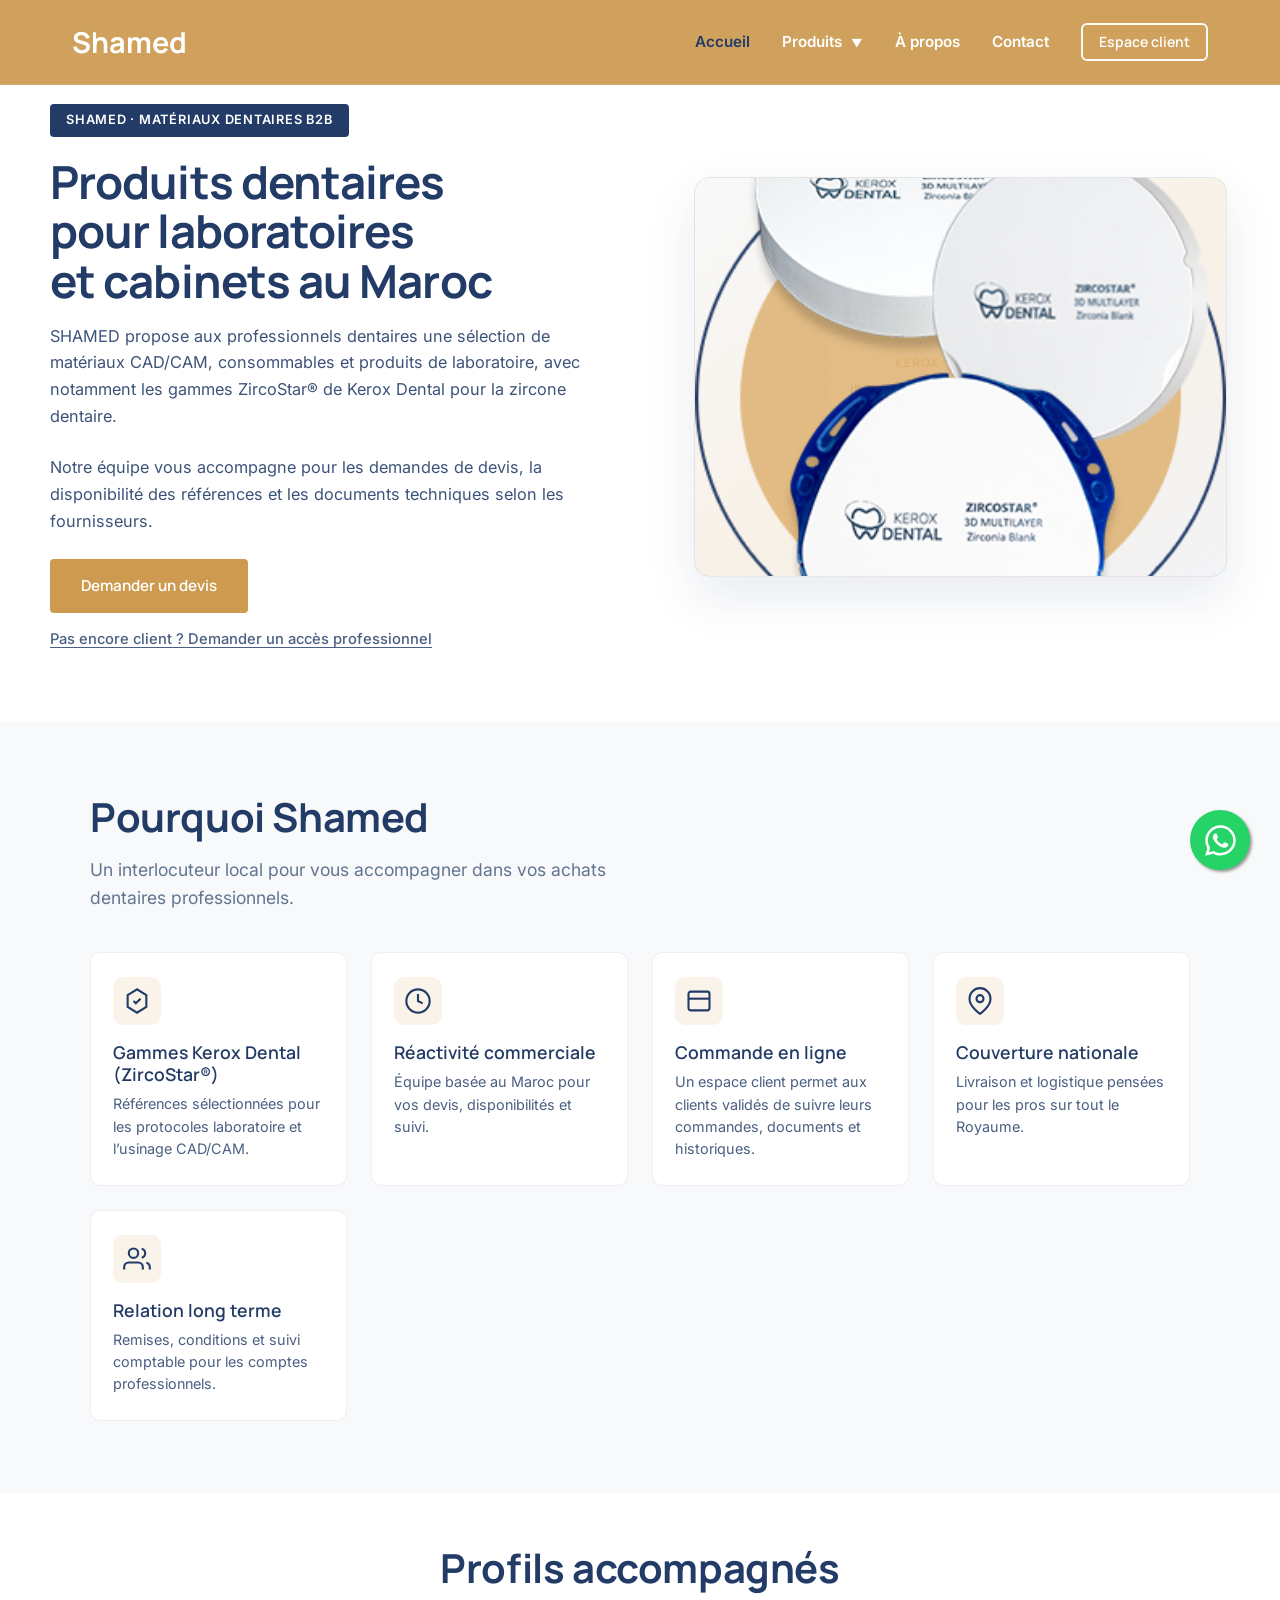
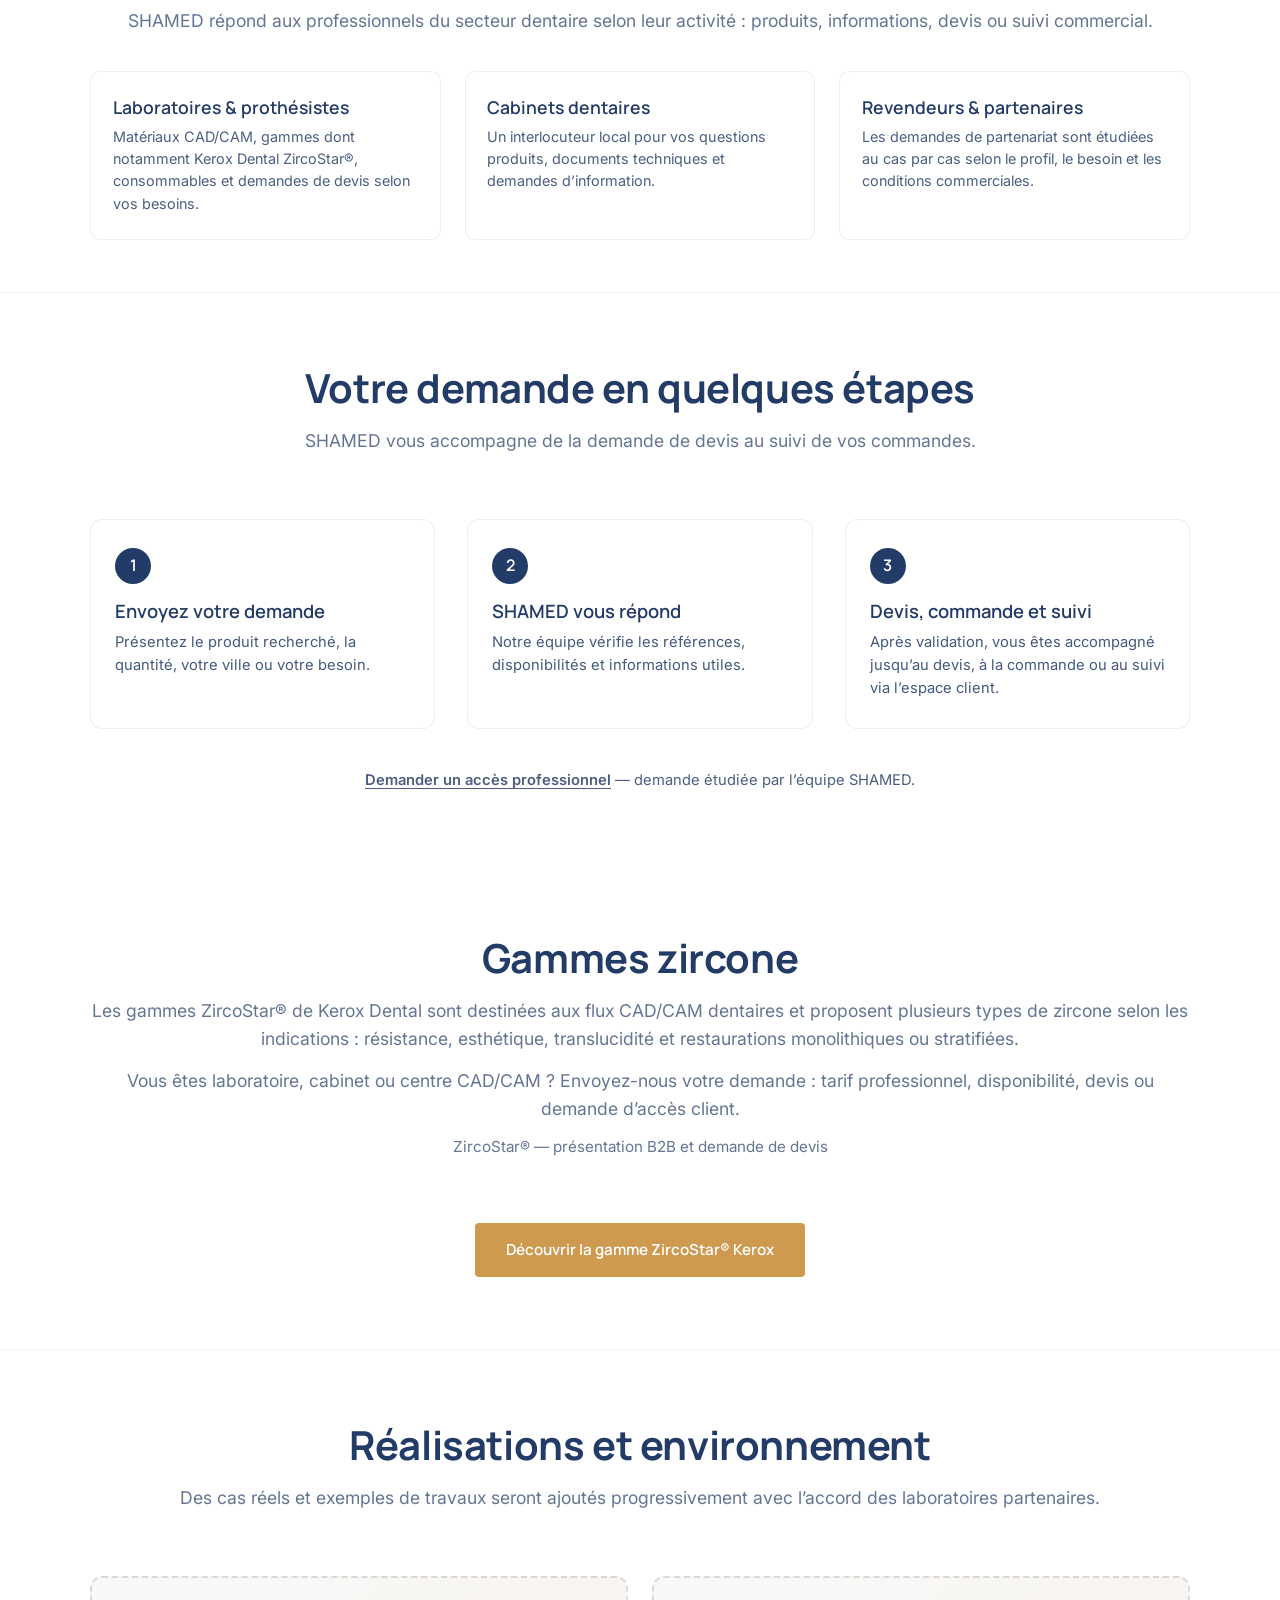
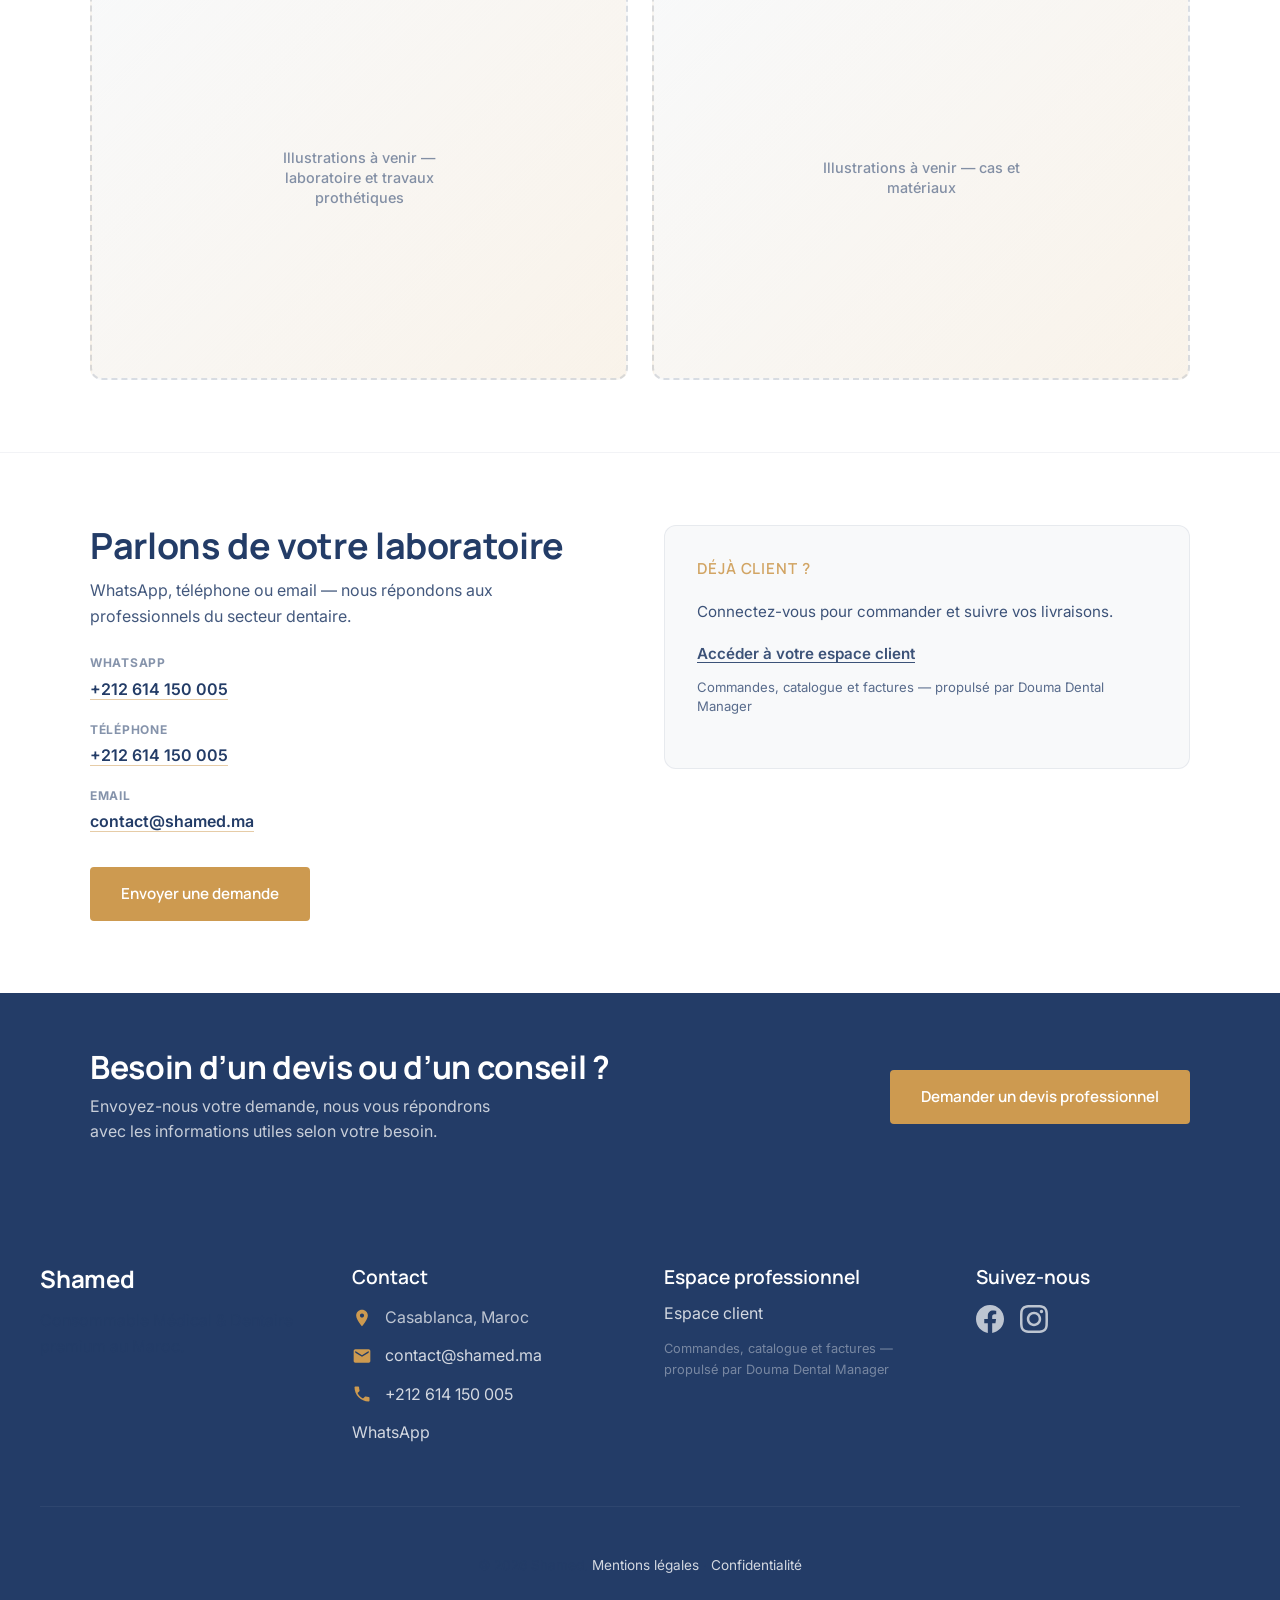
<file: index.html>
<!DOCTYPE html>
<html lang="fr">
<head>
    <meta charset="UTF-8">
    <meta name="viewport" content="width=device-width, initial-scale=1.0">
    <title>SHAMED — Consommables et matériaux dentaires professionnels au Maroc</title>
    <link rel="preconnect" href="https://fonts.googleapis.com">
    <link rel="preconnect" href="https://fonts.gstatic.com" crossorigin>
    <link href="https://fonts.googleapis.com/css2?family=Inter:wght@300;400;500;600&family=Manrope:wght@500;600;700&display=swap" rel="stylesheet">
    <link rel="stylesheet" href="styles.css">
    <meta name="description" content="SHAMED accompagne les laboratoires dentaires et professionnels au Maroc avec des matériaux CAD/CAM, consommables dentaires, devis professionnels et espace client en ligne.">
    <meta property="og:title" content="SHAMED — Matériaux dentaires professionnels au Maroc">
    <meta property="og:description" content="Matériaux CAD/CAM, consommables dentaires et gammes Kerox Dental ZircoStar® : devis, disponibilité et espace client professionnel.">
    <meta property="og:type" content="website">
    <meta property="og:url" content="https://www.shamed.ma/">
    <meta property="og:image" content="https://www.shamed.ma/images/our-products-zirconia.png">
    <meta property="og:locale" content="fr_MA">
</head>
<body>
    <a href="#main" class="skip-link">Aller au contenu</a>

    <nav id="navbar" class="glass-nav">
        <div class="nav-container">
            <div class="logo">
                <a href="index.html"><span class="logo-accent">S</span>hamed</a>
            </div>
            <ul class="nav-links">
                <li><a href="index.html" class="active">Accueil</a></li>
                <li class="nav-item">
                    <a href="#produits">Produits <span class="dropdown-arrow">▼</span></a>
                    <div class="dropdown">
                        <a href="zircone.html">Comparatif zircone</a>
                        <a href="zircostar.html">Présentation ZircoStar</a>
                        <a href="pmma.html">PMMA</a>
                        <a href="resine-3d.html">Résines 3D</a>
                        <a href="consommables.html">Consommables Divers</a>
                    </div>
                </li>
                <li><a href="a-propos.html">À propos</a></li>
                <li><a href="contact.html">Contact</a></li>
                <li><a href="https://erp.shamed.ma/login?utm_source=shamed.ma&utm_medium=cta" class="nav-erp-link" target="_blank" rel="noopener noreferrer">Espace client</a></li>
            </ul>
            <button class="nav-toggle" type="button" aria-label="Ouvrir le menu" aria-expanded="false">
                <span></span><span></span><span></span>
            </button>
        </div>
    </nav>
    <div class="mobile-menu" id="mobileMenu">
        <ul>
            <li><a href="index.html">Accueil</a></li>
            <li><a href="zircone.html">Comparatif zircone</a></li>
            <li><a href="zircostar.html">Présentation ZircoStar</a></li>
            <li><a href="pmma.html">PMMA</a></li>
            <li><a href="resine-3d.html">Résines 3D</a></li>
            <li><a href="consommables.html">Consommables Divers</a></li>
            <li><a href="a-propos.html">À propos</a></li>
            <li><a href="contact.html">Contact</a></li>
            <li><a href="https://erp.shamed.ma/login?utm_source=shamed.ma&utm_medium=cta" target="_blank" rel="noopener noreferrer">Espace client</a></li>
        </ul>
    </div>

    <!-- ========== 1. HERO (conversion B2B) ========== -->
    <header id="main" class="hero-section hero-b2b hero-b2b--split">
        <div class="hero-b2b-inner fade-in">
            <div class="hero-b2b-text">
                <p class="hero-eyebrow">SHAMED · Matériaux dentaires B2B</p>
                <h1>Produits dentaires pour laboratoires<br>et cabinets au Maroc</h1>
                <p class="hero-subtitle">SHAMED propose aux professionnels dentaires une sélection de matériaux CAD/CAM, consommables et produits de laboratoire, avec notamment les gammes ZircoStar® de Kerox Dental pour la zircone dentaire.</p>
                <p class="hero-subtitle" style="margin-top: 0.75rem;">Notre équipe vous accompagne pour les demandes de devis, la disponibilité des références et les documents techniques selon les fournisseurs.</p>
                <div class="hero-actions">
                    <a href="contact.html" class="btn-primary">Demander un devis</a>
                </div>
                <p class="hero-secondary-cta">
                    <a href="contact.html#formulaire-contact">Pas encore client ? Demander un accès professionnel</a>
                </p>
            </div>
            <div class="hero-visual-wrap">
                <figure class="hero-visual" role="presentation">
                    <img
                        src="images/our-products-zirconia.png"
                        alt="Gamme zircone Kerox — blocs pour laboratoire dentaire"
                        class="hero-visual-img"
                        width="640"
                        height="480"
                        loading="eager"
                        fetchpriority="high"
                        onerror="this.remove();"
                    >
                    <div class="hero-visual-fallback" aria-hidden="true">
                        <span class="hero-visual-fallback-inner">
                            <span class="hero-visual-fallback-kicker">Kerox · Zircostar</span>
                            <span class="hero-visual-fallback-text">Illustration produit ou laboratoire</span>
                        </span>
                    </div>
                </figure>
            </div>
        </div>
    </header>

    <!-- ========== 2. POURQUOI SHAMED ========== -->
    <section id="pourquoi" class="home-section home-why fade-in">
        <div class="home-inner">
            <div class="section-header section-header--left">
                <h2>Pourquoi Shamed</h2>
                <p>Un interlocuteur local pour vous accompagner dans vos achats dentaires professionnels.</p>
            </div>
            <ul class="why-grid">
                <li class="why-item">
                    <span class="why-icon" aria-hidden="true">
                        <svg viewBox="0 0 24 24" width="28" height="28" fill="none" stroke="currentColor" stroke-width="1.8"><path d="M12 2L4 7v10l8 5 8-5V7l-8-5z"/><path d="M9 12l2 2 4-4"/></svg>
                    </span>
                    <h3>Gammes Kerox Dental (ZircoStar®)</h3>
                    <p>Références sélectionnées pour les protocoles laboratoire et l’usinage CAD/CAM.</p>
                </li>
                <li class="why-item">
                    <span class="why-icon" aria-hidden="true">
                        <svg viewBox="0 0 24 24" width="28" height="28" fill="none" stroke="currentColor" stroke-width="1.8"><circle cx="12" cy="12" r="10"/><path d="M12 6v6l4 2"/></svg>
                    </span>
                    <h3>Réactivité commerciale</h3>
                    <p>Équipe basée au Maroc pour vos devis, disponibilités et suivi.</p>
                </li>
                <li class="why-item">
                    <span class="why-icon" aria-hidden="true">
                        <svg viewBox="0 0 24 24" width="28" height="28" fill="none" stroke="currentColor" stroke-width="1.8"><rect x="3" y="4" width="18" height="16" rx="2"/><path d="M3 10h18"/></svg>
                    </span>
                    <h3>Commande en ligne</h3>
                    <p>Un espace client permet aux clients validés de suivre leurs commandes, documents et historiques.</p>
                </li>
                <li class="why-item">
                    <span class="why-icon" aria-hidden="true">
                        <svg viewBox="0 0 24 24" width="28" height="28" fill="none" stroke="currentColor" stroke-width="1.8"><path d="M21 10c0 7-9 13-9 13S3 17 3 10a9 9 0 1118 0z"/><circle cx="12" cy="10" r="3"/></svg>
                    </span>
                    <h3>Couverture nationale</h3>
                    <p>Livraison et logistique pensées pour les pros sur tout le Royaume.</p>
                </li>
                <li class="why-item">
                    <span class="why-icon" aria-hidden="true">
                        <svg viewBox="0 0 24 24" width="28" height="28" fill="none" stroke="currentColor" stroke-width="1.8"><path d="M17 21v-2a4 4 0 00-4-4H5a4 4 0 00-4 4v2"/><circle cx="9" cy="7" r="4"/><path d="M23 21v-2a4 4 0 00-3-3.87M16 3.13a4 4 0 010 7.75"/></svg>
                    </span>
                    <h3>Relation long terme</h3>
                    <p>Remises, conditions et suivi comptable pour les comptes professionnels.</p>
                </li>
            </ul>
        </div>
    </section>

    <!-- ========== 2a. PROFILS ACCOMPAGNÉS ========== -->
    <section id="profils-accompagnes" class="home-section home-profils fade-in" aria-labelledby="profils-accompagnes-title">
        <div class="home-inner">
            <div class="section-header" style="margin-bottom: 2.25rem;">
                <h2 id="profils-accompagnes-title">Profils accompagnés</h2>
                <p>SHAMED répond aux professionnels du secteur dentaire selon leur activité : produits, informations, devis ou suivi commercial.</p>
            </div>
            <ul class="why-grid" role="list">
                <li class="why-item">
                    <h3>Laboratoires &amp; prothésistes</h3>
                    <p>Matériaux CAD/CAM, gammes dont notamment Kerox Dental ZircoStar®, consommables et demandes de devis selon vos besoins.</p>
                </li>
                <li class="why-item">
                    <h3>Cabinets dentaires</h3>
                    <p>Un interlocuteur local pour vos questions produits, documents techniques et demandes d’information.</p>
                </li>
                <li class="why-item">
                    <h3>Revendeurs &amp; partenaires</h3>
                    <p>Les demandes de partenariat sont étudiées au cas par cas selon le profil, le besoin et les conditions commerciales.</p>
                </li>
            </ul>
        </div>
    </section>

    <!-- ========== 2b. DEVENIR CLIENT ========== -->
    <section id="devenir-client" class="home-section home-devenir fade-in">
        <div class="home-inner">
            <div class="section-header">
                <h2>Votre demande en quelques étapes</h2>
                <p>SHAMED vous accompagne de la demande de devis au suivi de vos commandes.</p>
            </div>
            <ol class="steps-3 steps-3--devenir">
                <li class="steps-3-item">
                    <span class="steps-3-num">1</span>
                    <h3>Envoyez votre demande</h3>
                    <p>Présentez le produit recherché, la quantité, votre ville ou votre besoin.</p>
                </li>
                <li class="steps-3-item">
                    <span class="steps-3-num">2</span>
                    <h3>SHAMED vous répond</h3>
                    <p>Notre équipe vérifie les références, disponibilités et informations utiles.</p>
                </li>
                <li class="steps-3-item">
                    <span class="steps-3-num">3</span>
                    <h3>Devis, commande et suivi</h3>
                    <p>Après validation, vous êtes accompagné jusqu’au devis, à la commande ou au suivi via l’espace client.</p>
                </li>
            </ol>
            <div class="steps-3-cta" style="margin-top: 1.25rem;">
                <p style="margin: 0; font-size: 0.92rem; opacity: 0.82; line-height: 1.5;"><a href="contact.html#formulaire-contact" style="color: var(--clr-navy); font-weight: 600; text-decoration: underline; text-underline-offset: 3px;">Demander un accès professionnel</a> — demande étudiée par l’équipe SHAMED.</p>
            </div>
        </div>
    </section>

    <!-- ========== 3. Gammes zircone (renvoi zircone.html) ========== -->
    <section id="produits" class="home-section home-products-b2b fade-in">
        <div class="home-inner">
            <div class="section-header">
                <h2>Gammes zircone</h2>
                <p>Les gammes ZircoStar® de Kerox Dental sont destinées aux flux CAD/CAM dentaires et proposent plusieurs types de zircone selon les indications : résistance, esthétique, translucidité et restaurations monolithiques ou stratifiées.</p>
                <p style="margin-top: 0.85rem;">Vous êtes laboratoire, cabinet ou centre CAD/CAM ? Envoyez-nous votre demande : tarif professionnel, disponibilité, devis ou demande d’accès client.</p>
                <p style="margin-top: 0.75rem; font-size: 0.95rem;"><a href="zircostar.html">ZircoStar® — présentation B2B et demande de devis</a></p>
            </div>
            <div class="steps-3-cta" style="margin-top: 0.25rem;">
                <a href="zircone.html" class="btn-primary">Découvrir la gamme ZircoStar® Kerox</a>
            </div>
        </div>
    </section>

    <!-- ========== 4. RÉSULTATS (placeholders) ========== -->
    <section id="resultats" class="home-section home-results fade-in">
        <div class="home-inner">
            <div class="section-header">
                <h2>Réalisations et environnement</h2>
                <p>Des cas réels et exemples de travaux seront ajoutés progressivement avec l’accord des laboratoires partenaires.</p>
            </div>
            <div class="results-grid">
                <div class="result-placeholder">
                    <span class="result-placeholder-label">Illustrations à venir — laboratoire et travaux prothétiques</span>
                </div>
                <div class="result-placeholder">
                    <span class="result-placeholder-label">Illustrations à venir — cas et matériaux</span>
                </div>
            </div>
        </div>
    </section>

    <!-- ========== 5. CONTACT ========== -->
    <section id="contact-pro" class="home-section home-contact-block fade-in">
        <div class="home-inner home-contact-inner">
            <div class="home-contact-text">
                <h2>Parlons de votre laboratoire</h2>
                <p>WhatsApp, téléphone ou email — nous répondons aux professionnels du secteur dentaire.</p>
                <ul class="home-contact-list">
                    <li>
                        <strong>WhatsApp</strong>
                        <a href="https://wa.me/212614150005" target="_blank" rel="noopener">+212 614 150 005</a>
                    </li>
                    <li>
                        <strong>Téléphone</strong>
                        <a href="tel:+212614150005">+212 614 150 005</a>
                    </li>
                    <li>
                        <strong>Email</strong>
                        <a href="mailto:contact@shamed.ma">contact@shamed.ma</a>
                    </li>
                </ul>
                <a href="contact.html" class="btn-primary home-contact-main-cta">Envoyer une demande</a>
            </div>
            <div class="home-contact-aside">
                <p class="home-contact-aside-title">Déjà client ?</p>
                <p>Connectez-vous pour commander et suivre vos livraisons.</p>
                <p style="margin: 0 0 0.5rem 0;"><a href="https://erp.shamed.ma/login?utm_source=shamed.ma&utm_medium=cta" target="_blank" rel="noopener noreferrer" style="color: var(--clr-navy); font-weight: 600; text-decoration: underline; text-underline-offset: 3px;">Accéder à votre espace client</a></p>
                <p style="margin-top: 0.75rem; font-size: 0.82rem; opacity: 0.75; line-height: 1.45;">Commandes, catalogue et factures — propulsé par Douma Dental Manager</p>
            </div>
        </div>
    </section>

    <!-- ========== BONUS : CTA final ========== -->
    <section class="home-final-cta fade-in" aria-label="Appel à l'action">
        <div class="home-inner home-final-cta-inner">
            <div>
                <h2 class="home-final-cta-title">Besoin d’un devis ou d’un conseil ?</h2>
                <p class="home-final-cta-sub">Envoyez-nous votre demande, nous vous répondrons avec les informations utiles selon votre besoin.</p>
            </div>
            <div class="home-final-cta-btns">
                <a href="contact.html" class="btn-primary">Demander un devis professionnel</a>
            </div>
        </div>
    </section>

    <a href="https://wa.me/212614150005" class="whatsapp-float" target="_blank" aria-label="Contact WhatsApp">
        <svg class="whatsapp-icon" viewBox="0 0 448 512"><path d="M380.9 97.1C339 55.1 283.2 32 223.9 32c-122.4 0-222 99.6-222 222 0 39.1 10.2 77.3 29.6 111L0 480l117.7-30.9c32.4 17.7 68.9 27 106.1 27h.1c122.3 0 224.1-99.6 224.1-222 0-59.3-25.2-115-67.1-157zm-157 341.6c-33.2 0-65.7-8.9-94-25.7l-6.7-4-69.8 18.3L72 359.2l-4.4-7c-18.5-29.4-28.2-63.3-28.2-98.2 0-101.7 82.8-184.5 184.6-184.5 49.3 0 95.6 19.2 130.4 54.1 34.8 34.9 56.2 81.2 56.1 130.5 0 101.8-84.9 184.6-186.6 184.6zm101.2-138.2c-5.5-2.8-32.8-16.2-37.9-18-5.1-1.9-8.8-2.8-12.5 2.8-3.7 5.6-14.3 18-17.6 21.8-3.2 3.7-6.5 4.2-12 1.4-5.5-2.8-23.2-8.5-44.2-27.1-16.4-14.6-27.4-32.6-30.6-38.1-3.2-5.5-.3-8.5 2.5-11.2 2.5-2.5 5.5-6.5 8.3-9.7 2.8-3.2 3.7-5.5 5.5-9.2 1.9-3.7.9-6.9-.5-9.7-1.4-2.8-12.5-30.1-17.1-41.2-4.5-10.8-9.1-9.3-12.5-9.5-3.2-.2-6.9-.2-10.6-.2-3.7 0-9.7 1.4-14.8 6.9-5.1 5.6-19.4 19-19.4 46.3 0 27.3 19.9 53.7 22.6 57.4 2.8 3.7 39.1 59.7 94.8 83.8 13.2 5.8 23.5 9.2 31.5 11.8 13.3 4.2 25.4 3.6 35 2.2 10.7-1.6 32.8-13.4 37.4-26.4 4.6-13 4.6-24.1 3.2-26.4-1.3-2.5-5-3.9-10.5-6.6z"/></svg>
    </a>

    <footer id="contact" class="footer">
        <div class="footer-container">
            <div class="footer-brand">
                <h2>Shamed</h2>
                <p>Consommable Médical &amp; Dentaire premium au Maroc.</p>
            </div>
            <div class="footer-links">
                <h3>Contact</h3>
                <p><svg class="footer-icon" viewBox="0 0 24 24"><path d="M12 2C8.13 2 5 5.13 5 9c0 5.25 7 13 7 13s7-7.75 7-13c0-3.87-3.13-7-7-7zm0 9.5c-1.38 0-2.5-1.12-2.5-2.5s1.12-2.5 2.5-2.5 2.5 1.12 2.5 2.5-1.12 2.5-2.5 2.5z"/></svg> Casablanca, Maroc</p>
                <p><svg class="footer-icon" viewBox="0 0 24 24"><path d="M20 4H4c-1.1 0-1.99.9-1.99 2L2 18c0 1.1.9 2 2 2h16c1.1 0 2-.9 2-2V6c0-1.1-.9-2-2-2zm0 4l-8 5-8-5V6l8 5 8-5v2z"/></svg> <a href="mailto:contact@shamed.ma">contact@shamed.ma</a></p>
                <p><svg class="footer-icon" viewBox="0 0 24 24"><path d="M6.62 10.79c1.44 2.83 3.76 5.14 6.59 6.59l2.2-2.2c.27-.27.67-.36 1.02-.24 1.12.37 2.33.57 3.57.57.55 0 1 .45 1 1V20c0 .55-.45 1-1 1-9.39 0-17-7.61-17-17 0-.55.45-1 1-1h3.5c.55 0 1 .45 1 1 0 1.25.2 2.45.57 3.57.11.35.03.74-.25 1.02l-2.2 2.2z"/></svg> <a href="tel:+212614150005">+212 614 150 005</a></p>
                <p><a href="https://wa.me/212614150005" target="_blank" rel="noopener">WhatsApp</a></p>
            </div>
            <div class="footer-links footer-erp">
                <h3>Espace professionnel</h3>
                <p><a href="https://erp.shamed.ma/login?utm_source=shamed.ma&utm_medium=cta" target="_blank" rel="noopener noreferrer">Espace client</a></p>
                <p class="footer-erp-hint">Commandes, catalogue et factures — propulsé par Douma Dental Manager</p>
            </div>
            <div class="footer-social">
                <h3>Suivez-nous</h3>
                <div class="social-links">
                    <a href="https://www.facebook.com/shamed.ma" target="_blank" rel="noopener noreferrer" aria-label="Facebook Shamed">
                        <svg class="social-icon" viewBox="0 0 24 24"><path d="M24 12.073c0-6.627-5.373-12-12-12s-12 5.373-12 12c0 5.99 4.388 10.954 10.125 11.854v-8.385H7.078v-3.47h3.047V9.43c0-3.007 1.792-4.669 4.533-4.669 1.312 0 2.686.235 2.686.235v2.953H15.83c-1.491 0-1.956.925-1.956 1.874v2.25h3.328l-.532 3.47h-2.796v8.385C19.612 23.027 24 18.062 24 12.073z"/></svg>
                    </a>
                    <a href="https://www.instagram.com/shamed.ma" target="_blank" rel="noopener noreferrer" aria-label="Instagram Shamed">
                        <svg class="social-icon" viewBox="0 0 24 24"><path d="M12 2.163c3.204 0 3.584.012 4.85.07 3.252.148 4.771 1.691 4.919 4.919.058 1.265.069 1.645.069 4.849 0 3.205-.012 3.584-.069 4.849-.149 3.225-1.664 4.771-4.919 4.919-1.266.058-1.644.07-4.85.07-3.204 0-3.584-.012-4.849-.07-3.26-.149-4.771-1.699-4.919-4.92-.058-1.265-.07-1.644-.07-4.849 0-3.204.013-3.583.07-4.849.149-3.227 1.664-4.771 4.919-4.919 1.266-.057 1.645-.069 4.849-.069zm0-2.163c-3.259 0-3.667.014-4.947.072-4.358.2-6.78 2.618-6.98 6.98-.059 1.281-.073 1.689-.073 4.948 0 3.259.014 3.668.072 4.948.2 4.358 2.618 6.78 6.98 6.98 1.281.058 1.689.072 4.948.072 3.259 0 3.668-.014 4.948-.072 4.354-.2 6.782-2.618 6.979-6.98.059-1.28.073-1.689.073-4.948 0-3.259-.014-3.667-.072-4.947-.196-4.354-2.617-6.78-6.979-6.98-1.281-.059-1.69-.073-4.949-.073zm0 5.838c-3.403 0-6.162 2.759-6.162 6.162s2.759 6.163 6.162 6.163 6.162-2.759 6.162-6.163c0-3.403-2.759-6.162-6.162-6.162zm0 10.162c-2.209 0-4-1.79-4-4 0-2.209 1.791-4 4-4s4 1.791 4 4c0 2.21-1.791 4-4 4zm6.406-11.845c-.796 0-1.441.645-1.441 1.44s.645 1.44 1.441 1.44c.795 0 1.439-.645 1.439-1.44s-.644-1.44-1.439-1.44z"/></svg>
                    </a>
                </div>
            </div>
        </div>
        <div class="footer-bottom">
            <p>&copy; 2026 Shamed. <a href="mentions-legales.html">Mentions légales</a> · <a href="politique-confidentialite.html" title="Politique de confidentialité — SHAMED">Confidentialité</a></p>
        </div>
    </footer>

    <script src="script.js"></script>
</body>
</html>
</file>
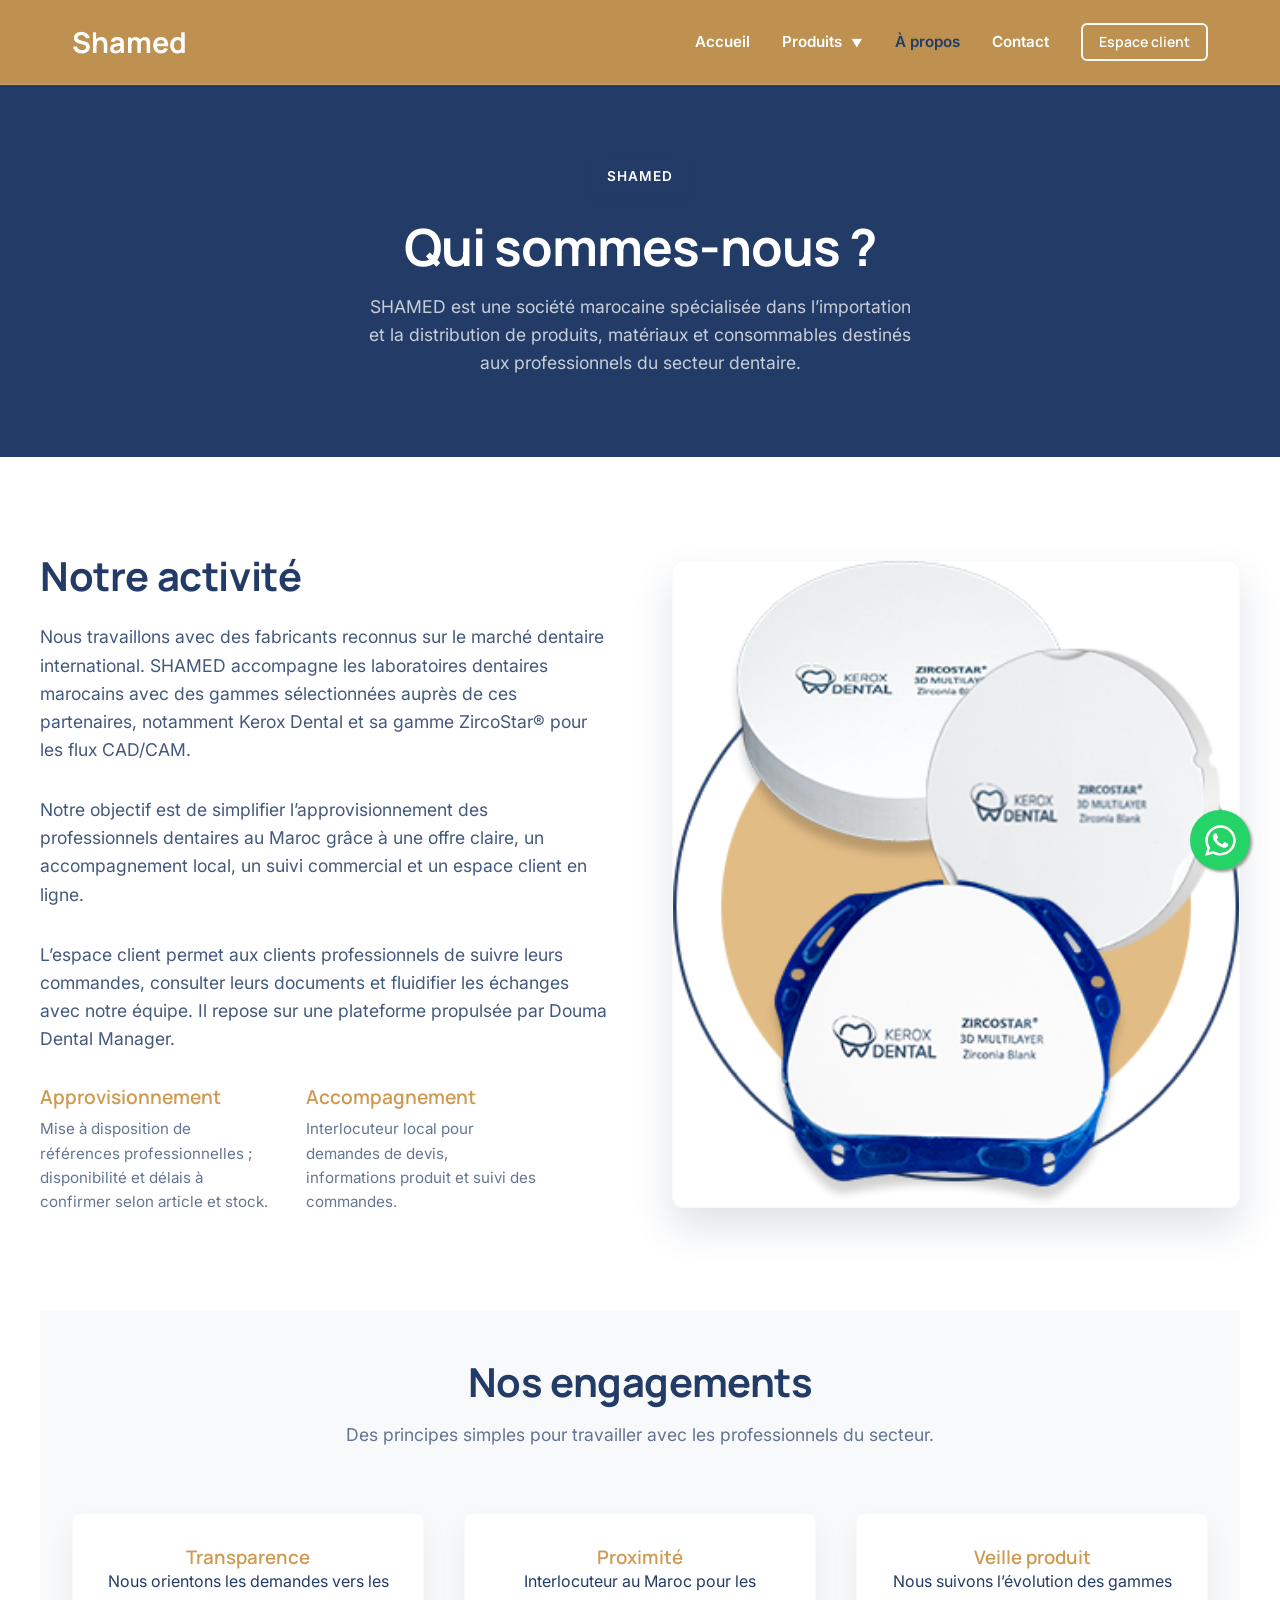
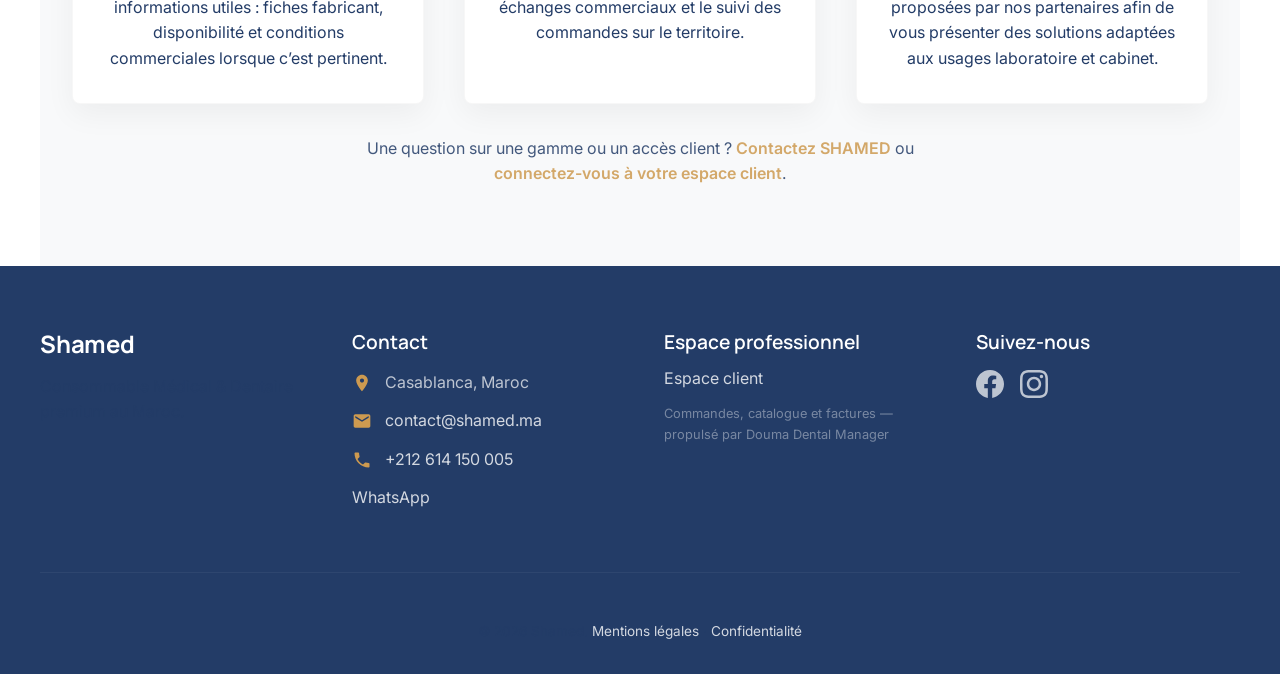
<file: a-propos.html>
<!DOCTYPE html>
<html lang="fr">
<head>
    <meta charset="UTF-8">
    <meta name="viewport" content="width=device-width, initial-scale=1.0">
    <title>À propos | SHAMED — Fournisseur dentaire B2B au Maroc</title>
    <meta name="description" content="SHAMED est une société marocaine spécialisée dans la distribution de produits dentaires pour les professionnels : matériaux CAD/CAM, consommables et espace client SHAMED.">
    <meta property="og:title" content="À propos | SHAMED — Professionnels dentaires Maroc">
    <meta property="og:description" content="Importation et distribution pour laboratoires et cabinets. Gammes sélectionnées, accompagnement local et commande en ligne.">
    <meta property="og:type" content="website">
    <meta property="og:url" content="https://www.shamed.ma/a-propos.html">
    <meta property="og:locale" content="fr_MA">
    <link rel="preconnect" href="https://fonts.googleapis.com">
    <link rel="preconnect" href="https://fonts.gstatic.com" crossorigin>
    <link rel="stylesheet" href="styles.css">
    <link href="https://fonts.googleapis.com/css2?family=Inter:wght@300;400;500;600&family=Manrope:wght@500;600;700&display=swap" rel="stylesheet">
</head>
<body>
    <a href="#main" class="skip-link">Aller au contenu</a>
    <!-- Navigation (Glasseffect) -->
    <nav id="navbar" class="glass-nav">
        <div class="nav-container">
            <div class="logo">
                <a href="index.html"><span class="logo-accent">S</span>hamed</a>
            </div>
            <ul class="nav-links">
                <li><a href="index.html">Accueil</a></li>
                <li class="nav-item">
                    <a href="index.html#produits">Produits <span class="dropdown-arrow">▼</span></a>
                    <div class="dropdown">
                        <a href="zircone.html">Comparatif zircone</a>
                        <a href="zircostar.html">Présentation ZircoStar</a>
                        <a href="pmma.html">PMMA</a>
                        <a href="resine-3d.html">Résines 3D</a>
                        <a href="consommables.html">Consommables Divers</a>
                    </div>
                </li>
                <li><a href="a-propos.html" class="active">À propos</a></li>
                <li><a href="contact.html">Contact</a></li>
                <li><a href="https://erp.shamed.ma/login?utm_source=shamed.ma&utm_medium=cta" class="nav-erp-link" target="_blank" rel="noopener noreferrer">Espace client</a></li>
            </ul>
            <button class="nav-toggle" type="button" aria-label="Ouvrir le menu" aria-expanded="false">
                <span></span><span></span><span></span>
            </button>
        </div>
    </nav>
    <div class="mobile-menu" id="mobileMenu">
        <ul>
            <li><a href="index.html">Accueil</a></li>
            <li><a href="zircone.html">Comparatif zircone</a></li>
            <li><a href="zircostar.html">Présentation ZircoStar</a></li>
            <li><a href="pmma.html">PMMA</a></li>
            <li><a href="resine-3d.html">Résines 3D</a></li>
            <li><a href="consommables.html">Consommables Divers</a></li>
            <li><a href="a-propos.html">À propos</a></li>
            <li><a href="contact.html">Contact</a></li>
            <li><a href="https://erp.shamed.ma/login?utm_source=shamed.ma&utm_medium=cta" target="_blank" rel="noopener noreferrer">Espace client</a></li>
        </ul>
    </div>

    <!-- Page Hero -->
    <header id="main" class="page-hero">
        <div class="page-hero-content fade-in">
            <div class="subtitle-slogan">SHAMED</div>
            <h1>Qui sommes-nous ?</h1>
            <p>SHAMED est une société marocaine spécialisée dans l’importation et la distribution de produits, matériaux et consommables destinés aux professionnels du secteur dentaire.</p>
        </div>
    </header>

    <!-- Main About Content -->
    <section class="about-section" style="background-color: var(--clr-white); color: var(--clr-navy);">
        <div class="about-container fade-in">
            <div class="about-text">
                <h2 style="color: var(--clr-navy);">Notre activité</h2>
                <p style="color: var(--clr-navy); opacity: 0.85;">Nous travaillons avec des fabricants reconnus sur le marché dentaire international. SHAMED accompagne les laboratoires dentaires marocains avec des gammes sélectionnées auprès de ces partenaires, notamment Kerox Dental et sa gamme ZircoStar® pour les flux CAD/CAM.</p>
                <p style="color: var(--clr-navy); opacity: 0.85; margin-top: 1rem;">Notre objectif est de simplifier l’approvisionnement des professionnels dentaires au Maroc grâce à une offre claire, un accompagnement local, un suivi commercial et un espace client en ligne.</p>
                <p style="color: var(--clr-navy); opacity: 0.85; margin-top: 1rem;">L’espace client permet aux clients professionnels de suivre leurs commandes, consulter leurs documents et fluidifier les échanges avec notre équipe. Il repose sur une plateforme propulsée par Douma Dental Manager.</p>
                <div class="stats-grid">
                    <div class="stat-item">
                        <h4 style="color: var(--clr-copper);">Approvisionnement</h4>
                        <p style="color: var(--clr-navy); opacity: 0.7;">Mise à disposition de références professionnelles ; disponibilité et délais à confirmer selon article et stock.</p>
                    </div>

                    <div class="stat-item">
                        <h4 style="color: var(--clr-copper);">Accompagnement</h4>
                        <p style="color: var(--clr-navy); opacity: 0.7;">Interlocuteur local pour demandes de devis, informations produit et suivi des commandes.</p>
                    </div>
                </div>
            </div>
            <img src="images/our-products-zirconia.png" alt="Illustration de gammes produits dentaires professionnels" class="about-image" loading="lazy">
        </div>
    </section>

    <!-- Company Values -->
    <section class="products-section" style="background-color: var(--clr-gray-light);">
        <div class="section-header fade-in">
            <h2>Nos engagements</h2>
            <p>Des principes simples pour travailler avec les professionnels du secteur.</p>
        </div>
        <div class="product-grid" style="grid-template-columns: repeat(auto-fit, minmax(280px, 1fr));">
            <div class="product-card fade-in" style="padding: 2rem; background: white; text-align: center;">
                <h3 style="color: var(--clr-copper);">Transparence</h3>
                <p>Nous orientons les demandes vers les informations utiles : fiches fabricant, disponibilité et conditions commerciales lorsque c’est pertinent.</p>
            </div>
            <div class="product-card fade-in delay-1" style="padding: 2rem; background: white; text-align: center;">
                <h3 style="color: var(--clr-copper);">Proximité</h3>
                <p>Interlocuteur au Maroc pour les échanges commerciaux et le suivi des commandes sur le territoire.</p>
            </div>
            <div class="product-card fade-in delay-2" style="padding: 2rem; background: white; text-align: center;">
                <h3 style="color: var(--clr-copper);">Veille produit</h3>
                <p>Nous suivons l’évolution des gammes proposées par nos partenaires afin de vous présenter des solutions adaptées aux usages laboratoire et cabinet.</p>
            </div>
        </div>
        <p style="text-align: center; max-width: 640px; margin: 2rem auto 0; padding: 0 1.5rem; color: var(--clr-navy); opacity: 0.85; line-height: 1.55;">Une question sur une gamme ou un accès client ? <a href="contact.html" style="color: var(--clr-copper); font-weight: 600;">Contactez SHAMED</a> ou <a href="https://erp.shamed.ma/login?utm_source=shamed.ma&utm_medium=cta" target="_blank" rel="noopener noreferrer" style="color: var(--clr-copper); font-weight: 600;">connectez-vous à votre espace client</a>.</p>
    </section>

    <!-- Floating WhatsApp -->
    <a href="https://wa.me/212614150005" class="whatsapp-float" target="_blank" aria-label="Contact WhatsApp">
        <svg class="whatsapp-icon" viewBox="0 0 448 512"><path d="M380.9 97.1C339 55.1 283.2 32 223.9 32c-122.4 0-222 99.6-222 222 0 39.1 10.2 77.3 29.6 111L0 480l117.7-30.9c32.4 17.7 68.9 27 106.1 27h.1c122.3 0 224.1-99.6 224.1-222 0-59.3-25.2-115-67.1-157zm-157 341.6c-33.2 0-65.7-8.9-94-25.7l-6.7-4-69.8 18.3L72 359.2l-4.4-7c-18.5-29.4-28.2-63.3-28.2-98.2 0-101.7 82.8-184.5 184.6-184.5 49.3 0 95.6 19.2 130.4 54.1 34.8 34.9 56.2 81.2 56.1 130.5 0 101.8-84.9 184.6-186.6 184.6zm101.2-138.2c-5.5-2.8-32.8-16.2-37.9-18-5.1-1.9-8.8-2.8-12.5 2.8-3.7 5.6-14.3 18-17.6 21.8-3.2 3.7-6.5 4.2-12 1.4-5.5-2.8-23.2-8.5-44.2-27.1-16.4-14.6-27.4-32.6-30.6-38.1-3.2-5.5-.3-8.5 2.5-11.2 2.5-2.5 5.5-6.5 8.3-9.7 2.8-3.2 3.7-5.5 5.5-9.2 1.9-3.7.9-6.9-.5-9.7-1.4-2.8-12.5-30.1-17.1-41.2-4.5-10.8-9.1-9.3-12.5-9.5-3.2-.2-6.9-.2-10.6-.2-3.7 0-9.7 1.4-14.8 6.9-5.1 5.6-19.4 19-19.4 46.3 0 27.3 19.9 53.7 22.6 57.4 2.8 3.7 39.1 59.7 94.8 83.8 13.2 5.8 23.5 9.2 31.5 11.8 13.3 4.2 25.4 3.6 35 2.2 10.7-1.6 32.8-13.4 37.4-26.4 4.6-13 4.6-24.1 3.2-26.4-1.3-2.5-5-3.9-10.5-6.6z"/></svg>
    </a>

    <!-- Footer -->
    <footer id="contact" class="footer">
        <div class="footer-container">
            <div class="footer-brand">
                <h2>Shamed</h2>
                <p>Consommable Médical &amp; Dentaire premium au Maroc.</p>
            </div>
            <div class="footer-links">
                <h3>Contact</h3>
                <p><svg class="footer-icon" viewBox="0 0 24 24"><path d="M12 2C8.13 2 5 5.13 5 9c0 5.25 7 13 7 13s7-7.75 7-13c0-3.87-3.13-7-7-7zm0 9.5c-1.38 0-2.5-1.12-2.5-2.5s1.12-2.5 2.5-2.5 2.5 1.12 2.5 2.5-1.12 2.5-2.5 2.5z"/></svg> Casablanca, Maroc</p>
                <p><svg class="footer-icon" viewBox="0 0 24 24"><path d="M20 4H4c-1.1 0-1.99.9-1.99 2L2 18c0 1.1.9 2 2 2h16c1.1 0 2-.9 2-2V6c0-1.1-.9-2-2-2zm0 4l-8 5-8-5V6l8 5 8-5v2z"/></svg> <a href="mailto:contact@shamed.ma">contact@shamed.ma</a></p>
                <p><svg class="footer-icon" viewBox="0 0 24 24"><path d="M6.62 10.79c1.44 2.83 3.76 5.14 6.59 6.59l2.2-2.2c.27-.27.67-.36 1.02-.24 1.12.37 2.33.57 3.57.57.55 0 1 .45 1 1V20c0 .55-.45 1-1 1-9.39 0-17-7.61-17-17 0-.55.45-1 1-1h3.5c.55 0 1 .45 1 1 0 1.25.2 2.45.57 3.57.11.35.03.74-.25 1.02l-2.2 2.2z"/></svg> <a href="tel:+212614150005">+212 614 150 005</a></p>
                <p><a href="https://wa.me/212614150005" target="_blank" rel="noopener">WhatsApp</a></p>
            </div>
            <div class="footer-links footer-erp">
                <h3>Espace professionnel</h3>
                <p><a href="https://erp.shamed.ma/login?utm_source=shamed.ma&utm_medium=cta" target="_blank" rel="noopener noreferrer">Espace client</a></p>
                <p class="footer-erp-hint">Commandes, catalogue et factures — propulsé par Douma Dental Manager</p>
            </div>
            <div class="footer-social">
                <h3>Suivez-nous</h3>
                <div class="social-links">
                    <a href="https://www.facebook.com/shamed.ma" target="_blank" rel="noopener noreferrer" aria-label="Facebook Shamed">
                        <svg class="social-icon" viewBox="0 0 24 24"><path d="M24 12.073c0-6.627-5.373-12-12-12s-12 5.373-12 12c0 5.99 4.388 10.954 10.125 11.854v-8.385H7.078v-3.47h3.047V9.43c0-3.007 1.792-4.669 4.533-4.669 1.312 0 2.686.235 2.686.235v2.953H15.83c-1.491 0-1.956.925-1.956 1.874v2.25h3.328l-.532 3.47h-2.796v8.385C19.612 23.027 24 18.062 24 12.073z"/></svg>
                    </a>
                    <a href="https://www.instagram.com/shamed.ma" target="_blank" rel="noopener noreferrer" aria-label="Instagram Shamed">
                        <svg class="social-icon" viewBox="0 0 24 24"><path d="M12 2.163c3.204 0 3.584.012 4.85.07 3.252.148 4.771 1.691 4.919 4.919.058 1.265.069 1.645.069 4.849 0 3.205-.012 3.584-.069 4.849-.149 3.225-1.664 4.771-4.919 4.919-1.266.058-1.644.07-4.85.07-3.204 0-3.584-.012-4.849-.07-3.26-.149-4.771-1.699-4.919-4.92-.058-1.265-.07-1.644-.07-4.849 0-3.204.013-3.583.07-4.849.149-3.227 1.664-4.771 4.919-4.919 1.266-.057 1.645-.069 4.849-.069zm0-2.163c-3.259 0-3.667.014-4.947.072-4.358.2-6.78 2.618-6.98 6.98-.059 1.281-.073 1.689-.073 4.948 0 3.259.014 3.668.072 4.948.2 4.358 2.618 6.78 6.98 6.98 1.281.058 1.689.072 4.948.072 3.259 0 3.668-.014 4.948-.072 4.354-.2 6.782-2.618 6.979-6.98.059-1.28.073-1.689.073-4.948 0-3.259-.014-3.667-.072-4.947-.196-4.354-2.617-6.78-6.979-6.98-1.281-.059-1.69-.073-4.949-.073zm0 5.838c-3.403 0-6.162 2.759-6.162 6.162s2.759 6.163 6.162 6.163 6.162-2.759 6.162-6.163c0-3.403-2.759-6.162-6.162-6.162zm0 10.162c-2.209 0-4-1.79-4-4 0-2.209 1.791-4 4-4s4 1.791 4 4c0 2.21-1.791 4-4 4zm6.406-11.845c-.796 0-1.441.645-1.441 1.44s.645 1.44 1.441 1.44c.795 0 1.439-.645 1.439-1.44s-.644-1.44-1.439-1.44z"/></svg>
                    </a>
                </div>
            </div>
        </div>
        <div class="footer-bottom">
            <p>&copy; 2026 Shamed. <a href="mentions-legales.html">Mentions légales</a> · <a href="politique-confidentialite.html" title="Politique de confidentialité — SHAMED">Confidentialité</a></p>
        </div>
    </footer>

    <script src="script.js"></script>
</body>
</html>
</file>
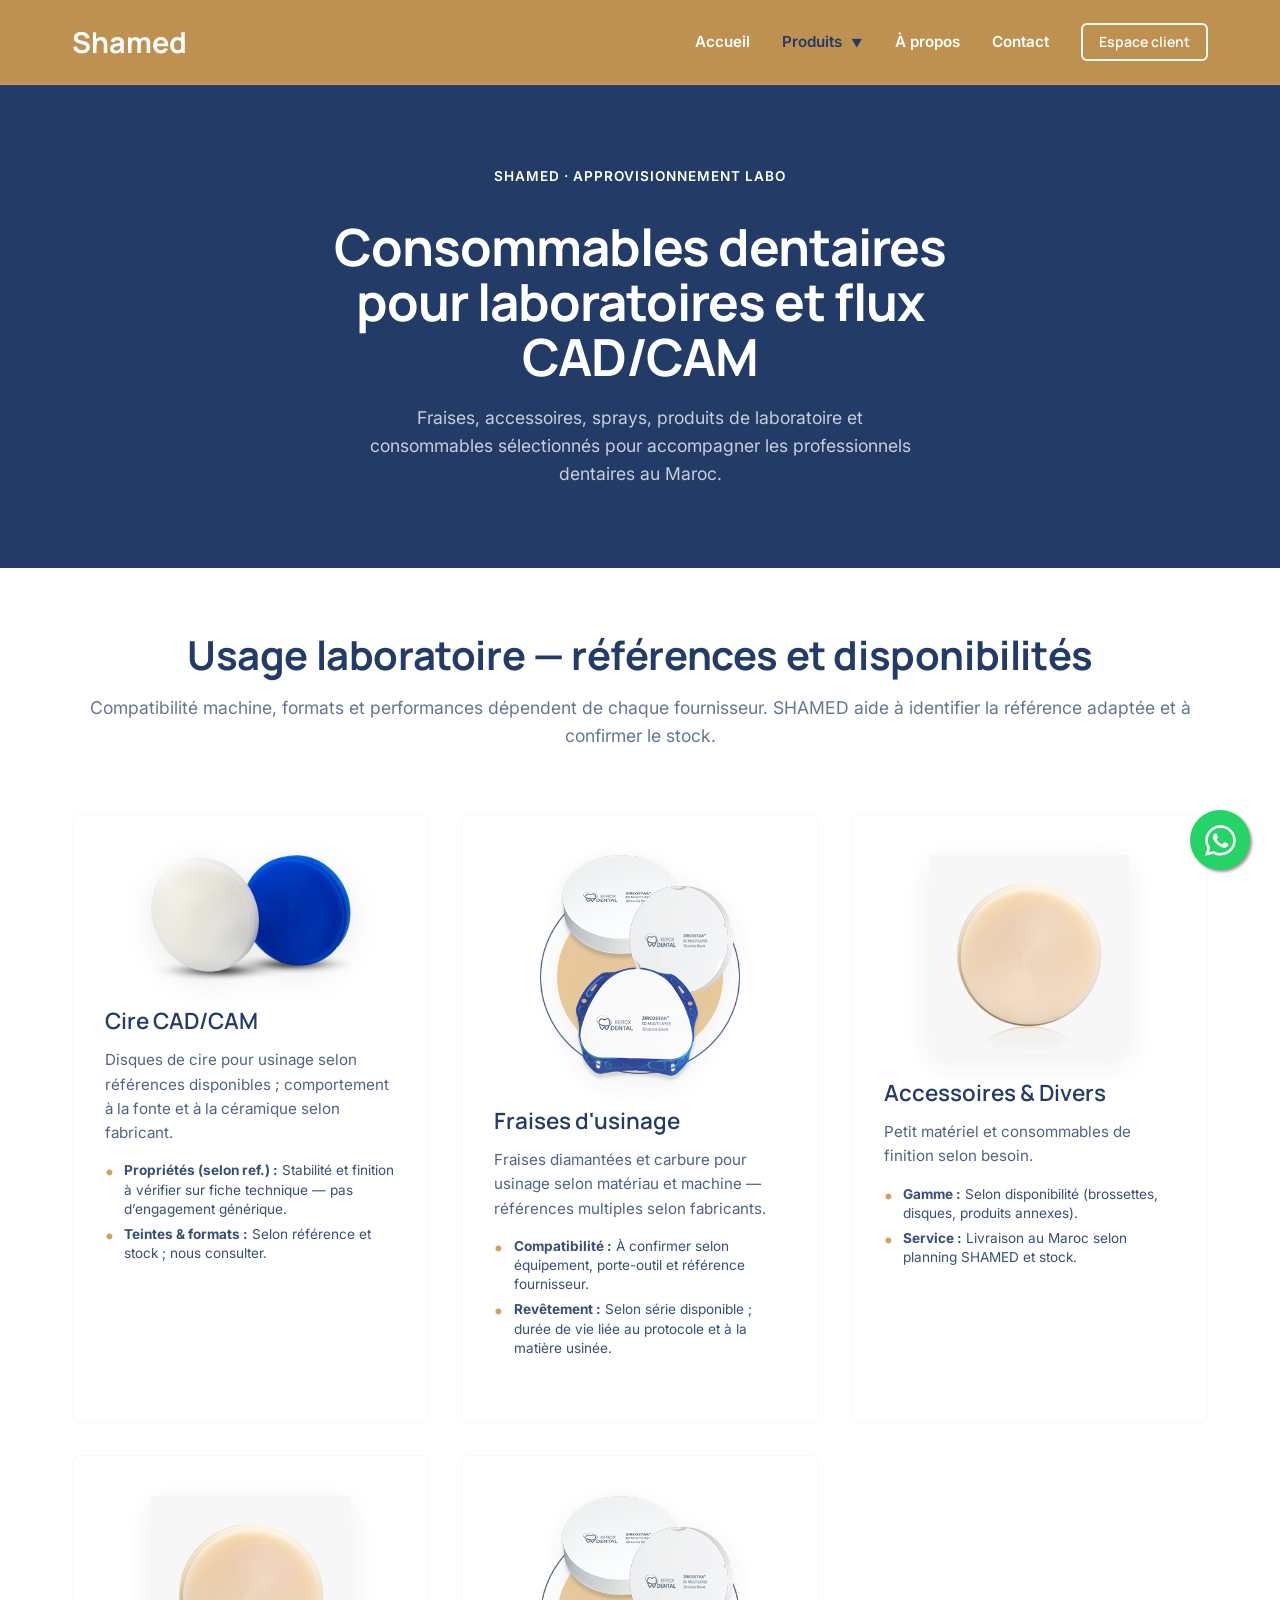
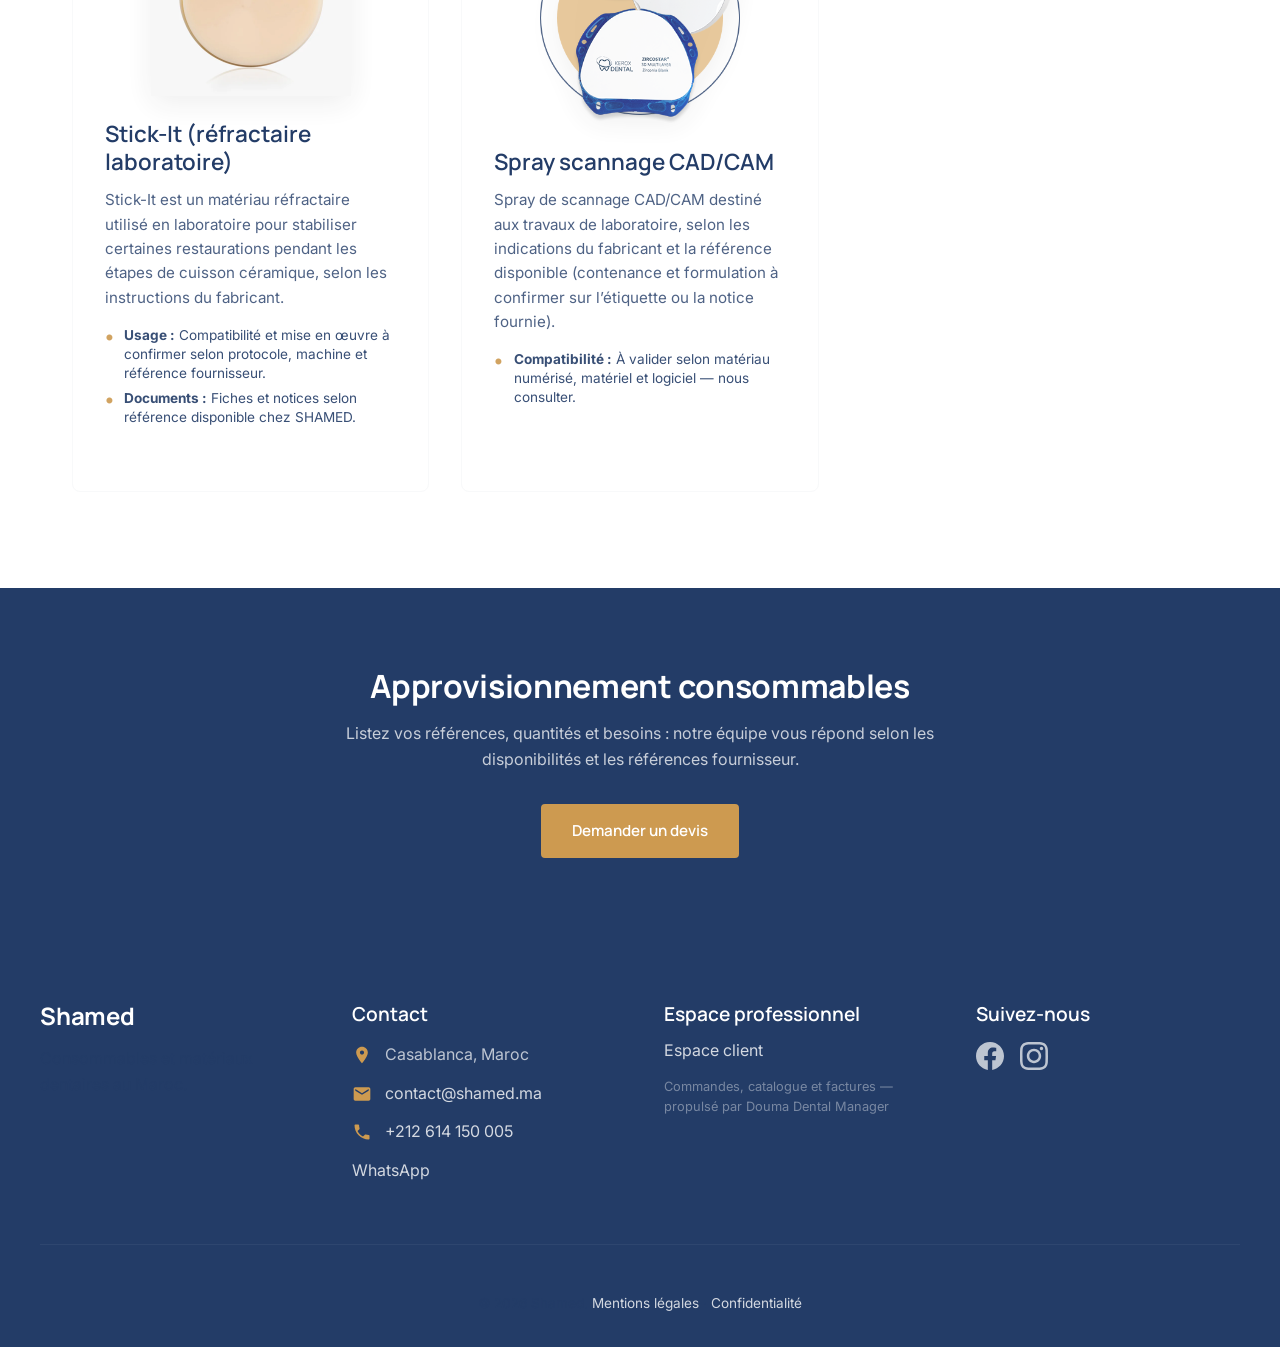
<file: consommables.html>
<!DOCTYPE html>
<html lang="fr">
<head>
    <meta charset="UTF-8">
    <meta name="viewport" content="width=device-width, initial-scale=1.0">
    <title>Consommables dentaires laboratoire Maroc | SHAMED</title>
    <link rel="preconnect" href="https://fonts.googleapis.com">
    <link rel="preconnect" href="https://fonts.gstatic.com" crossorigin>
    <link href="https://fonts.googleapis.com/css2?family=Inter:wght@300;400;500;600&family=Manrope:wght@500;600;700&display=swap" rel="stylesheet">
    <link rel="stylesheet" href="styles.css">
    <meta name="description" content="Consommables dentaires, accessoires CAD/CAM, sprays et produits de laboratoire pour professionnels au Maroc. Devis, disponibilité et accompagnement avec SHAMED.">
    <meta property="og:title" content="Consommables laboratoire &amp; CAD/CAM | SHAMED Maroc">
    <meta property="og:description" content="Fraises, accessoires et consommables pour laboratoires. Compatibilité et usage à confirmer selon référence fournisseur.">
    <meta property="og:type" content="website">
    <meta property="og:url" content="https://www.shamed.ma/consommables.html">
    <meta property="og:image" content="https://www.shamed.ma/images/wax.png">
    <meta property="og:locale" content="fr_MA">
</head>
<body>
    <a href="#main" class="skip-link">Aller au contenu</a>
    <!-- Navigation -->
    <nav id="navbar" class="glass-nav">
        <div class="nav-container">
            <div class="logo">
                <a href="index.html"><span class="logo-accent">S</span>hamed</a>
            </div>
            <ul class="nav-links">
                <li><a href="index.html">Accueil</a></li>
                <li class="nav-item">
                    <a href="index.html#produits" class="active">Produits <span class="dropdown-arrow">▼</span></a>
                    <div class="dropdown">
                        <a href="zircone.html">Comparatif zircone</a>
                        <a href="zircostar.html">Présentation ZircoStar</a>
                        <a href="pmma.html">PMMA</a>
                        <a href="resine-3d.html">Résines 3D</a>
                        <a href="consommables.html">Consommables Divers</a>
                    </div>
                </li>
                <li><a href="a-propos.html">À propos</a></li>
                <li><a href="contact.html">Contact</a></li>
                <li><a href="https://erp.shamed.ma/login?utm_source=shamed.ma&utm_medium=cta" class="nav-erp-link" target="_blank" rel="noopener noreferrer">Espace client</a></li>
            </ul>
            <button class="nav-toggle" type="button" aria-label="Ouvrir le menu" aria-expanded="false">
                <span></span><span></span><span></span>
            </button>
        </div>
    </nav>
    <div class="mobile-menu" id="mobileMenu">
        <ul>
            <li><a href="index.html">Accueil</a></li>
            <li><a href="zircone.html">Comparatif zircone</a></li>
            <li><a href="zircostar.html">Présentation ZircoStar</a></li>
            <li><a href="pmma.html">PMMA</a></li>
            <li><a href="resine-3d.html">Résines 3D</a></li>
            <li><a href="consommables.html">Consommables Divers</a></li>
            <li><a href="a-propos.html">À propos</a></li>
            <li><a href="contact.html">Contact</a></li>
            <li><a href="https://erp.shamed.ma/login?utm_source=shamed.ma&utm_medium=cta" target="_blank" rel="noopener noreferrer">Espace client</a></li>
        </ul>
    </div>

    <!-- Page Hero -->
    <header id="main" class="page-hero">
        <div class="page-hero-content fade-in">
            <div class="subtitle-slogan">SHAMED · Approvisionnement labo</div>
            <h1>Consommables dentaires pour laboratoires et flux CAD/CAM</h1>
            <p>Fraises, accessoires, sprays, produits de laboratoire et consommables sélectionnés pour accompagner les professionnels dentaires au Maroc.</p>
        </div>
    </header>

    <!-- Gamme Consommables -->
    <section class="zirconia-detail-section">
        <div class="section-header fade-in">
            <h2>Usage laboratoire — références et disponibilités</h2>
            <p>Compatibilité machine, formats et performances dépendent de chaque fournisseur. SHAMED aide à identifier la référence adaptée et à confirmer le stock.</p>
        </div>

        <div class="zirconia-grid">
            <!-- 1. Cire (Wax) -->
            <div class="zirc-card fade-in">
                <img src="images/wax.png" alt="Cire CAD/CAM" class="zirc-img" loading="lazy" style="max-width:200px;">
                <h3>Cire CAD/CAM</h3>
                <div class="zirc-specs">
                    <p>Disques de cire pour usinage selon références disponibles ; comportement à la fonte et à la céramique selon fabricant.</p>
                    <ul>
                        <li><strong>Propriétés (selon ref.) :</strong> Stabilité et finition à vérifier sur fiche technique — pas d’engagement générique.</li>
                        <li><strong>Teintes &amp; formats :</strong> Selon référence et stock ; nous consulter.</li>
                    </ul>
                </div>
            </div>

            <!-- 2. Fraises d'usinage -->
            <div class="zirc-card fade-in delay-1">
                <img src="images/our-products-zirconia.png" alt="Fraises d'usinage" class="zirc-img" loading="lazy" style="max-width:200px; opacity:0.8;">
                <h3>Fraises d'usinage</h3>
                <div class="zirc-specs">
                    <p>Fraises diamantées et carbure pour usinage selon matériau et machine — références multiples selon fabricants.</p>
                    <ul>
                        <li><strong>Compatibilité :</strong> À confirmer selon équipement, porte-outil et référence fournisseur.</li>
                        <li><strong>Revêtement :</strong> Selon série disponible ; durée de vie liée au protocole et à la matière usinée.</li>
                    </ul>
                </div>
            </div>

            <!-- 3. Épingles & Accessoires -->
            <div class="zirc-card fade-in delay-2">
                <img src="images/pmma.webp" alt="Accessoires" class="zirc-img" loading="lazy" style="max-width:200px; opacity:0.8;">
                <h3>Accessoires & Divers</h3>
                <div class="zirc-specs">
                    <p>Petit matériel et consommables de finition selon besoin.</p>
                    <ul>
                        <li><strong>Gamme :</strong> Selon disponibilité (brossettes, disques, produits annexes).</li>
                        <li><strong>Service :</strong> Livraison au Maroc selon planning SHAMED et stock.</li>
                    </ul>
                </div>
            </div>

            <!-- 4. Stick-It -->
            <div class="zirc-card fade-in">
                <img src="images/pmma.webp" alt="Stick-It laboratoire" class="zirc-img" loading="lazy" style="max-width:200px; opacity:0.85;">
                <h3>Stick-It (réfractaire laboratoire)</h3>
                <div class="zirc-specs">
                    <p>Stick-It est un matériau réfractaire utilisé en laboratoire pour stabiliser certaines restaurations pendant les étapes de cuisson céramique, selon les instructions du fabricant.</p>
                    <ul>
                        <li><strong>Usage :</strong> Compatibilité et mise en œuvre à confirmer selon protocole, machine et référence fournisseur.</li>
                        <li><strong>Documents :</strong> Fiches et notices selon référence disponible chez SHAMED.</li>
                    </ul>
                </div>
            </div>

            <!-- 5. CAD/CAM Spray -->
            <div class="zirc-card fade-in delay-1">
                <img src="images/our-products-zirconia.png" alt="Spray scannage CAD/CAM" class="zirc-img" loading="lazy" style="max-width:200px; opacity:0.8;">
                <h3>Spray scannage CAD/CAM</h3>
                <div class="zirc-specs">
                    <p>Spray de scannage CAD/CAM destiné aux travaux de laboratoire, selon les indications du fabricant et la référence disponible (contenance et formulation à confirmer sur l’étiquette ou la notice fournie).</p>
                    <ul>
                        <li><strong>Compatibilité :</strong> À valider selon matériau numérisé, matériel et logiciel — nous consulter.</li>
                    </ul>
                </div>
            </div>
        </div>
    </section>

    <!-- CTA -->
    <section class="cta-section fade-in">
        <div class="cta-content">
            <h2>Approvisionnement consommables</h2>
            <p>Listez vos références, quantités et besoins : notre équipe vous répond selon les disponibilités et les références fournisseur.</p>
            <div class="steps-3-cta" style="margin-top: 0.5rem;">
                <a href="contact.html#formulaire-contact" class="btn-primary">Demander un devis</a>
            </div>
        </div>
    </section>

    <!-- Footer -->
    <a href="https://wa.me/212614150005" class="whatsapp-float" target="_blank" aria-label="Contact WhatsApp">
        <svg class="whatsapp-icon" viewBox="0 0 448 512"><path d="M380.9 97.1C339 55.1 283.2 32 223.9 32c-122.4 0-222 99.6-222 222 0 39.1 10.2 77.3 29.6 111L0 480l117.7-30.9c32.4 17.7 68.9 27 106.1 27h.1c122.3 0 224.1-99.6 224.1-222 0-59.3-25.2-115-67.1-157zm-157 341.6c-33.2 0-65.7-8.9-94-25.7l-6.7-4-69.8 18.3L72 359.2l-4.4-7c-18.5-29.4-28.2-63.3-28.2-98.2 0-101.7 82.8-184.5 184.6-184.5 49.3 0 95.6 19.2 130.4 54.1 34.8 34.9 56.2 81.2 56.1 130.5 0 101.8-84.9 184.6-186.6 184.6zm101.2-138.2c-5.5-2.8-32.8-16.2-37.9-18-5.1-1.9-8.8-2.8-12.5 2.8-3.7 5.6-14.3 18-17.6 21.8-3.2 3.7-6.5 4.2-12 1.4-5.5-2.8-23.2-8.5-44.2-27.1-16.4-14.6-27.4-32.6-30.6-38.1-3.2-5.5-.3-8.5 2.5-11.2 2.5-2.5 5.5-6.5 8.3-9.7 2.8-3.2 3.7-5.5 5.5-9.2 1.9-3.7.9-6.9-.5-9.7-1.4-2.8-12.5-30.1-17.1-41.2-4.5-10.8-9.1-9.3-12.5-9.5-3.2-.2-6.9-.2-10.6-.2-3.7 0-9.7 1.4-14.8 6.9-5.1 5.6-19.4 19-19.4 46.3 0 27.3 19.9 53.7 22.6 57.4 2.8 3.7 39.1 59.7 94.8 83.8 13.2 5.8 23.5 9.2 31.5 11.8 13.3 4.2 25.4 3.6 35 2.2 10.7-1.6 32.8-13.4 37.4-26.4 4.6-13 4.6-24.1 3.2-26.4-1.3-2.5-5-3.9-10.5-6.6z"/></svg>
    </a>

    <footer class="footer">
        <div class="footer-container">
            <div class="footer-brand">
                <h2>Shamed</h2>
                <p>Consommables et matériaux dentaires au Maroc.</p>
            </div>
            <div class="footer-links">
                <h3>Contact</h3>
                <p><svg class="footer-icon" viewBox="0 0 24 24"><path d="M12 2C8.13 2 5 5.13 5 9c0 5.25 7 13 7 13s7-7.75 7-13c0-3.87-3.13-7-7-7zm0 9.5c-1.38 0-2.5-1.12-2.5-2.5s1.12-2.5 2.5-2.5 2.5 1.12 2.5 2.5-1.12 2.5-2.5 2.5z"/></svg> Casablanca, Maroc</p>
                <p><svg class="footer-icon" viewBox="0 0 24 24"><path d="M20 4H4c-1.1 0-1.99.9-1.99 2L2 18c0 1.1.9 2 2 2h16c1.1 0 2-.9 2-2V6c0-1.1-.9-2-2-2zm0 4l-8 5-8-5V6l8 5 8-5v2z"/></svg> <a href="mailto:contact@shamed.ma">contact@shamed.ma</a></p>
                <p><svg class="footer-icon" viewBox="0 0 24 24"><path d="M6.62 10.79c1.44 2.83 3.76 5.14 6.59 6.59l2.2-2.2c.27-.27.67-.36 1.02-.24 1.12.37 2.33.57 3.57.57.55 0 1 .45 1 1V20c0 .55-.45 1-1 1-9.39 0-17-7.61-17-17 0-.55.45-1 1-1h3.5c.55 0 1 .45 1 1 0 1.25.2 2.45.57 3.57.11.35.03.74-.25 1.02l-2.2 2.2z"/></svg> <a href="tel:+212614150005">+212 614 150 005</a></p>
                <p><a href="https://wa.me/212614150005" target="_blank" rel="noopener">WhatsApp</a></p>
            </div>
            <div class="footer-links footer-erp">
                <h3>Espace professionnel</h3>
                <p><a href="https://erp.shamed.ma/login?utm_source=shamed.ma&utm_medium=cta" target="_blank" rel="noopener noreferrer">Espace client</a></p>
                <p class="footer-erp-hint">Commandes, catalogue et factures — propulsé par Douma Dental Manager</p>
            </div>
            <div class="footer-social">
                <h3>Suivez-nous</h3>
                <div class="social-links">
                    <a href="https://www.facebook.com/shamed.ma" target="_blank" rel="noopener noreferrer" aria-label="Facebook Shamed">
                        <svg class="social-icon" viewBox="0 0 24 24"><path d="M24 12.073c0-6.627-5.373-12-12-12s-12 5.373-12 12c0 5.99 4.388 10.954 10.125 11.854v-8.385H7.078v-3.47h3.047V9.43c0-3.007 1.792-4.669 4.533-4.669 1.312 0 2.686.235 2.686.235v2.953H15.83c-1.491 0-1.956.925-1.956 1.874v2.25h3.328l-.532 3.47h-2.796v8.385C19.612 23.027 24 18.062 24 12.073z"/></svg>
                    </a>
                    <a href="https://www.instagram.com/shamed.ma" target="_blank" rel="noopener noreferrer" aria-label="Instagram Shamed">
                        <svg class="social-icon" viewBox="0 0 24 24"><path d="M12 2.163c3.204 0 3.584.012 4.85.07 3.252.148 4.771 1.691 4.919 4.919.058 1.265.069 1.645.069 4.849 0 3.205-.012 3.584-.069 4.849-.149 3.225-1.664 4.771-4.919 4.919-1.266.058-1.644.07-4.85.07-3.204 0-3.584-.012-4.849-.07-3.26-.149-4.771-1.699-4.919-4.92-.058-1.265-.07-1.644-.07-4.849 0-3.204.013-3.583.07-4.849.149-3.227 1.664-4.771 4.919-4.919 1.266-.057 1.645-.069 4.849-.069zm0-2.163c-3.259 0-3.667.014-4.947.072-4.358.2-6.78 2.618-6.98 6.98-.059 1.281-.073 1.689-.073 4.948 0 3.259.014 3.668.072 4.948.2 4.358 2.618 6.78 6.98 6.98 1.281.058 1.689.072 4.948.072 3.259 0 3.668-.014 4.948-.072 4.354-.2 6.782-2.618 6.979-6.98.059-1.28.073-1.689.073-4.948 0-3.259-.014-3.667-.072-4.947-.196-4.354-2.617-6.78-6.979-6.98-1.281-.059-1.69-.073-4.949-.073zm0 5.838c-3.403 0-6.162 2.759-6.162 6.162s2.759 6.163 6.162 6.163 6.162-2.759 6.162-6.163c0-3.403-2.759-6.162-6.162-6.162zm0 10.162c-2.209 0-4-1.79-4-4 0-2.209 1.791-4 4-4s4 1.791 4 4c0 2.21-1.791 4-4 4zm6.406-11.845c-.796 0-1.441.645-1.441 1.44s.645 1.44 1.441 1.44c.795 0 1.439-.645 1.439-1.44s-.644-1.44-1.439-1.44z"/></svg>
                    </a>
                </div>
            </div>
        </div>
        <div class="footer-bottom">
            <p>&copy; 2026 Shamed. <a href="mentions-legales.html">Mentions légales</a> · <a href="politique-confidentialite.html" title="Politique de confidentialité — SHAMED">Confidentialité</a></p>
        </div>
    </footer>

    <script src="script.js"></script>
</body>
</html>
</file>
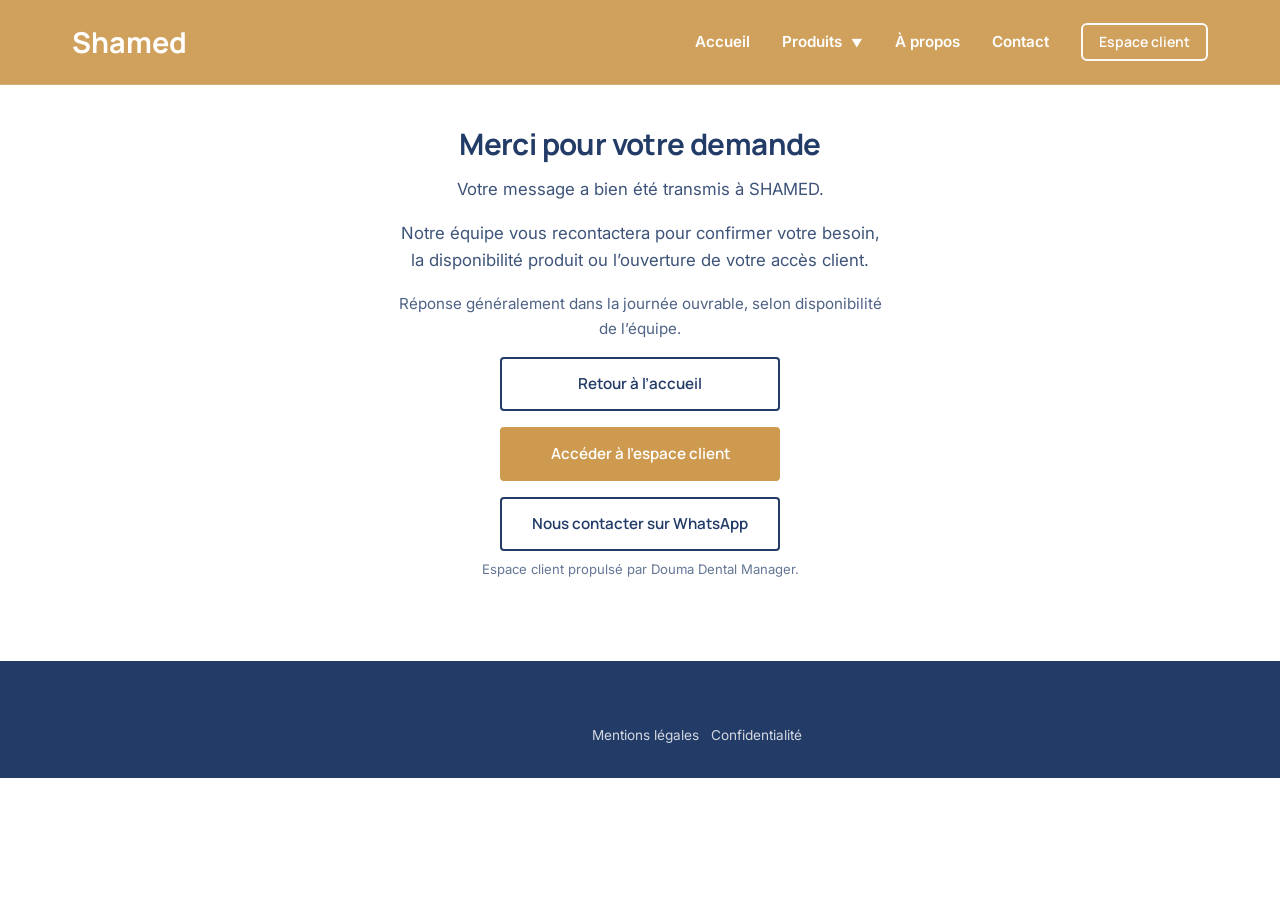
<file: contact-merci.html>
<!DOCTYPE html>
<html lang="fr">
<head>
    <meta charset="UTF-8">
    <meta name="viewport" content="width=device-width, initial-scale=1.0">
    <title>Message envoyé | SHAMED</title>
    <meta name="description" content="Votre demande a bien été transmise à SHAMED. Prochaines étapes et contact.">
    <meta name="robots" content="noindex, follow">
    <link rel="preconnect" href="https://fonts.googleapis.com">
    <link rel="preconnect" href="https://fonts.gstatic.com" crossorigin>
    <link href="https://fonts.googleapis.com/css2?family=Inter:wght@300;400;500;600&family=Manrope:wght@500;600;700&display=swap" rel="stylesheet">
    <link rel="stylesheet" href="styles.css">
    <style>
        .merci-wrap { max-width: 560px; margin: 8rem auto 5rem; padding: 0 2rem; text-align: center; }
        .merci-wrap h1 { font-size: 1.85rem; margin-bottom: 1rem; color: var(--clr-navy); }
        .merci-wrap p { color: var(--clr-navy); opacity: 0.88; line-height: 1.65; margin-bottom: 1rem; font-size: 1.05rem; }
        .merci-actions { display: flex; flex-direction: column; gap: 1rem; align-items: center; }
        .merci-actions .btn-primary,
        .merci-actions .btn-outline-navy { min-width: 280px; text-align: center; box-sizing: border-box; }
        .merci-back { font-size: 0.95rem; margin-top: 1.5rem; }
        .merci-back a { color: var(--clr-copper); font-weight: 600; text-decoration: underline; }
    </style>
</head>
<body>
    <a href="#main" class="skip-link">Aller au contenu</a>
    <nav id="navbar" class="glass-nav">
        <div class="nav-container">
            <div class="logo"><a href="index.html"><span class="logo-accent">S</span>hamed</a></div>
            <ul class="nav-links">
                <li><a href="index.html">Accueil</a></li>
                <li class="nav-item">
                    <a href="index.html#produits">Produits <span class="dropdown-arrow">▼</span></a>
                    <div class="dropdown">
                        <a href="zircone.html">Comparatif zircone</a>
                        <a href="zircostar.html">Présentation ZircoStar</a>
                        <a href="pmma.html">PMMA</a>
                        <a href="resine-3d.html">Résines 3D</a>
                        <a href="consommables.html">Consommables Divers</a>
                    </div>
                </li>
                <li><a href="a-propos.html">À propos</a></li>
                <li><a href="contact.html">Contact</a></li>
                <li><a href="https://erp.shamed.ma/login?utm_source=shamed.ma&utm_medium=cta" class="nav-erp-link" target="_blank" rel="noopener noreferrer">Espace client</a></li>
            </ul>
            <button class="nav-toggle" type="button" aria-label="Ouvrir le menu" aria-expanded="false"><span></span><span></span><span></span></button>
        </div>
    </nav>
    <div class="mobile-menu" id="mobileMenu">
        <ul>
            <li><a href="index.html">Accueil</a></li>
            <li><a href="zircone.html">Comparatif zircone</a></li>
            <li><a href="zircostar.html">Présentation ZircoStar</a></li>
            <li><a href="pmma.html">PMMA</a></li>
            <li><a href="resine-3d.html">Résines 3D</a></li>
            <li><a href="consommables.html">Consommables Divers</a></li>
            <li><a href="a-propos.html">À propos</a></li>
            <li><a href="contact.html">Contact</a></li>
            <li><a href="https://erp.shamed.ma/login?utm_source=shamed.ma&utm_medium=cta" target="_blank" rel="noopener noreferrer">Espace client</a></li>
        </ul>
    </div>

    <main id="main" class="merci-wrap fade-in">
        <h1>Merci pour votre demande</h1>
        <p>Votre message a bien été transmis à SHAMED.</p>
        <p>Notre équipe vous recontactera pour confirmer votre besoin, la disponibilité produit ou l’ouverture de votre accès client.</p>
        <p style="font-size: 0.95rem; opacity: 0.8;">Réponse généralement dans la journée ouvrable, selon disponibilité de l’équipe.</p>
        <div class="merci-actions">
            <a href="index.html" class="btn-outline-navy">Retour à l’accueil</a>
            <a href="https://erp.shamed.ma/login?utm_source=shamed.ma&utm_medium=cta" class="btn-primary" target="_blank" rel="noopener noreferrer">Accéder à l'espace client</a>
            <a href="https://wa.me/212614150005" class="btn-outline-navy" target="_blank" rel="noopener noreferrer">Nous contacter sur WhatsApp</a>
        </div>
        <p class="merci-back" style="margin-top: 0.5rem; font-size: 0.82rem; opacity: 0.7;">Espace client propulsé par Douma Dental Manager.</p>
    </main>

    <footer class="footer" style="margin-top: 4rem;">
        <div class="footer-bottom">
            <p>&copy; 2026 Shamed. <a href="mentions-legales.html">Mentions légales</a> · <a href="politique-confidentialite.html" title="Politique de confidentialité — SHAMED">Confidentialité</a></p>
        </div>
    </footer>
    <script src="script.js"></script>
</body>
</html>
</file>
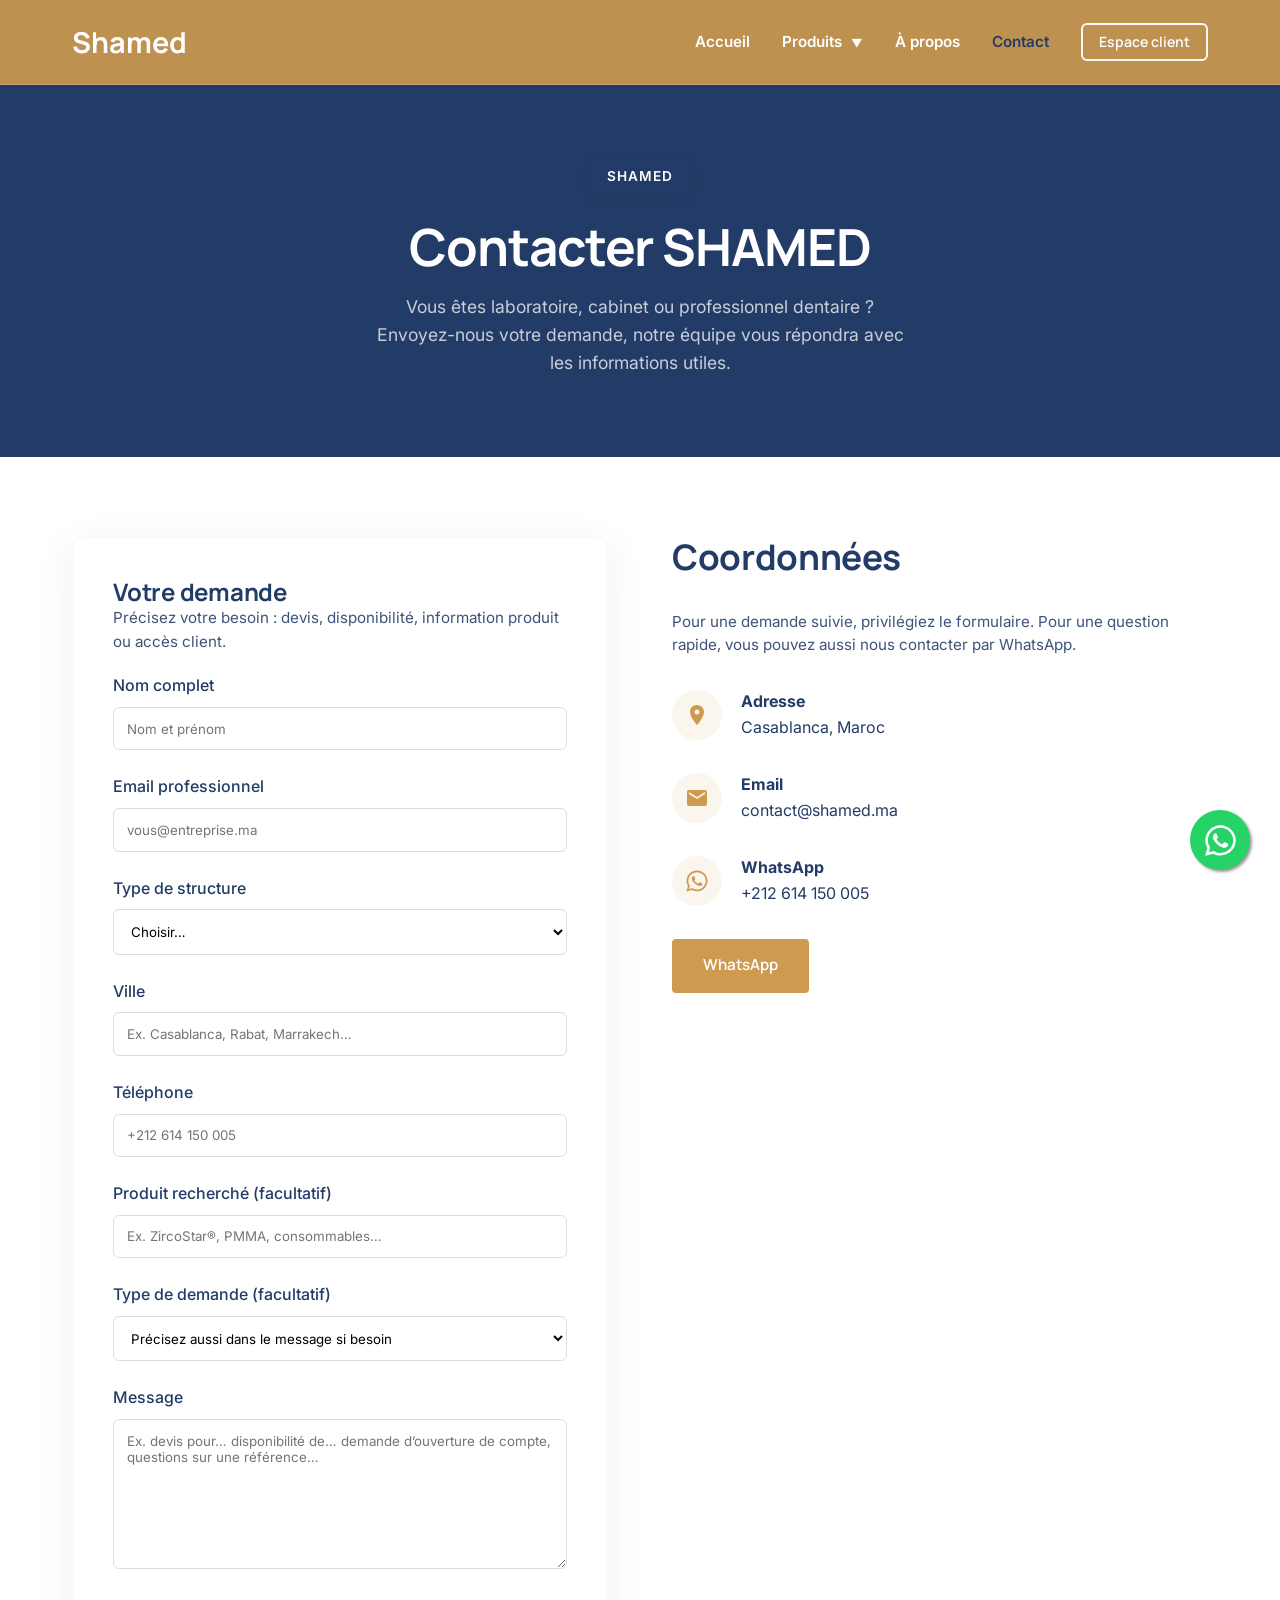
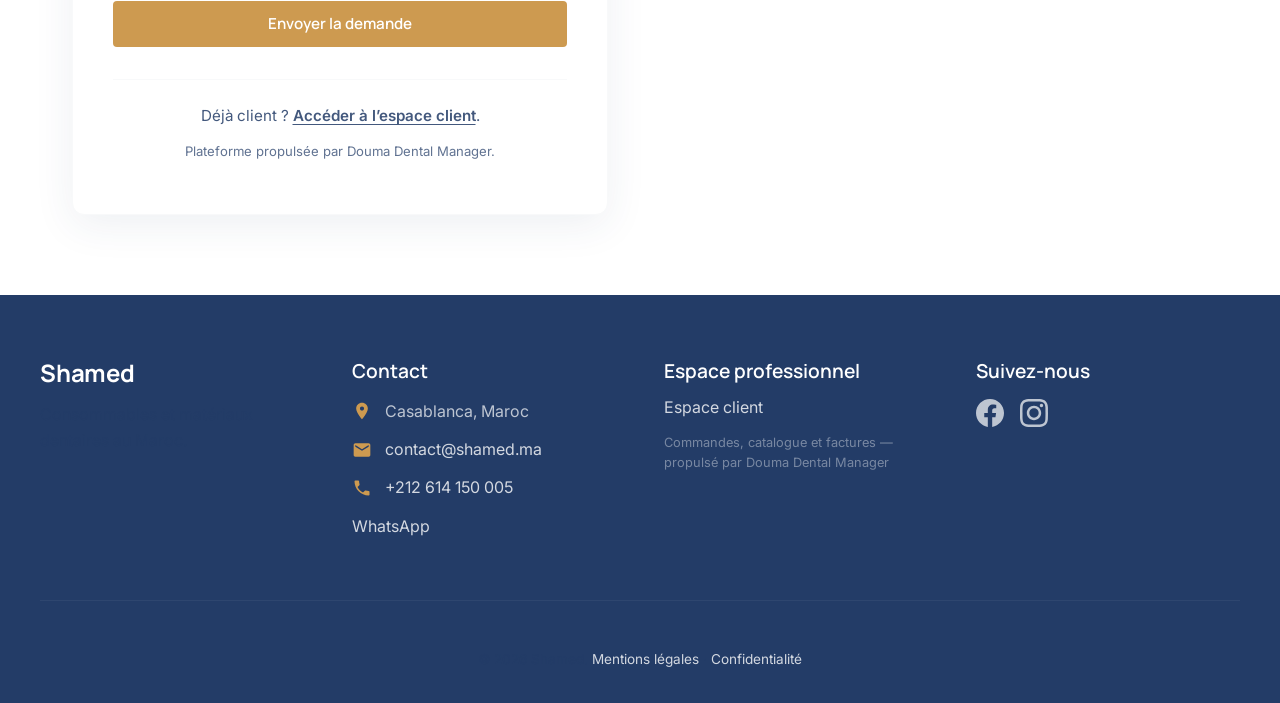
<file: contact.html>
<!DOCTYPE html>
<html lang="fr">
<head>
    <meta charset="UTF-8">
    <meta name="viewport" content="width=device-width, initial-scale=1.0">
    <title>Contact — Devis et accès client SHAMED | Maroc</title>
    <meta name="description" content="Contactez SHAMED : tarif professionnel, disponibilité produit, devis ou ouverture d’accès client. Laboratoires, cabinets, centres CAD/CAM et revendeurs.">
    <meta property="og:title" content="Contact | SHAMED — Professionnels dentaires Maroc">
    <meta property="og:description" content="Demande de devis, disponibilité ou accès client SHAMED. Réponse selon disponibilité de l’équipe.">
    <meta property="og:type" content="website">
    <meta property="og:url" content="https://www.shamed.ma/contact.html">
    <meta property="og:locale" content="fr_MA">
    <link rel="preconnect" href="https://fonts.googleapis.com">
    <link rel="preconnect" href="https://fonts.gstatic.com" crossorigin>
    <link rel="stylesheet" href="styles.css">
    <link href="https://fonts.googleapis.com/css2?family=Inter:wght@300;400;500;600&family=Manrope:wght@500;600;700&display=swap" rel="stylesheet">
    <style>
        .contact-page-container {
            max-width: 1200px;
            margin: 5rem auto;
            display: grid;
            grid-template-columns: 1fr 1fr;
            gap: 4rem;
            padding: 0 2rem;
        }

        .contact-form-container {
            background: white;
            padding: 2.5rem;
            border-radius: 12px;
            box-shadow: 0 10px 40px rgba(35, 60, 103, 0.08);
            border: 1px solid var(--clr-gray-light);
        }

        .form-group {
            margin-bottom: 1.5rem;
        }

        .form-group label {
            display: block;
            margin-bottom: 0.5rem;
            font-weight: 500;
            color: var(--clr-navy);
        }

        .form-group input, .form-group textarea, .form-group select {
            width: 100%;
            padding: 0.8rem;
            border: 1px solid #DDD;
            border-radius: 6px;
            font-family: inherit;
        }

        .form-group select {
            background-color: #fff;
            cursor: pointer;
        }

        .contact-erp-after {
            margin-top: 2rem;
            padding-top: 1.5rem;
            border-top: 1px solid var(--clr-gray-light);
            text-align: center;
        }

        .contact-erp-after p {
            font-size: 0.95rem;
            color: var(--clr-navy);
            opacity: 0.85;
            margin-bottom: 0.75rem;
        }

        .form-group textarea {
            height: 150px;
            resize: vertical;
        }

        .contact-info-side h2 {
            margin-bottom: 2rem;
            font-size: 2.2rem;
        }

        .contact-details-list {
            margin-top: 2rem;
        }

        .contact-detail-item {
            display: flex;
            align-items: center;
            gap: 1.2rem;
            margin-bottom: 2rem;
        }

        .detail-icon-circle {
            width: 50px;
            height: 50px;
            background: rgba(205, 154, 80, 0.1);
            border-radius: 50%;
            display: flex;
            align-items: center;
            justify-content: center;
        }

        .detail-icon-circle svg {
            width: 24px;
            height: 24px;
            fill: var(--clr-copper);
        }

        @media (max-width: 768px) {
            .contact-page-container { grid-template-columns: 1fr; }
        }
    </style>
</head>
<body>
    <a href="#main" class="skip-link">Aller au contenu</a>
    <!-- Navigation (Glasseffect) -->
    <nav id="navbar" class="glass-nav">
        <div class="nav-container">
            <div class="logo">
                <a href="index.html"><span class="logo-accent">S</span>hamed</a>
            </div>
            <ul class="nav-links">
                <li><a href="index.html">Accueil</a></li>
                <li class="nav-item">
                    <a href="index.html#produits">Produits <span class="dropdown-arrow">▼</span></a>
                    <div class="dropdown">
                        <a href="zircone.html">Comparatif zircone</a>
                        <a href="zircostar.html">Présentation ZircoStar</a>
                        <a href="pmma.html">PMMA</a>
                        <a href="resine-3d.html">Résines 3D</a>
                        <a href="consommables.html">Consommables Divers</a>
                    </div>
                </li>
                <li><a href="a-propos.html">À propos</a></li>
                <li><a href="contact.html" class="active">Contact</a></li>
                <li><a href="https://erp.shamed.ma/login?utm_source=shamed.ma&utm_medium=cta" class="nav-erp-link" target="_blank" rel="noopener noreferrer">Espace client</a></li>
            </ul>
            <button class="nav-toggle" type="button" aria-label="Ouvrir le menu" aria-expanded="false">
                <span></span><span></span><span></span>
            </button>
        </div>
    </nav>
    <div class="mobile-menu" id="mobileMenu">
        <ul>
            <li><a href="index.html">Accueil</a></li>
            <li><a href="zircone.html">Comparatif zircone</a></li>
            <li><a href="zircostar.html">Présentation ZircoStar</a></li>
            <li><a href="pmma.html">PMMA</a></li>
            <li><a href="resine-3d.html">Résines 3D</a></li>
            <li><a href="consommables.html">Consommables Divers</a></li>
            <li><a href="a-propos.html">À propos</a></li>
            <li><a href="contact.html">Contact</a></li>
            <li><a href="https://erp.shamed.ma/login?utm_source=shamed.ma&utm_medium=cta" target="_blank" rel="noopener noreferrer">Espace client</a></li>
        </ul>
    </div>

    <!-- Page Hero -->
    <header id="main" class="page-hero">
        <div class="page-hero-content fade-in">
            <div class="subtitle-slogan">SHAMED</div>
            <h1>Contacter SHAMED</h1>
            <p>Vous êtes laboratoire, cabinet ou professionnel dentaire ? Envoyez-nous votre demande, notre équipe vous répondra avec les informations utiles.</p>
        </div>
    </header>

    <div class="contact-page-container fade-in">
        <div class="contact-form-container" id="formulaire-contact">
            <h2>Votre demande</h2>
            <p style="margin-bottom: 1.25rem; color: var(--clr-navy); opacity: 0.88; line-height: 1.55; font-size: 0.95rem;">Précisez votre besoin : devis, disponibilité, information produit ou accès client.</p>
            <form id="contact-form" action="https://formspree.io/f/mbdwrpyo" method="POST">
                <input type="hidden" name="_next" value="https://shamed.ma/contact-merci.html">
                <input type="hidden" name="_subject" value="Nouvelle demande professionnelle SHAMED">
                <div class="form-group">
                    <label for="contact-name">Nom complet</label>
                    <input id="contact-name" type="text" name="name" autocomplete="name" placeholder="Nom et prénom" required>
                </div>
                <div class="form-group">
                    <label for="contact-email">Email professionnel</label>
                    <input id="contact-email" type="email" name="email" autocomplete="email" placeholder="vous@entreprise.ma" required>
                </div>
                <div class="form-group">
                    <label for="contact-type">Type de structure</label>
                    <select id="contact-type" name="type_client" required>
                        <option value="" disabled selected>Choisir…</option>
                        <option value="laboratoire">Laboratoire dentaire</option>
                        <option value="dentiste">Cabinet dentaire</option>
                        <option value="centre_cam">Centre CAD/CAM</option>
                        <option value="revendeur">Revendeur</option>
                        <option value="autre">Autre</option>
                    </select>
                </div>
                <div class="form-group">
                    <label for="contact-ville">Ville</label>
                    <input id="contact-ville" type="text" name="ville" autocomplete="address-level2" placeholder="Ex. Casablanca, Rabat, Marrakech…" required>
                </div>
                <div class="form-group">
                    <label for="contact-tel">Téléphone</label>
                    <input id="contact-tel" type="tel" name="telephone" autocomplete="tel" placeholder="+212 614 150 005" required>
                </div>
                <div class="form-group">
                    <label for="contact-produit">Produit recherché (facultatif)</label>
                    <input id="contact-produit" type="text" name="produit_recherche" autocomplete="off" placeholder="Ex. ZircoStar®, PMMA, consommables…">
                </div>
                <div class="form-group">
                    <label for="contact-besoin">Type de demande (facultatif)</label>
                    <select id="contact-besoin" name="besoin">
                        <option value="" selected>Précisez aussi dans le message si besoin</option>
                        <option value="devis">Devis professionnel</option>
                        <option value="disponibilite">Disponibilité produit</option>
                        <option value="ouverture_compte">Accès client</option>
                        <option value="info_produit">Information produit</option>
                        <option value="autre_besoin">Autre</option>
                    </select>
                </div>
                <div class="form-group">
                    <label for="contact-message">Message</label>
                    <textarea id="contact-message" name="message" placeholder="Ex. devis pour… disponibilité de… demande d’ouverture de compte, questions sur une référence…" required></textarea>
                </div>
                <button type="submit" class="btn-primary" style="width: 100%; border:none;">Envoyer la demande</button>
                <p id="contact-form-status" role="status" aria-live="polite" style="margin-top: 1rem; color: var(--clr-navy);"></p>
            </form>
            <div class="contact-erp-after">
                <p style="margin-bottom: 0.5rem;">Déjà client ? <a href="https://erp.shamed.ma/login?utm_source=shamed.ma&utm_medium=cta" target="_blank" rel="noopener noreferrer" style="color: var(--clr-navy); font-weight: 600; text-decoration: underline; text-underline-offset: 3px;">Accéder à l’espace client</a>.</p>
                <p style="margin-top: 0.75rem; font-size: 0.82rem; opacity: 0.72;">Plateforme propulsée par Douma Dental Manager.</p>
            </div>
        </div>

        <div class="contact-info-side">
            <h2>Coordonnées</h2>
            <p style="margin-bottom: 1.5rem; color: var(--clr-navy); opacity: 0.88; line-height: 1.55; font-size: 0.95rem;">Pour une demande suivie, privilégiez le formulaire. Pour une question rapide, vous pouvez aussi nous contacter par WhatsApp.</p>
            <div class="contact-details-list">
                <div class="contact-detail-item">
                    <div class="detail-icon-circle">
                        <svg viewBox="0 0 24 24"><path d="M12 2C8.13 2 5 5.13 5 9c0 5.25 7 13 7 13s7-7.75 7-13c0-3.87-3.13-7-7-7zm0 9.5c-1.38 0-2.5-1.12-2.5-2.5s1.12-2.5 2.5-2.5 2.5 1.12 2.5 2.5-1.12 2.5-2.5 2.5z"/></svg>
                    </div>
                    <div>
                        <strong>Adresse</strong>
                        <p>Casablanca, Maroc</p>
                    </div>
                </div>
                <div class="contact-detail-item">
                    <div class="detail-icon-circle">
                        <svg viewBox="0 0 24 24"><path d="M20 4H4c-1.1 0-1.99.9-1.99 2L2 18c0 1.1.9 2 2 2h16c1.1 0 2-.9 2-2V6c0-1.1-.9-2-2-2zm0 4l-8 5-8-5V6l8 5 8-5v2z"/></svg>
                    </div>
                    <div>
                        <strong>Email</strong>
                        <p><a href="mailto:contact@shamed.ma">contact@shamed.ma</a></p>
                    </div>
                </div>
                <div class="contact-detail-item">
                    <div class="detail-icon-circle">
                        <svg viewBox="0 0 448 512"><path d="M380.9 97.1C339 55.1 283.2 32 223.9 32c-122.4 0-222 99.6-222 222 0 39.1 10.2 77.3 29.6 111L0 480l117.7-30.9c32.4 17.7 68.9 27 106.1 27h.1c122.3 0 224.1-99.6 224.1-222 0-59.3-25.2-115-67.1-157zm-157 341.6c-33.2 0-65.7-8.9-94-25.7l-6.7-4-69.8 18.3L72 359.2l-4.4-7c-18.5-29.4-28.2-63.3-28.2-98.2 0-101.7 82.8-184.5 184.6-184.5 49.3 0 95.6 19.2 130.4 54.1 34.8 34.9 56.2 81.2 56.1 130.5 0 101.8-84.9 184.6-186.6 184.6zm101.2-138.2c-5.5-2.8-32.8-16.2-37.9-18-5.1-1.9-8.8-2.8-12.5 2.8-3.7 5.6-14.3 18-17.6 21.8-3.2 3.7-6.5 4.2-12 1.4-5.5-2.8-23.2-8.5-44.2-27.1-16.4-14.6-27.4-32.6-30.6-38.1-3.2-5.5-.3-8.5 2.5-11.2 2.5-2.5 5.5-6.5 8.3-9.7 2.8-3.2 3.7-5.5 5.5-9.2 1.9-3.7.9-6.9-.5-9.7-1.4-2.8-12.5-30.1-17.1-41.2-4.5-10.8-9.1-9.3-12.5-9.5-3.2-.2-6.9-.2-10.6-.2-3.7 0-9.7 1.4-14.8 6.9-5.1 5.6-19.4 19-19.4 46.3 0 27.3 19.9 53.7 22.6 57.4 2.8 3.7 39.1 59.7 94.8 83.8 13.2 5.8 23.5 9.2 31.5 11.8 13.3 4.2 25.4 3.6 35 2.2 10.7-1.6 32.8-13.4 37.4-26.4 4.6-13 4.6-24.1 3.2-26.4-1.3-2.5-5-3.9-10.5-6.6z"/></svg>
                    </div>
                    <div>
                        <strong>WhatsApp</strong>
                        <p><a href="https://wa.me/212614150005" target="_blank" rel="noopener">+212 614 150 005</a></p>
                    </div>
                </div>
            </div>
            <p style="margin-top: 1.5rem;">
                <a href="https://wa.me/212614150005" class="btn-primary" target="_blank" rel="noopener" style="display: inline-block;">WhatsApp</a>
            </p>
        </div>
    </div>

    <!-- Floating WhatsApp -->
    <a href="https://wa.me/212614150005" class="whatsapp-float" target="_blank" aria-label="Contact WhatsApp">
        <svg class="whatsapp-icon" viewBox="0 0 448 512"><path d="M380.9 97.1C339 55.1 283.2 32 223.9 32c-122.4 0-222 99.6-222 222 0 39.1 10.2 77.3 29.6 111L0 480l117.7-30.9c32.4 17.7 68.9 27 106.1 27h.1c122.3 0 224.1-99.6 224.1-222 0-59.3-25.2-115-67.1-157zm-157 341.6c-33.2 0-65.7-8.9-94-25.7l-6.7-4-69.8 18.3L72 359.2l-4.4-7c-18.5-29.4-28.2-63.3-28.2-98.2 0-101.7 82.8-184.5 184.6-184.5 49.3 0 95.6 19.2 130.4 54.1 34.8 34.9 56.2 81.2 56.1 130.5 0 101.8-84.9 184.6-186.6 184.6zm101.2-138.2c-5.5-2.8-32.8-16.2-37.9-18-5.1-1.9-8.8-2.8-12.5 2.8-3.7 5.6-14.3 18-17.6 21.8-3.2 3.7-6.5 4.2-12 1.4-5.5-2.8-23.2-8.5-44.2-27.1-16.4-14.6-27.4-32.6-30.6-38.1-3.2-5.5-.3-8.5 2.5-11.2 2.5-2.5 5.5-6.5 8.3-9.7 2.8-3.2 3.7-5.5 5.5-9.2 1.9-3.7.9-6.9-.5-9.7-1.4-2.8-12.5-30.1-17.1-41.2-4.5-10.8-9.1-9.3-12.5-9.5-3.2-.2-6.9-.2-10.6-.2-3.7 0-9.7 1.4-14.8 6.9-5.1 5.6-19.4 19-19.4 46.3 0 27.3 19.9 53.7 22.6 57.4 2.8 3.7 39.1 59.7 94.8 83.8 13.2 5.8 23.5 9.2 31.5 11.8 13.3 4.2 25.4 3.6 35 2.2 10.7-1.6 32.8-13.4 37.4-26.4 4.6-13 4.6-24.1 3.2-26.4-1.3-2.5-5-3.9-10.5-6.6z"/></svg>
    </a>

    <!-- Footer -->
    <footer id="contact" class="footer">
        <div class="footer-container">
            <div class="footer-brand">
                <h2>Shamed</h2>
                <p>Consommables et matériaux dentaires au Maroc.</p>
            </div>
            <div class="footer-links">
                <h3>Contact</h3>
                <p><svg class="footer-icon" viewBox="0 0 24 24"><path d="M12 2C8.13 2 5 5.13 5 9c0 5.25 7 13 7 13s7-7.75 7-13c0-3.87-3.13-7-7-7zm0 9.5c-1.38 0-2.5-1.12-2.5-2.5s1.12-2.5 2.5-2.5 2.5 1.12 2.5 2.5-1.12 2.5-2.5 2.5z"/></svg> Casablanca, Maroc</p>
                <p><svg class="footer-icon" viewBox="0 0 24 24"><path d="M20 4H4c-1.1 0-1.99.9-1.99 2L2 18c0 1.1.9 2 2 2h16c1.1 0 2-.9 2-2V6c0-1.1-.9-2-2-2zm0 4l-8 5-8-5V6l8 5 8-5v2z"/></svg> <a href="mailto:contact@shamed.ma">contact@shamed.ma</a></p>
                <p><svg class="footer-icon" viewBox="0 0 24 24"><path d="M6.62 10.79c1.44 2.83 3.76 5.14 6.59 6.59l2.2-2.2c.27-.27.67-.36 1.02-.24 1.12.37 2.33.57 3.57.57.55 0 1 .45 1 1V20c0 .55-.45 1-1 1-9.39 0-17-7.61-17-17 0-.55.45-1 1-1h3.5c.55 0 1 .45 1 1 0 1.25.2 2.45.57 3.57.11.35.03.74-.25 1.02l-2.2 2.2z"/></svg> <a href="tel:+212614150005">+212 614 150 005</a></p>
                <p><a href="https://wa.me/212614150005" target="_blank" rel="noopener">WhatsApp</a></p>
            </div>
            <div class="footer-links footer-erp">
                <h3>Espace professionnel</h3>
                <p><a href="https://erp.shamed.ma/login?utm_source=shamed.ma&utm_medium=cta" target="_blank" rel="noopener noreferrer">Espace client</a></p>
                <p class="footer-erp-hint">Commandes, catalogue et factures — propulsé par Douma Dental Manager</p>
            </div>
            <div class="footer-social">
                <h3>Suivez-nous</h3>
                <div class="social-links">
                    <a href="https://www.facebook.com/shamed.ma" target="_blank" rel="noopener noreferrer" aria-label="Facebook Shamed">
                        <svg class="social-icon" viewBox="0 0 24 24"><path d="M24 12.073c0-6.627-5.373-12-12-12s-12 5.373-12 12c0 5.99 4.388 10.954 10.125 11.854v-8.385H7.078v-3.47h3.047V9.43c0-3.007 1.792-4.669 4.533-4.669 1.312 0 2.686.235 2.686.235v2.953H15.83c-1.491 0-1.956.925-1.956 1.874v2.25h3.328l-.532 3.47h-2.796v8.385C19.612 23.027 24 18.062 24 12.073z"/></svg>
                    </a>
                    <a href="https://www.instagram.com/shamed.ma" target="_blank" rel="noopener noreferrer" aria-label="Instagram Shamed">
                        <svg class="social-icon" viewBox="0 0 24 24"><path d="M12 2.163c3.204 0 3.584.012 4.85.07 3.252.148 4.771 1.691 4.919 4.919.058 1.265.069 1.645.069 4.849 0 3.205-.012 3.584-.069 4.849-.149 3.225-1.664 4.771-4.919 4.919-1.266.058-1.644.07-4.85.07-3.204 0-3.584-.012-4.849-.07-3.26-.149-4.771-1.699-4.919-4.92-.058-1.265-.07-1.644-.07-4.849 0-3.204.013-3.583.07-4.849.149-3.227 1.664-4.771 4.919-4.919 1.266-.057 1.645-.069 4.849-.069zm0-2.163c-3.259 0-3.667.014-4.947.072-4.358.2-6.78 2.618-6.98 6.98-.059 1.281-.073 1.689-.073 4.948 0 3.259.014 3.668.072 4.948.2 4.358 2.618 6.78 6.98 6.98 1.281.058 1.689.072 4.948.072 3.259 0 3.668-.014 4.948-.072 4.354-.2 6.782-2.618 6.979-6.98.059-1.28.073-1.689.073-4.948 0-3.259-.014-3.667-.072-4.947-.196-4.354-2.617-6.78-6.979-6.98-1.281-.059-1.69-.073-4.949-.073zm0 5.838c-3.403 0-6.162 2.759-6.162 6.162s2.759 6.163 6.162 6.163 6.162-2.759 6.162-6.163c0-3.403-2.759-6.162-6.162-6.162zm0 10.162c-2.209 0-4-1.79-4-4 0-2.209 1.791-4 4-4s4 1.791 4 4c0 2.21-1.791 4-4 4zm6.406-11.845c-.796 0-1.441.645-1.441 1.44s.645 1.44 1.441 1.44c.795 0 1.439-.645 1.439-1.44s-.644-1.44-1.439-1.44z"/></svg>
                    </a>
                </div>
            </div>
        </div>
        <div class="footer-bottom">
            <p>&copy; 2026 Shamed. <a href="mentions-legales.html">Mentions légales</a> · <a href="politique-confidentialite.html" title="Politique de confidentialité — SHAMED">Confidentialité</a></p>
        </div>
    </footer>

    <script>
        (function () {
            const form = document.getElementById('contact-form');
            const status = document.getElementById('contact-form-status');
            const redirectUrl = 'https://shamed.ma/contact-merci.html';

            if (!form || !window.fetch) return;

            form.addEventListener('submit', async function (event) {
                event.preventDefault();

                const submitButton = form.querySelector('button[type="submit"]');
                if (submitButton) {
                    submitButton.disabled = true;
                    submitButton.textContent = 'Envoi en cours…';
                }
                if (status) status.textContent = 'Envoi de votre demande en cours...';

                try {
                    const response = await fetch(form.action, {
                        method: 'POST',
                        body: new FormData(form),
                        headers: {
                            Accept: 'application/json'
                        }
                    });

                    if (response.ok) {
                        form.reset();
                        window.location.assign(redirectUrl);
                        return;
                    }

                    if (status) {
                        status.textContent = "L'envoi n'a pas abouti. Merci de vérifier les champs ou de nous contacter par WhatsApp.";
                    }
                } catch (error) {
                    if (status) {
                        status.textContent = "Connexion impossible. Merci de réessayer ou de nous contacter par WhatsApp.";
                    }
                } finally {
                    if (submitButton) {
                        submitButton.disabled = false;
                        submitButton.textContent = 'Envoyer la demande';
                    }
                }
            });
        })();
    </script>
    <script src="script.js"></script>
</body>
</html>
</file>
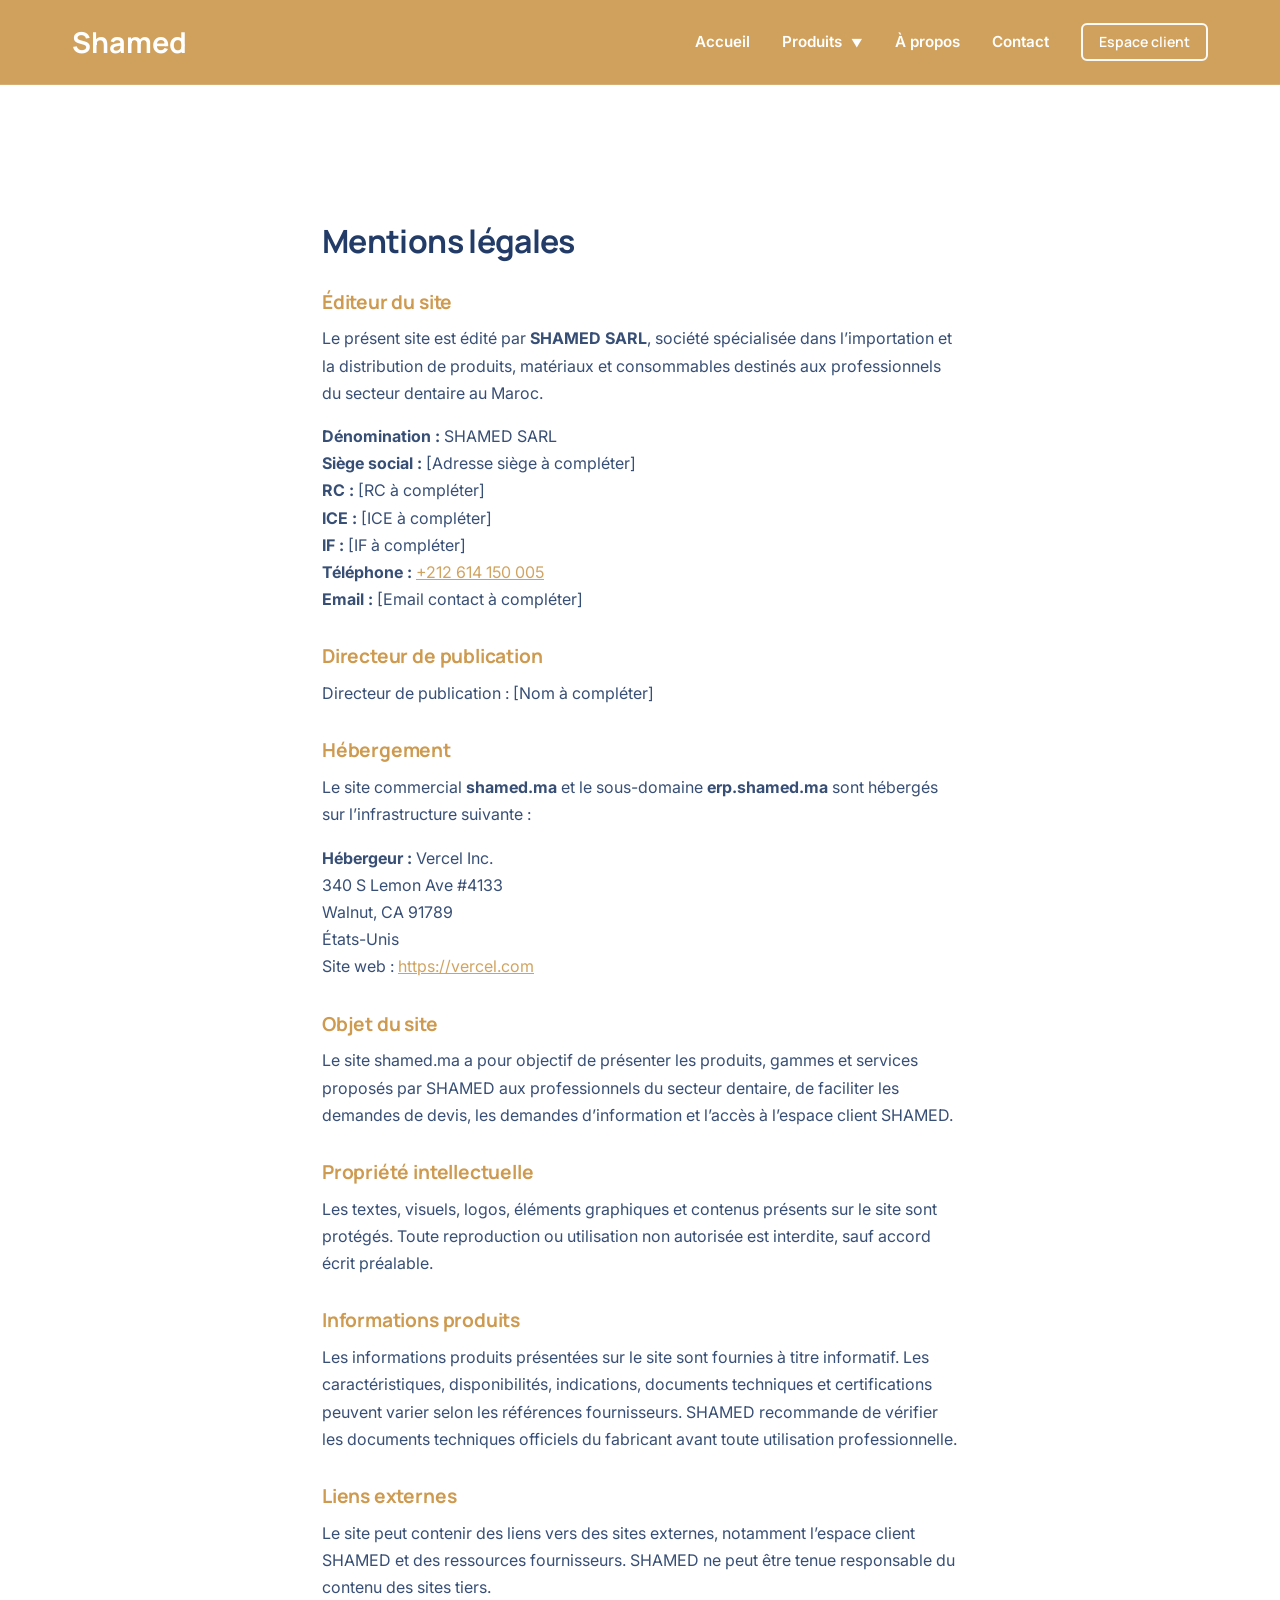
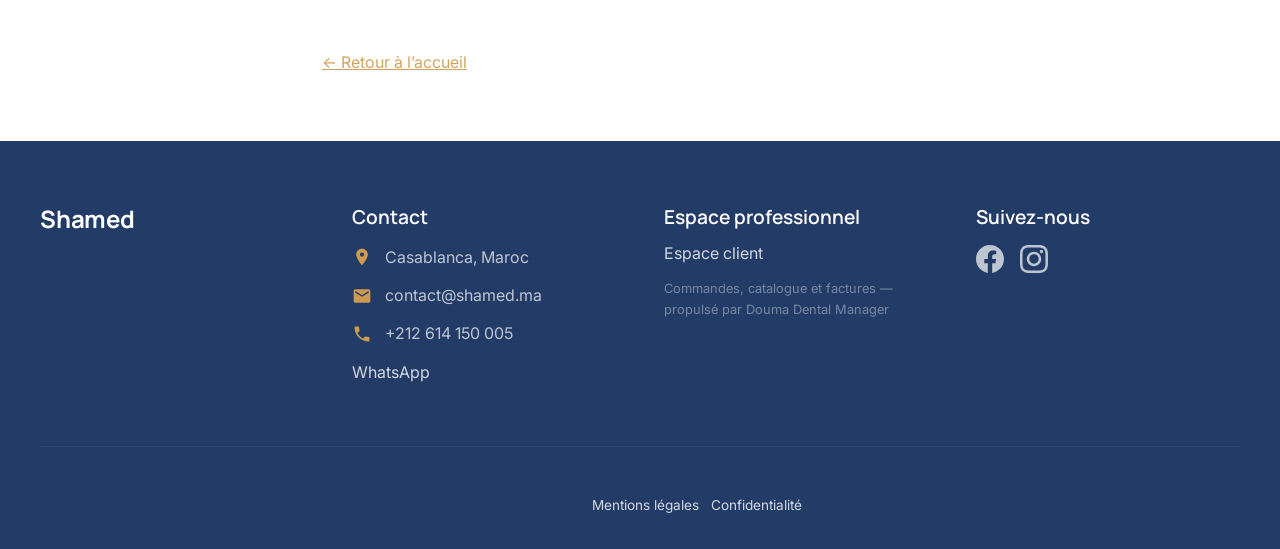
<file: mentions-legales.html>
<!DOCTYPE html>
<html lang="fr">
<head>
    <meta charset="UTF-8">
    <meta name="viewport" content="width=device-width, initial-scale=1.0">
    <title>Mentions légales | SHAMED</title>
    <meta name="description" content="Mentions légales du site SHAMED, société marocaine spécialisée dans les produits, matériaux et consommables pour professionnels dentaires.">
    <link rel="stylesheet" href="styles.css">
    <link href="https://fonts.googleapis.com/css2?family=Inter:wght@300;400;500;600&family=Manrope:wght@500;600;700&display=swap" rel="stylesheet">
    <style>
        .legal-page { max-width: 700px; margin: 6rem auto 4rem; padding: 0 2rem; }
        .legal-page h1 { font-size: 2rem; margin-bottom: 2rem; color: var(--clr-navy); }
        .legal-page h2 { font-size: 1.2rem; margin: 2rem 0 0.8rem; color: var(--clr-copper); }
        .legal-page p { margin-bottom: 1rem; color: var(--clr-navy); opacity: 0.9; line-height: 1.7; }
        .legal-page a { color: var(--clr-copper); text-decoration: underline; }
    </style>
</head>
<body>
    <a href="#main" class="skip-link">Aller au contenu</a>
    <nav id="navbar" class="glass-nav">
        <div class="nav-container">
            <div class="logo"><a href="index.html"><span class="logo-accent">S</span>hamed</a></div>
            <ul class="nav-links">
                <li><a href="index.html">Accueil</a></li>
                <li class="nav-item">
                    <a href="index.html#produits">Produits <span class="dropdown-arrow">▼</span></a>
                    <div class="dropdown">
                        <a href="zircone.html">Comparatif zircone</a>
                        <a href="zircostar.html">Présentation ZircoStar</a>
                        <a href="pmma.html">PMMA</a>
                        <a href="resine-3d.html">Résines 3D</a>
                        <a href="consommables.html">Consommables Divers</a>
                    </div>
                </li>
                <li><a href="a-propos.html">À propos</a></li>
                <li><a href="contact.html">Contact</a></li>
                <li><a href="https://erp.shamed.ma/login?utm_source=shamed.ma&utm_medium=cta" class="nav-erp-link" target="_blank" rel="noopener noreferrer">Espace client</a></li>
            </ul>
            <button class="nav-toggle" type="button" aria-label="Ouvrir le menu" aria-expanded="false"><span></span><span></span><span></span></button>
        </div>
    </nav>
    <div class="mobile-menu" id="mobileMenu">
        <ul>
            <li><a href="index.html">Accueil</a></li>
            <li><a href="zircone.html">Comparatif zircone</a></li>
            <li><a href="zircostar.html">Présentation ZircoStar</a></li>
            <li><a href="pmma.html">PMMA</a></li>
            <li><a href="resine-3d.html">Résines 3D</a></li>
            <li><a href="consommables.html">Consommables Divers</a></li>
            <li><a href="a-propos.html">À propos</a></li>
            <li><a href="contact.html">Contact</a></li>
            <li><a href="https://erp.shamed.ma/login?utm_source=shamed.ma&utm_medium=cta" target="_blank" rel="noopener noreferrer">Espace client</a></li>
        </ul>
    </div>

    <main id="main" class="legal-page" style="padding-top: 8rem;">
        <h1>Mentions légales</h1>

        <h2>Éditeur du site</h2>
        <p>Le présent site est édité par <strong>SHAMED SARL</strong>, société spécialisée dans l’importation et la distribution de produits, matériaux et consommables destinés aux professionnels du secteur dentaire au Maroc.</p>
        <p>
            <strong>Dénomination :</strong> SHAMED SARL<br>
            <strong>Siège social :</strong> [Adresse siège à compléter]<br>
            <strong>RC :</strong> [RC à compléter]<br>
            <strong>ICE :</strong> [ICE à compléter]<br>
            <strong>IF :</strong> [IF à compléter]<br>
            <strong>Téléphone :</strong> <a href="tel:+212614150005">+212 614 150 005</a><br>
            <strong>Email :</strong> [Email contact à compléter]
        </p>

        <h2>Directeur de publication</h2>
        <p>Directeur de publication : [Nom à compléter]</p>

        <h2>Hébergement</h2>
        <p>Le site commercial <strong>shamed.ma</strong> et le sous-domaine <strong>erp.shamed.ma</strong> sont hébergés sur l’infrastructure suivante :</p>
        <p>
            <strong>Hébergeur :</strong> Vercel Inc.<br>
            340 S Lemon Ave #4133<br>
            Walnut, CA 91789<br>
            États-Unis<br>
            Site web : <a href="https://vercel.com" target="_blank" rel="noopener noreferrer">https://vercel.com</a>
        </p>

        <h2>Objet du site</h2>
        <p>Le site shamed.ma a pour objectif de présenter les produits, gammes et services proposés par SHAMED aux professionnels du secteur dentaire, de faciliter les demandes de devis, les demandes d’information et l’accès à l’espace client SHAMED.</p>

        <h2>Propriété intellectuelle</h2>
        <p>Les textes, visuels, logos, éléments graphiques et contenus présents sur le site sont protégés. Toute reproduction ou utilisation non autorisée est interdite, sauf accord écrit préalable.</p>

        <h2>Informations produits</h2>
        <p>Les informations produits présentées sur le site sont fournies à titre informatif. Les caractéristiques, disponibilités, indications, documents techniques et certifications peuvent varier selon les références fournisseurs. SHAMED recommande de vérifier les documents techniques officiels du fabricant avant toute utilisation professionnelle.</p>

        <h2>Liens externes</h2>
        <p>Le site peut contenir des liens vers des sites externes, notamment l’espace client SHAMED et des ressources fournisseurs. SHAMED ne peut être tenue responsable du contenu des sites tiers.</p>

        <p style="margin-top: 3rem;"><a href="index.html">← Retour à l’accueil</a></p>
    </main>

    <footer class="footer">
        <div class="footer-container">
            <div class="footer-brand">
                <h2>Shamed</h2>
                <p>Consommable Médical &amp; Dentaire premium au Maroc.</p>
            </div>
            <div class="footer-links">
                <h3>Contact</h3>
                <p><svg class="footer-icon" viewBox="0 0 24 24"><path d="M12 2C8.13 2 5 5.13 5 9c0 5.25 7 13 7 13s7-7.75 7-13c0-3.87-3.13-7-7-7zm0 9.5c-1.38 0-2.5-1.12-2.5-2.5s1.12-2.5 2.5-2.5 2.5 1.12 2.5 2.5-1.12 2.5-2.5 2.5z"/></svg> Casablanca, Maroc</p>
                <p><svg class="footer-icon" viewBox="0 0 24 24"><path d="M20 4H4c-1.1 0-1.99.9-1.99 2L2 18c0 1.1.9 2 2 2h16c1.1 0 2-.9 2-2V6c0-1.1-.9-2-2-2zm0 4l-8 5-8-5V6l8 5 8-5v2z"/></svg> contact@shamed.ma</p>
                <p><svg class="footer-icon" viewBox="0 0 24 24"><path d="M6.62 10.79c1.44 2.83 3.76 5.14 6.59 6.59l2.2-2.2c.27-.27.67-.36 1.02-.24 1.12.37 2.33.57 3.57.57.55 0 1 .45 1 1V20c0 .55-.45 1-1 1-9.39 0-17-7.61-17-17 0-.55.45-1 1-1h3.5c.55 0 1 .45 1 1 0 1.25.2 2.45.57 3.57.11.35.03.74-.25 1.02l-2.2 2.2z"/></svg> <a href="tel:+212614150005" style="color:inherit;">+212 614 150 005</a></p>
                <p><a href="https://wa.me/212614150005" target="_blank" rel="noopener" aria-label="Contact WhatsApp">WhatsApp</a></p>
            </div>
            <div class="footer-links footer-erp">
                <h3>Espace professionnel</h3>
                <p><a href="https://erp.shamed.ma/login?utm_source=shamed.ma&utm_medium=cta" target="_blank" rel="noopener noreferrer">Espace client</a></p>
                <p class="footer-erp-hint">Commandes, catalogue et factures — propulsé par Douma Dental Manager</p>
            </div>
            <div class="footer-social">
                <h3>Suivez-nous</h3>
                <div class="social-links">
                    <a href="https://www.facebook.com/shamed.ma" target="_blank" rel="noopener noreferrer" aria-label="Facebook Shamed">
                        <svg class="social-icon" viewBox="0 0 24 24"><path d="M24 12.073c0-6.627-5.373-12-12-12s-12 5.373-12 12c0 5.99 4.388 10.954 10.125 11.854v-8.385H7.078v-3.47h3.047V9.43c0-3.007 1.792-4.669 4.533-4.669 1.312 0 2.686.235 2.686.235v2.953H15.83c-1.491 0-1.956.925-1.956 1.874v2.25h3.328l-.532 3.47h-2.796v8.385C19.612 23.027 24 18.062 24 12.073z"/></svg>
                    </a>
                    <a href="https://www.instagram.com/shamed.ma" target="_blank" rel="noopener noreferrer" aria-label="Instagram Shamed">
                        <svg class="social-icon" viewBox="0 0 24 24"><path d="M12 2.163c3.204 0 3.584.012 4.85.07 3.252.148 4.771 1.691 4.919 4.919.058 1.265.069 1.645.069 4.849 0 3.205-.012 3.584-.069 4.849-.149 3.225-1.664 4.771-4.919 4.919-1.266.058-1.644.07-4.85.07-3.204 0-3.584-.012-4.849-.07-3.26-.149-4.771-1.699-4.919-4.92-.058-1.265-.07-1.644-.07-4.849 0-3.204.013-3.583.07-4.849.149-3.227 1.664-4.771 4.919-4.919 1.266-.057 1.645-.069 4.849-.069zm0-2.163c-3.259 0-3.667.014-4.947.072-4.358.2-6.78 2.618-6.98 6.98-.059 1.281-.073 1.689-.073 4.948 0 3.259.014 3.668.072 4.948.2 4.358 2.618 6.78 6.98 6.98 1.281.058 1.689.072 4.948.072 3.259 0 3.668-.014 4.948-.072 4.354-.2 6.782-2.618 6.979-6.98.059-1.28.073-1.689.073-4.948 0-3.259-.014-3.667-.072-4.947-.196-4.354-2.617-6.78-6.979-6.98-1.281-.059-1.69-.073-4.949-.073zm0 5.838c-3.403 0-6.162 2.759-6.162 6.162s2.759 6.163 6.162 6.163 6.162-2.759 6.162-6.163c0-3.403-2.759-6.162-6.162-6.162zm0 10.162c-2.209 0-4-1.79-4-4 0-2.209 1.791-4 4-4s4 1.791 4 4c0 2.21-1.791 4-4 4zm6.406-11.845c-.796 0-1.441.645-1.441 1.44s.645 1.44 1.441 1.44c.795 0 1.439-.645 1.439-1.44s-.644-1.44-1.439-1.44z"/></svg>
                    </a>
                </div>
            </div>
        </div>
        <div class="footer-bottom">
            <p>&copy; 2026 Shamed. <a href="mentions-legales.html">Mentions légales</a> · <a href="politique-confidentialite.html" title="Politique de confidentialité — SHAMED">Confidentialité</a></p>
        </div>
    </footer>
    <script src="script.js"></script>
</body>
</html>
</file>
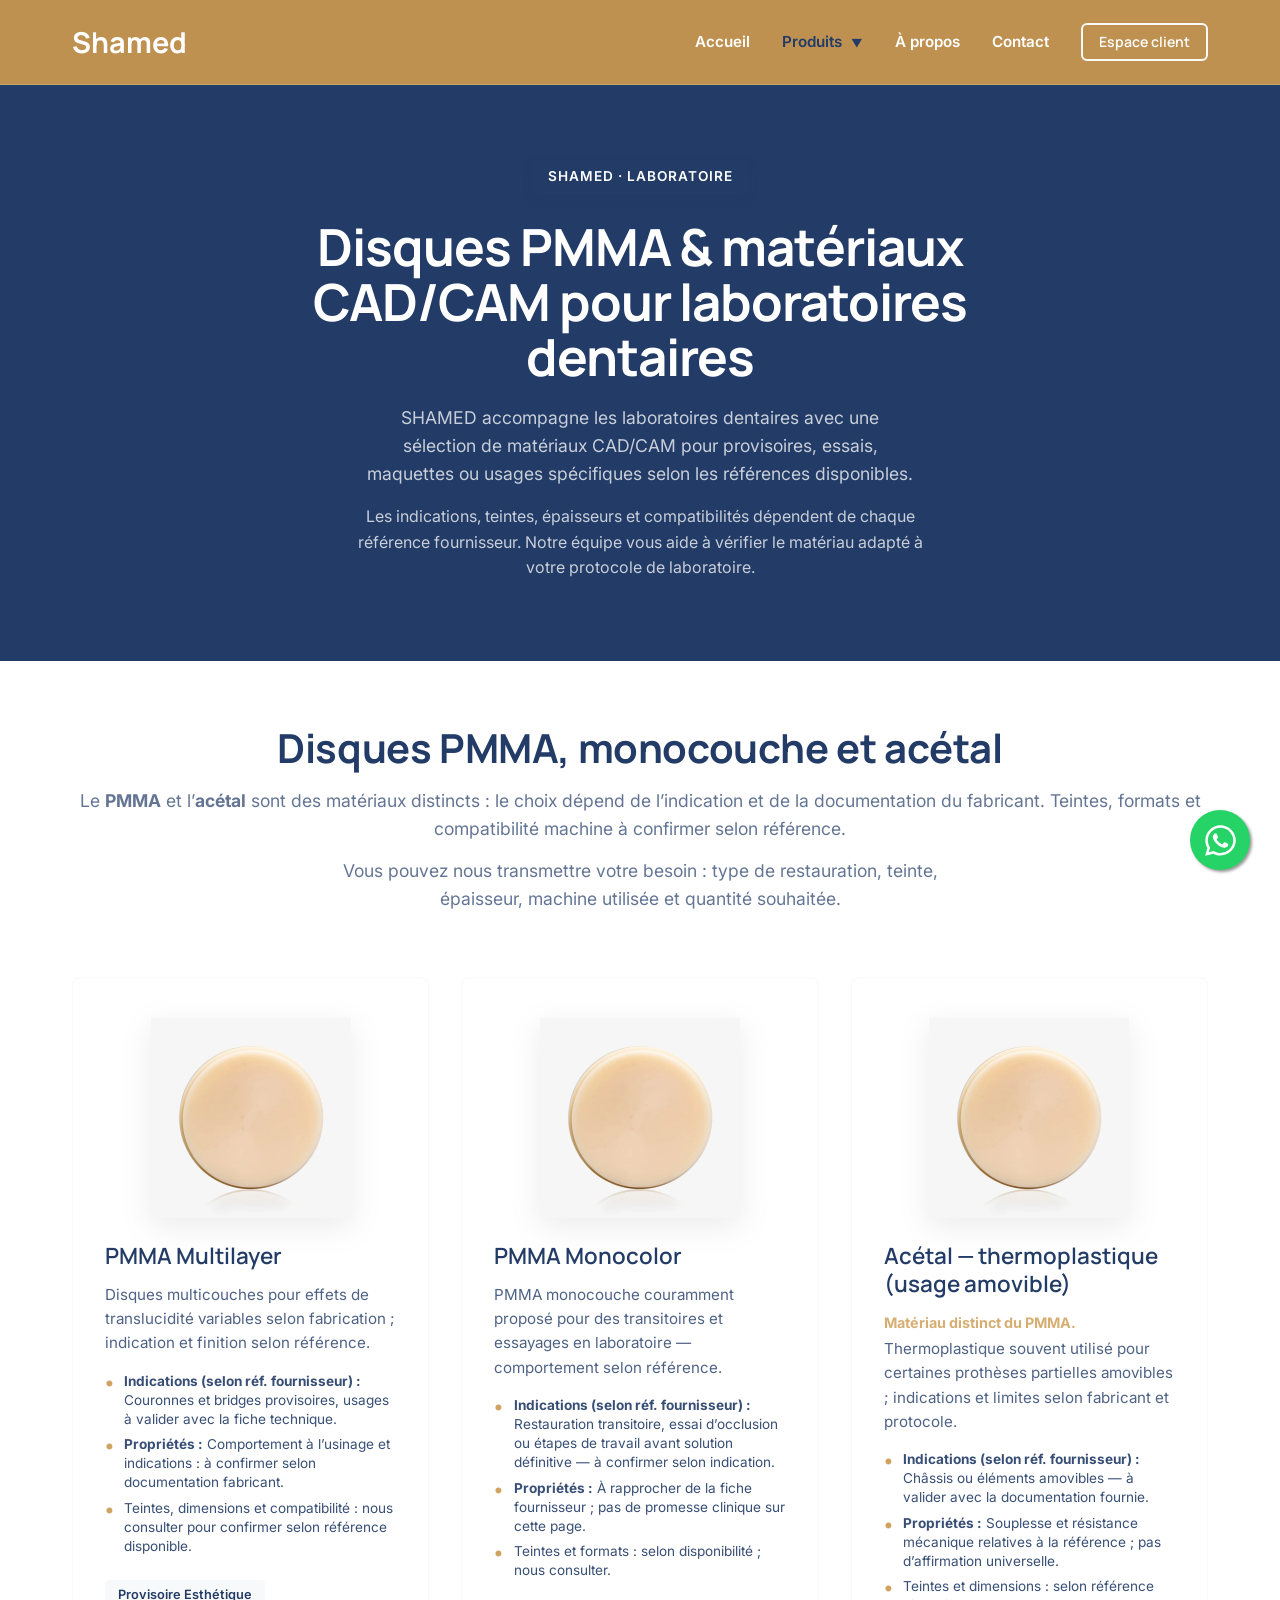
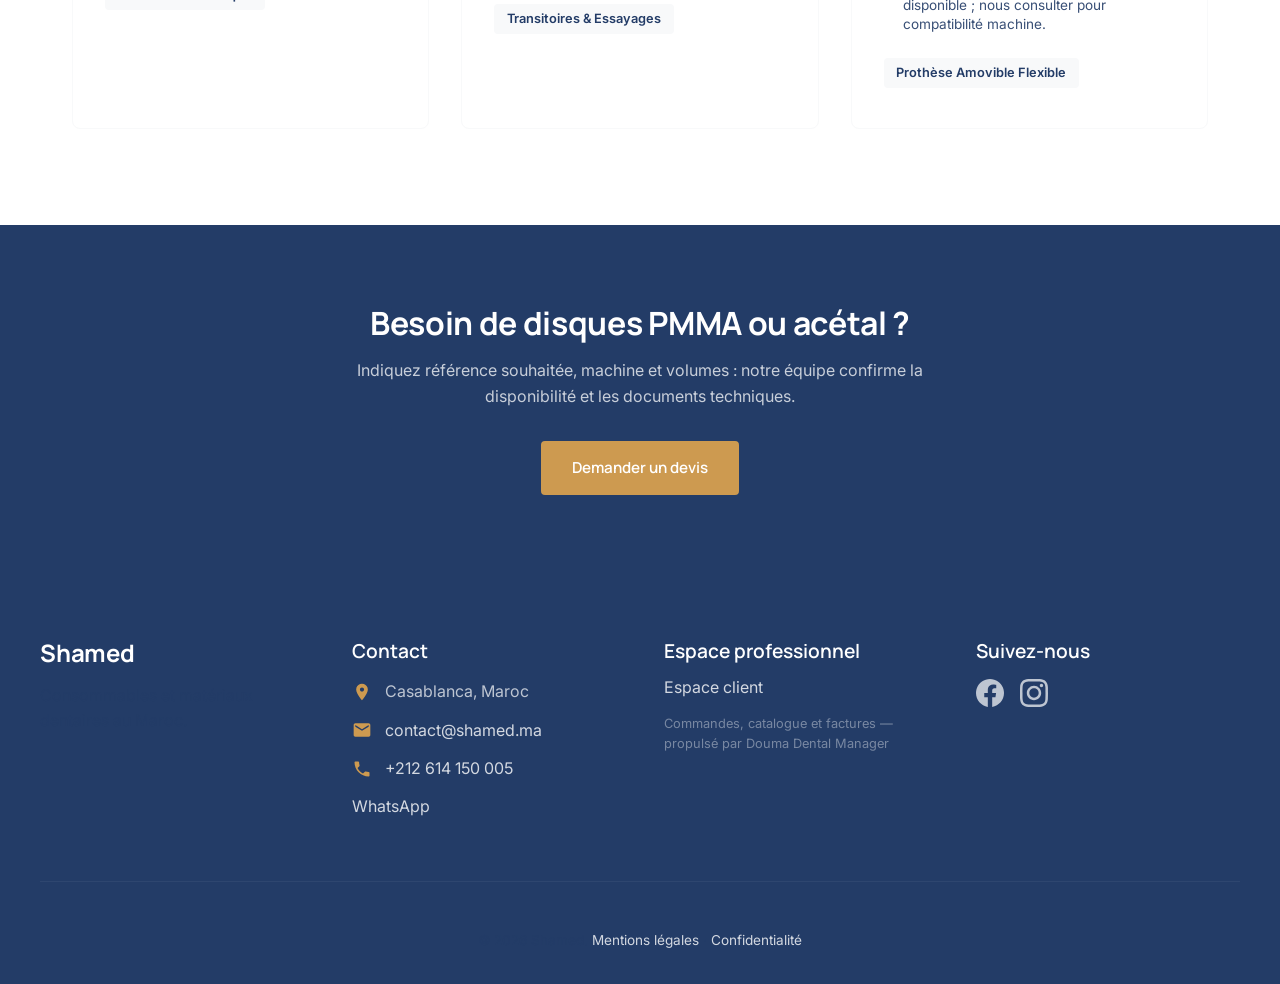
<file: pmma.html>
<!DOCTYPE html>
<html lang="fr">
<head>
    <meta charset="UTF-8">
    <meta name="viewport" content="width=device-width, initial-scale=1.0">
    <title>PMMA dentaire CAD/CAM Maroc | SHAMED</title>
    <link rel="preconnect" href="https://fonts.googleapis.com">
    <link rel="preconnect" href="https://fonts.gstatic.com" crossorigin>
    <link href="https://fonts.googleapis.com/css2?family=Inter:wght@300;400;500;600&family=Manrope:wght@500;600;700&display=swap" rel="stylesheet">
    <link rel="stylesheet" href="styles.css">
    <meta name="description" content="SHAMED propose aux laboratoires dentaires au Maroc une sélection de disques PMMA et matériaux CAD/CAM selon références disponibles, devis professionnel et accompagnement.">
    <meta property="og:title" content="PMMA &amp; matériaux CAD/CAM | SHAMED Maroc">
    <meta property="og:description" content="Disques PMMA et matériaux pour provisoires et usages laboratoire. Indications et compatibilités à confirmer selon référence fournisseur.">
    <meta property="og:type" content="website">
    <meta property="og:url" content="https://www.shamed.ma/pmma.html">
    <meta property="og:image" content="https://www.shamed.ma/images/pmma.webp">
    <meta property="og:locale" content="fr_MA">
</head>
<body>
    <a href="#main" class="skip-link">Aller au contenu</a>
    <!-- Navigation -->
    <nav id="navbar" class="glass-nav">
        <div class="nav-container">
            <div class="logo">
                <a href="index.html"><span class="logo-accent">S</span>hamed</a>
            </div>
            <ul class="nav-links">
                <li><a href="index.html">Accueil</a></li>
                <li class="nav-item">
                    <a href="index.html#produits" class="active">Produits <span class="dropdown-arrow">▼</span></a>
                    <div class="dropdown">
                        <a href="zircone.html">Comparatif zircone</a>
                        <a href="zircostar.html">Présentation ZircoStar</a>
                        <a href="pmma.html">PMMA</a>
                        <a href="resine-3d.html">Résines 3D</a>
                        <a href="consommables.html">Consommables Divers</a>
                    </div>
                </li>
                <li><a href="a-propos.html">À propos</a></li>
                <li><a href="contact.html">Contact</a></li>
                <li><a href="https://erp.shamed.ma/login?utm_source=shamed.ma&utm_medium=cta" class="nav-erp-link" target="_blank" rel="noopener noreferrer">Espace client</a></li>
            </ul>
            <button class="nav-toggle" type="button" aria-label="Ouvrir le menu" aria-expanded="false">
                <span></span><span></span><span></span>
            </button>
        </div>
    </nav>
    <div class="mobile-menu" id="mobileMenu">
        <ul>
            <li><a href="index.html">Accueil</a></li>
            <li><a href="zircone.html">Comparatif zircone</a></li>
            <li><a href="zircostar.html">Présentation ZircoStar</a></li>
            <li><a href="pmma.html">PMMA</a></li>
            <li><a href="resine-3d.html">Résines 3D</a></li>
            <li><a href="consommables.html">Consommables Divers</a></li>
            <li><a href="a-propos.html">À propos</a></li>
            <li><a href="contact.html">Contact</a></li>
            <li><a href="https://erp.shamed.ma/login?utm_source=shamed.ma&utm_medium=cta" target="_blank" rel="noopener noreferrer">Espace client</a></li>
        </ul>
    </div>

    <!-- Page Hero -->
    <header id="main" class="page-hero">
        <div class="page-hero-content fade-in">
            <div class="subtitle-slogan">SHAMED · Laboratoire</div>
            <h1>Disques PMMA &amp; matériaux CAD/CAM pour laboratoires dentaires</h1>
            <p>SHAMED accompagne les laboratoires dentaires avec une sélection de matériaux CAD/CAM pour provisoires, essais, maquettes ou usages spécifiques selon les références disponibles.</p>
            <p style="max-width: 36rem; margin: 1rem auto 0; color: rgba(255,255,255,0.75); font-size: 1rem;">Les indications, teintes, épaisseurs et compatibilités dépendent de chaque référence fournisseur. Notre équipe vous aide à vérifier le matériau adapté à votre protocole de laboratoire.</p>
        </div>
    </header>

    <!-- Gamme PMMA -->
    <section id="gamme-pmma" class="zirconia-detail-section">
        <div class="section-header fade-in">
            <h2>Disques PMMA, monocouche et acétal</h2>
            <p>Le <strong>PMMA</strong> et l’<strong>acétal</strong> sont des matériaux distincts : le choix dépend de l’indication et de la documentation du fabricant. Teintes, formats et compatibilité machine à confirmer selon référence.</p>
            <p style="margin-top: 0.85rem; max-width: 42rem; margin-left: auto; margin-right: auto;">Vous pouvez nous transmettre votre besoin : type de restauration, teinte, épaisseur, machine utilisée et quantité souhaitée.</p>
        </div>
        <div class="zirconia-grid">
            <!-- PMMA Multilayer -->
            <div class="zirc-card fade-in">
                <img src="images/pmma.webp" alt="PMMA Multilayer" class="zirc-img" loading="lazy" style="max-width:200px;">
                <h3>PMMA Multilayer</h3>
                <div class="zirc-specs">
                    <p>Disques multicouches pour effets de translucidité variables selon fabrication ; indication et finition selon référence.</p>
                    <ul>
                        <li><strong>Indications (selon réf. fournisseur) :</strong> Couronnes et bridges provisoires, usages à valider avec la fiche technique.</li>
                        <li><strong>Propriétés :</strong> Comportement à l’usinage et indications : à confirmer selon documentation fabricant.</li>
                        <li>Teintes, dimensions et compatibilité : nous consulter pour confirmer selon référence disponible.</li>
                    </ul>
                </div>
                <div class="zirc-tags"><span class="tag">Provisoire Esthétique</span></div>
            </div>

            <!-- PMMA Monocolor -->
            <div class="zirc-card fade-in delay-1">
                <img src="images/pmma.webp" alt="PMMA Monocolor" class="zirc-img" loading="lazy" style="max-width:200px;">
                <h3>PMMA Monocolor</h3>
                <div class="zirc-specs">
                    <p>PMMA monocouche couramment proposé pour des transitoires et essayages en laboratoire — comportement selon référence.</p>
                    <ul>
                        <li><strong>Indications (selon réf. fournisseur) :</strong> Restauration transitoire, essai d’occlusion ou étapes de travail avant solution définitive — à confirmer selon indication.</li>
                        <li><strong>Propriétés :</strong> À rapprocher de la fiche fournisseur ; pas de promesse clinique sur cette page.</li>
                        <li>Teintes et formats : selon disponibilité ; nous consulter.</li>
                    </ul>
                </div>
                <div class="zirc-tags"><span class="tag">Transitoires & Essayages</span></div>
            </div>

            <!-- PMMA Acetal -->
            <div class="zirc-card fade-in delay-2">
                <img src="images/pmma.webp" alt="Disque acétal laboratoire" class="zirc-img" loading="lazy" style="max-width:200px;">
                <h3>Acétal — thermoplastique (usage amovible)</h3>
                <div class="zirc-specs">
                    <p><strong>Matériau distinct du PMMA.</strong> Thermoplastique souvent utilisé pour certaines prothèses partielles amovibles ; indications et limites selon fabricant et protocole.</p>
                    <ul>
                        <li><strong>Indications (selon réf. fournisseur) :</strong> Châssis ou éléments amovibles — à valider avec la documentation fournie.</li>
                        <li><strong>Propriétés :</strong> Souplesse et résistance mécanique relatives à la référence ; pas d’affirmation universelle.</li>
                        <li>Teintes et dimensions : selon référence disponible ; nous consulter pour compatibilité machine.</li>
                    </ul>
                </div>
                <div class="zirc-tags"><span class="tag">Prothèse Amovible Flexible</span></div>
            </div>
        </div>
    </section>

    <!-- CTA -->
    <section class="cta-section">
        <div class="cta-content fade-in">
            <h2>Besoin de disques PMMA ou acétal ?</h2>
            <p>Indiquez référence souhaitée, machine et volumes : notre équipe confirme la disponibilité et les documents techniques.</p>
            <div class="steps-3-cta" style="margin-top: 0.5rem;">
                <a href="contact.html#formulaire-contact" class="btn-primary">Demander un devis</a>
            </div>
        </div>
    </section>

    <!-- Footer -->
    <a href="https://wa.me/212614150005" class="whatsapp-float" target="_blank" aria-label="Contact WhatsApp">
        <svg class="whatsapp-icon" viewBox="0 0 448 512"><path d="M380.9 97.1C339 55.1 283.2 32 223.9 32c-122.4 0-222 99.6-222 222 0 39.1 10.2 77.3 29.6 111L0 480l117.7-30.9c32.4 17.7 68.9 27 106.1 27h.1c122.3 0 224.1-99.6 224.1-222 0-59.3-25.2-115-67.1-157zm-157 341.6c-33.2 0-65.7-8.9-94-25.7l-6.7-4-69.8 18.3L72 359.2l-4.4-7c-18.5-29.4-28.2-63.3-28.2-98.2 0-101.7 82.8-184.5 184.6-184.5 49.3 0 95.6 19.2 130.4 54.1 34.8 34.9 56.2 81.2 56.1 130.5 0 101.8-84.9 184.6-186.6 184.6zm101.2-138.2c-5.5-2.8-32.8-16.2-37.9-18-5.1-1.9-8.8-2.8-12.5 2.8-3.7 5.6-14.3 18-17.6 21.8-3.2 3.7-6.5 4.2-12 1.4-5.5-2.8-23.2-8.5-44.2-27.1-16.4-14.6-27.4-32.6-30.6-38.1-3.2-5.5-.3-8.5 2.5-11.2 2.5-2.5 5.5-6.5 8.3-9.7 2.8-3.2 3.7-5.5 5.5-9.2 1.9-3.7.9-6.9-.5-9.7-1.4-2.8-12.5-30.1-17.1-41.2-4.5-10.8-9.1-9.3-12.5-9.5-3.2-.2-6.9-.2-10.6-.2-3.7 0-9.7 1.4-14.8 6.9-5.1 5.6-19.4 19-19.4 46.3 0 27.3 19.9 53.7 22.6 57.4 2.8 3.7 39.1 59.7 94.8 83.8 13.2 5.8 23.5 9.2 31.5 11.8 13.3 4.2 25.4 3.6 35 2.2 10.7-1.6 32.8-13.4 37.4-26.4 4.6-13 4.6-24.1 3.2-26.4-1.3-2.5-5-3.9-10.5-6.6z"/></svg>
    </a>

    <footer id="contact" class="footer">
        <div class="footer-container">
            <div class="footer-brand">
                <h2>Shamed</h2>
                <p>Consommables et matériaux dentaires au Maroc.</p>
            </div>
            <div class="footer-links">
                <h3>Contact</h3>
                <p><svg class="footer-icon" viewBox="0 0 24 24"><path d="M12 2C8.13 2 5 5.13 5 9c0 5.25 7 13 7 13s7-7.75 7-13c0-3.87-3.13-7-7-7zm0 9.5c-1.38 0-2.5-1.12-2.5-2.5s1.12-2.5 2.5-2.5 2.5 1.12 2.5 2.5-1.12 2.5-2.5 2.5z"/></svg> Casablanca, Maroc</p>
                <p><svg class="footer-icon" viewBox="0 0 24 24"><path d="M20 4H4c-1.1 0-1.99.9-1.99 2L2 18c0 1.1.9 2 2 2h16c1.1 0 2-.9 2-2V6c0-1.1-.9-2-2-2zm0 4l-8 5-8-5V6l8 5 8-5v2z"/></svg> <a href="mailto:contact@shamed.ma">contact@shamed.ma</a></p>
                <p><svg class="footer-icon" viewBox="0 0 24 24"><path d="M6.62 10.79c1.44 2.83 3.76 5.14 6.59 6.59l2.2-2.2c.27-.27.67-.36 1.02-.24 1.12.37 2.33.57 3.57.57.55 0 1 .45 1 1V20c0 .55-.45 1-1 1-9.39 0-17-7.61-17-17 0-.55.45-1 1-1h3.5c.55 0 1 .45 1 1 0 1.25.2 2.45.57 3.57.11.35.03.74-.25 1.02l-2.2 2.2z"/></svg> <a href="tel:+212614150005">+212 614 150 005</a></p>
                <p><a href="https://wa.me/212614150005" target="_blank" rel="noopener">WhatsApp</a></p>
            </div>
            <div class="footer-links footer-erp">
                <h3>Espace professionnel</h3>
                <p><a href="https://erp.shamed.ma/login?utm_source=shamed.ma&utm_medium=cta" target="_blank" rel="noopener noreferrer">Espace client</a></p>
                <p class="footer-erp-hint">Commandes, catalogue et factures — propulsé par Douma Dental Manager</p>
            </div>
            <div class="footer-social">
                <h3>Suivez-nous</h3>
                <div class="social-links">
                    <a href="https://www.facebook.com/shamed.ma" target="_blank" rel="noopener noreferrer" aria-label="Facebook Shamed">
                        <svg class="social-icon" viewBox="0 0 24 24"><path d="M24 12.073c0-6.627-5.373-12-12-12s-12 5.373-12 12c0 5.99 4.388 10.954 10.125 11.854v-8.385H7.078v-3.47h3.047V9.43c0-3.007 1.792-4.669 4.533-4.669 1.312 0 2.686.235 2.686.235v2.953H15.83c-1.491 0-1.956.925-1.956 1.874v2.25h3.328l-.532 3.47h-2.796v8.385C19.612 23.027 24 18.062 24 12.073z"/></svg>
                    </a>
                    <a href="https://www.instagram.com/shamed.ma" target="_blank" rel="noopener noreferrer" aria-label="Instagram Shamed">
                        <svg class="social-icon" viewBox="0 0 24 24"><path d="M12 2.163c3.204 0 3.584.012 4.85.07 3.252.148 4.771 1.691 4.919 4.919.058 1.265.069 1.645.069 4.849 0 3.205-.012 3.584-.069 4.849-.149 3.225-1.664 4.771-4.919 4.919-1.266.058-1.644.07-4.85.07-3.204 0-3.584-.012-4.849-.07-3.26-.149-4.771-1.699-4.919-4.92-.058-1.265-.07-1.644-.07-4.849 0-3.204.013-3.583.07-4.849.149-3.227 1.664-4.771 4.919-4.919 1.266-.057 1.645-.069 4.849-.069zm0-2.163c-3.259 0-3.667.014-4.947.072-4.358.2-6.78 2.618-6.98 6.98-.059 1.281-.073 1.689-.073 4.948 0 3.259.014 3.668.072 4.948.2 4.358 2.618 6.78 6.98 6.98 1.281.058 1.689.072 4.948.072 3.259 0 3.668-.014 4.948-.072 4.354-.2 6.782-2.618 6.979-6.98.059-1.28.073-1.689.073-4.948 0-3.259-.014-3.667-.072-4.947-.196-4.354-2.617-6.78-6.979-6.98-1.281-.059-1.69-.073-4.949-.073zm0 5.838c-3.403 0-6.162 2.759-6.162 6.162s2.759 6.163 6.162 6.163 6.162-2.759 6.162-6.163c0-3.403-2.759-6.162-6.162-6.162zm0 10.162c-2.209 0-4-1.79-4-4 0-2.209 1.791-4 4-4s4 1.791 4 4c0 2.21-1.791 4-4 4zm6.406-11.845c-.796 0-1.441.645-1.441 1.44s.645 1.44 1.441 1.44c.795 0 1.439-.645 1.439-1.44s-.644-1.44-1.439-1.44z"/></svg>
                    </a>
                </div>
            </div>
        </div>
        <div class="footer-bottom">
            <p>&copy; 2026 Shamed. <a href="mentions-legales.html">Mentions légales</a> · <a href="politique-confidentialite.html" title="Politique de confidentialité — SHAMED">Confidentialité</a></p>
        </div>
    </footer>

    <script src="script.js"></script>
</body>
</html>
</file>
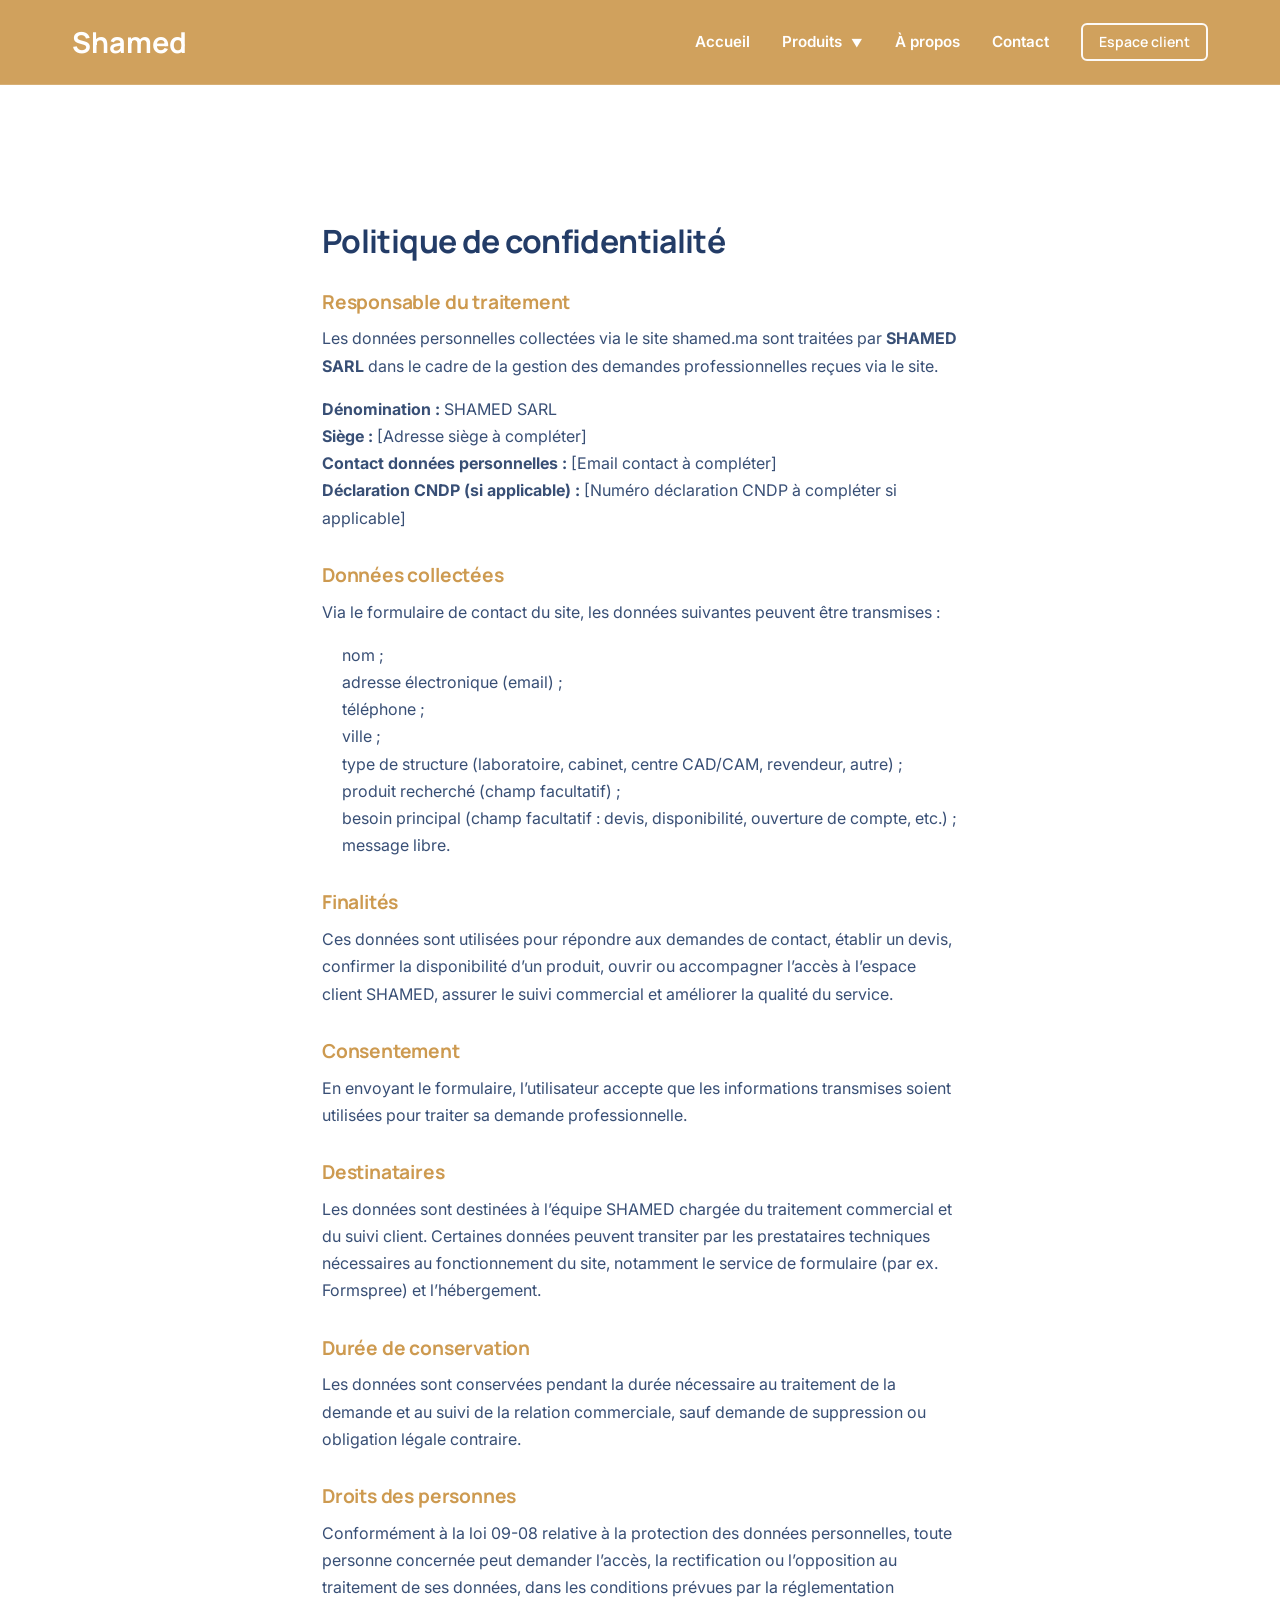
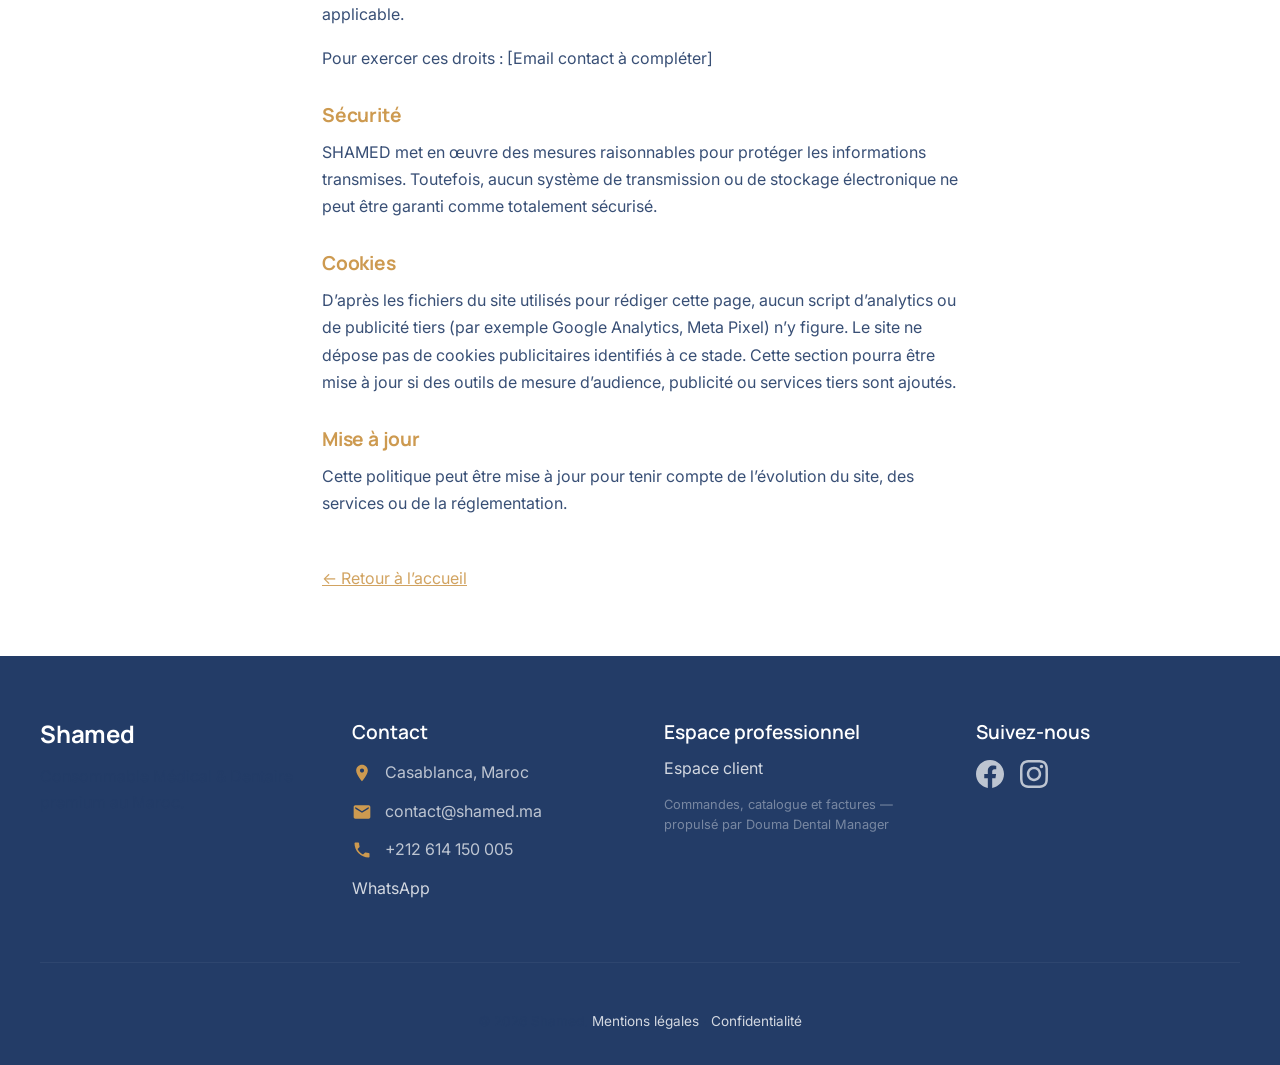
<file: politique-confidentialite.html>
<!DOCTYPE html>
<html lang="fr">
<head>
    <meta charset="UTF-8">
    <meta name="viewport" content="width=device-width, initial-scale=1.0">
    <title>Politique de confidentialité | SHAMED</title>
    <meta name="description" content="Politique de confidentialité du site SHAMED concernant les données transmises via les demandes de contact, devis et accompagnement client.">
    <link rel="stylesheet" href="styles.css">
    <link href="https://fonts.googleapis.com/css2?family=Inter:wght@300;400;500;600&family=Manrope:wght@500;600;700&display=swap" rel="stylesheet">
    <style>
        .legal-page { max-width: 700px; margin: 6rem auto 4rem; padding: 0 2rem; }
        .legal-page h1 { font-size: 2rem; margin-bottom: 2rem; color: var(--clr-navy); }
        .legal-page h2 { font-size: 1.2rem; margin: 2rem 0 0.8rem; color: var(--clr-copper); }
        .legal-page p { margin-bottom: 1rem; color: var(--clr-navy); opacity: 0.9; line-height: 1.7; }
        .legal-page a { color: var(--clr-copper); text-decoration: underline; }
    </style>
</head>
<body>
    <a href="#main" class="skip-link">Aller au contenu</a>
    <nav id="navbar" class="glass-nav">
        <div class="nav-container">
            <div class="logo"><a href="index.html"><span class="logo-accent">S</span>hamed</a></div>
            <ul class="nav-links">
                <li><a href="index.html">Accueil</a></li>
                <li class="nav-item">
                    <a href="index.html#produits">Produits <span class="dropdown-arrow">▼</span></a>
                    <div class="dropdown">
                        <a href="zircone.html">Comparatif zircone</a>
                        <a href="zircostar.html">Présentation ZircoStar</a>
                        <a href="pmma.html">PMMA</a>
                        <a href="resine-3d.html">Résines 3D</a>
                        <a href="consommables.html">Consommables Divers</a>
                    </div>
                </li>
                <li><a href="a-propos.html">À propos</a></li>
                <li><a href="contact.html">Contact</a></li>
                <li><a href="https://erp.shamed.ma/login?utm_source=shamed.ma&utm_medium=cta" class="nav-erp-link" target="_blank" rel="noopener noreferrer">Espace client</a></li>
            </ul>
            <button class="nav-toggle" type="button" aria-label="Ouvrir le menu" aria-expanded="false"><span></span><span></span><span></span></button>
        </div>
    </nav>
    <div class="mobile-menu" id="mobileMenu">
        <ul>
            <li><a href="index.html">Accueil</a></li>
            <li><a href="zircone.html">Comparatif zircone</a></li>
            <li><a href="zircostar.html">Présentation ZircoStar</a></li>
            <li><a href="pmma.html">PMMA</a></li>
            <li><a href="resine-3d.html">Résines 3D</a></li>
            <li><a href="consommables.html">Consommables Divers</a></li>
            <li><a href="a-propos.html">À propos</a></li>
            <li><a href="contact.html">Contact</a></li>
            <li><a href="https://erp.shamed.ma/login?utm_source=shamed.ma&utm_medium=cta" target="_blank" rel="noopener noreferrer">Espace client</a></li>
        </ul>
    </div>

    <main id="main" class="legal-page" style="padding-top: 8rem;">
        <h1>Politique de confidentialité</h1>

        <h2>Responsable du traitement</h2>
        <p>Les données personnelles collectées via le site shamed.ma sont traitées par <strong>SHAMED SARL</strong> dans le cadre de la gestion des demandes professionnelles reçues via le site.</p>
        <p>
            <strong>Dénomination :</strong> SHAMED SARL<br>
            <strong>Siège :</strong> [Adresse siège à compléter]<br>
            <strong>Contact données personnelles :</strong> [Email contact à compléter]<br>
            <strong>Déclaration CNDP (si applicable) :</strong> [Numéro déclaration CNDP à compléter si applicable]
        </p>

        <h2>Données collectées</h2>
        <p>Via le formulaire de contact du site, les données suivantes peuvent être transmises :</p>
        <ul style="margin: 0 0 1rem 1.25rem; line-height: 1.7; color: var(--clr-navy); opacity: 0.9;">
            <li>nom ;</li>
            <li>adresse électronique (email) ;</li>
            <li>téléphone ;</li>
            <li>ville ;</li>
            <li>type de structure (laboratoire, cabinet, centre CAD/CAM, revendeur, autre) ;</li>
            <li>produit recherché (champ facultatif) ;</li>
            <li>besoin principal (champ facultatif : devis, disponibilité, ouverture de compte, etc.) ;</li>
            <li>message libre.</li>
        </ul>

        <h2>Finalités</h2>
        <p>Ces données sont utilisées pour répondre aux demandes de contact, établir un devis, confirmer la disponibilité d’un produit, ouvrir ou accompagner l’accès à l’espace client SHAMED, assurer le suivi commercial et améliorer la qualité du service.</p>

        <h2>Consentement</h2>
        <p>En envoyant le formulaire, l’utilisateur accepte que les informations transmises soient utilisées pour traiter sa demande professionnelle.</p>

        <h2>Destinataires</h2>
        <p>Les données sont destinées à l’équipe SHAMED chargée du traitement commercial et du suivi client. Certaines données peuvent transiter par les prestataires techniques nécessaires au fonctionnement du site, notamment le service de formulaire (par ex. Formspree) et l’hébergement.</p>

        <h2>Durée de conservation</h2>
        <p>Les données sont conservées pendant la durée nécessaire au traitement de la demande et au suivi de la relation commerciale, sauf demande de suppression ou obligation légale contraire.</p>

        <h2>Droits des personnes</h2>
        <p>Conformément à la loi 09-08 relative à la protection des données personnelles, toute personne concernée peut demander l’accès, la rectification ou l’opposition au traitement de ses données, dans les conditions prévues par la réglementation applicable.</p>
        <p>Pour exercer ces droits : [Email contact à compléter]</p>

        <h2>Sécurité</h2>
        <p>SHAMED met en œuvre des mesures raisonnables pour protéger les informations transmises. Toutefois, aucun système de transmission ou de stockage électronique ne peut être garanti comme totalement sécurisé.</p>

        <h2>Cookies</h2>
        <p>D’après les fichiers du site utilisés pour rédiger cette page, aucun script d’analytics ou de publicité tiers (par exemple Google Analytics, Meta Pixel) n’y figure. Le site ne dépose pas de cookies publicitaires identifiés à ce stade. Cette section pourra être mise à jour si des outils de mesure d’audience, publicité ou services tiers sont ajoutés.</p>

        <h2>Mise à jour</h2>
        <p>Cette politique peut être mise à jour pour tenir compte de l’évolution du site, des services ou de la réglementation.</p>

        <p style="margin-top: 3rem;"><a href="index.html">← Retour à l’accueil</a></p>
    </main>

    <footer class="footer">
        <div class="footer-container">
            <div class="footer-brand">
                <h2>Shamed</h2>
                <p>Consommable Médical &amp; Dentaire premium au Maroc.</p>
            </div>
            <div class="footer-links">
                <h3>Contact</h3>
                <p><svg class="footer-icon" viewBox="0 0 24 24"><path d="M12 2C8.13 2 5 5.13 5 9c0 5.25 7 13 7 13s7-7.75 7-13c0-3.87-3.13-7-7-7zm0 9.5c-1.38 0-2.5-1.12-2.5-2.5s1.12-2.5 2.5-2.5 2.5 1.12 2.5 2.5-1.12 2.5-2.5 2.5z"/></svg> Casablanca, Maroc</p>
                <p><svg class="footer-icon" viewBox="0 0 24 24"><path d="M20 4H4c-1.1 0-1.99.9-1.99 2L2 18c0 1.1.9 2 2 2h16c1.1 0 2-.9 2-2V6c0-1.1-.9-2-2-2zm0 4l-8 5-8-5V6l8 5 8-5v2z"/></svg> contact@shamed.ma</p>
                <p><svg class="footer-icon" viewBox="0 0 24 24"><path d="M6.62 10.79c1.44 2.83 3.76 5.14 6.59 6.59l2.2-2.2c.27-.27.67-.36 1.02-.24 1.12.37 2.33.57 3.57.57.55 0 1 .45 1 1V20c0 .55-.45 1-1 1-9.39 0-17-7.61-17-17 0-.55.45-1 1-1h3.5c.55 0 1 .45 1 1 0 1.25.2 2.45.57 3.57.11.35.03.74-.25 1.02l-2.2 2.2z"/></svg> <a href="tel:+212614150005" style="color:inherit;">+212 614 150 005</a></p>
                <p><a href="https://wa.me/212614150005" target="_blank" rel="noopener" aria-label="Contact WhatsApp">WhatsApp</a></p>
            </div>
            <div class="footer-links footer-erp">
                <h3>Espace professionnel</h3>
                <p><a href="https://erp.shamed.ma/login?utm_source=shamed.ma&utm_medium=cta" target="_blank" rel="noopener noreferrer">Espace client</a></p>
                <p class="footer-erp-hint">Commandes, catalogue et factures — propulsé par Douma Dental Manager</p>
            </div>
            <div class="footer-social">
                <h3>Suivez-nous</h3>
                <div class="social-links">
                    <a href="https://www.facebook.com/shamed.ma" target="_blank" rel="noopener noreferrer" aria-label="Facebook Shamed">
                        <svg class="social-icon" viewBox="0 0 24 24"><path d="M24 12.073c0-6.627-5.373-12-12-12s-12 5.373-12 12c0 5.99 4.388 10.954 10.125 11.854v-8.385H7.078v-3.47h3.047V9.43c0-3.007 1.792-4.669 4.533-4.669 1.312 0 2.686.235 2.686.235v2.953H15.83c-1.491 0-1.956.925-1.956 1.874v2.25h3.328l-.532 3.47h-2.796v8.385C19.612 23.027 24 18.062 24 12.073z"/></svg>
                    </a>
                    <a href="https://www.instagram.com/shamed.ma" target="_blank" rel="noopener noreferrer" aria-label="Instagram Shamed">
                        <svg class="social-icon" viewBox="0 0 24 24"><path d="M12 2.163c3.204 0 3.584.012 4.85.07 3.252.148 4.771 1.691 4.919 4.919.058 1.265.069 1.645.069 4.849 0 3.205-.012 3.584-.069 4.849-.149 3.225-1.664 4.771-4.919 4.919-1.266.058-1.644.07-4.85.07-3.204 0-3.584-.012-4.849-.07-3.26-.149-4.771-1.699-4.919-4.92-.058-1.265-.07-1.644-.07-4.849 0-3.204.013-3.583.07-4.849.149-3.227 1.664-4.771 4.919-4.919 1.266-.057 1.645-.069 4.849-.069zm0-2.163c-3.259 0-3.667.014-4.947.072-4.358.2-6.78 2.618-6.98 6.98-.059 1.281-.073 1.689-.073 4.948 0 3.259.014 3.668.072 4.948.2 4.358 2.618 6.78 6.98 6.98 1.281.058 1.689.072 4.948.072 3.259 0 3.668-.014 4.948-.072 4.354-.2 6.782-2.618 6.979-6.98.059-1.28.073-1.689.073-4.948 0-3.259-.014-3.667-.072-4.947-.196-4.354-2.617-6.78-6.979-6.98-1.281-.059-1.69-.073-4.949-.073zm0 5.838c-3.403 0-6.162 2.759-6.162 6.162s2.759 6.163 6.162 6.163 6.162-2.759 6.162-6.163c0-3.403-2.759-6.162-6.162-6.162zm0 10.162c-2.209 0-4-1.79-4-4 0-2.209 1.791-4 4-4s4 1.791 4 4c0 2.21-1.791 4-4 4zm6.406-11.845c-.796 0-1.441.645-1.441 1.44s.645 1.44 1.441 1.44c.795 0 1.439-.645 1.439-1.44s-.644-1.44-1.439-1.44z"/></svg>
                    </a>
                </div>
            </div>
        </div>
        <div class="footer-bottom">
            <p>&copy; 2026 Shamed. <a href="mentions-legales.html">Mentions légales</a> · <a href="politique-confidentialite.html" title="Politique de confidentialité — SHAMED">Confidentialité</a></p>
        </div>
    </footer>
    <script src="script.js"></script>
</body>
</html>
</file>
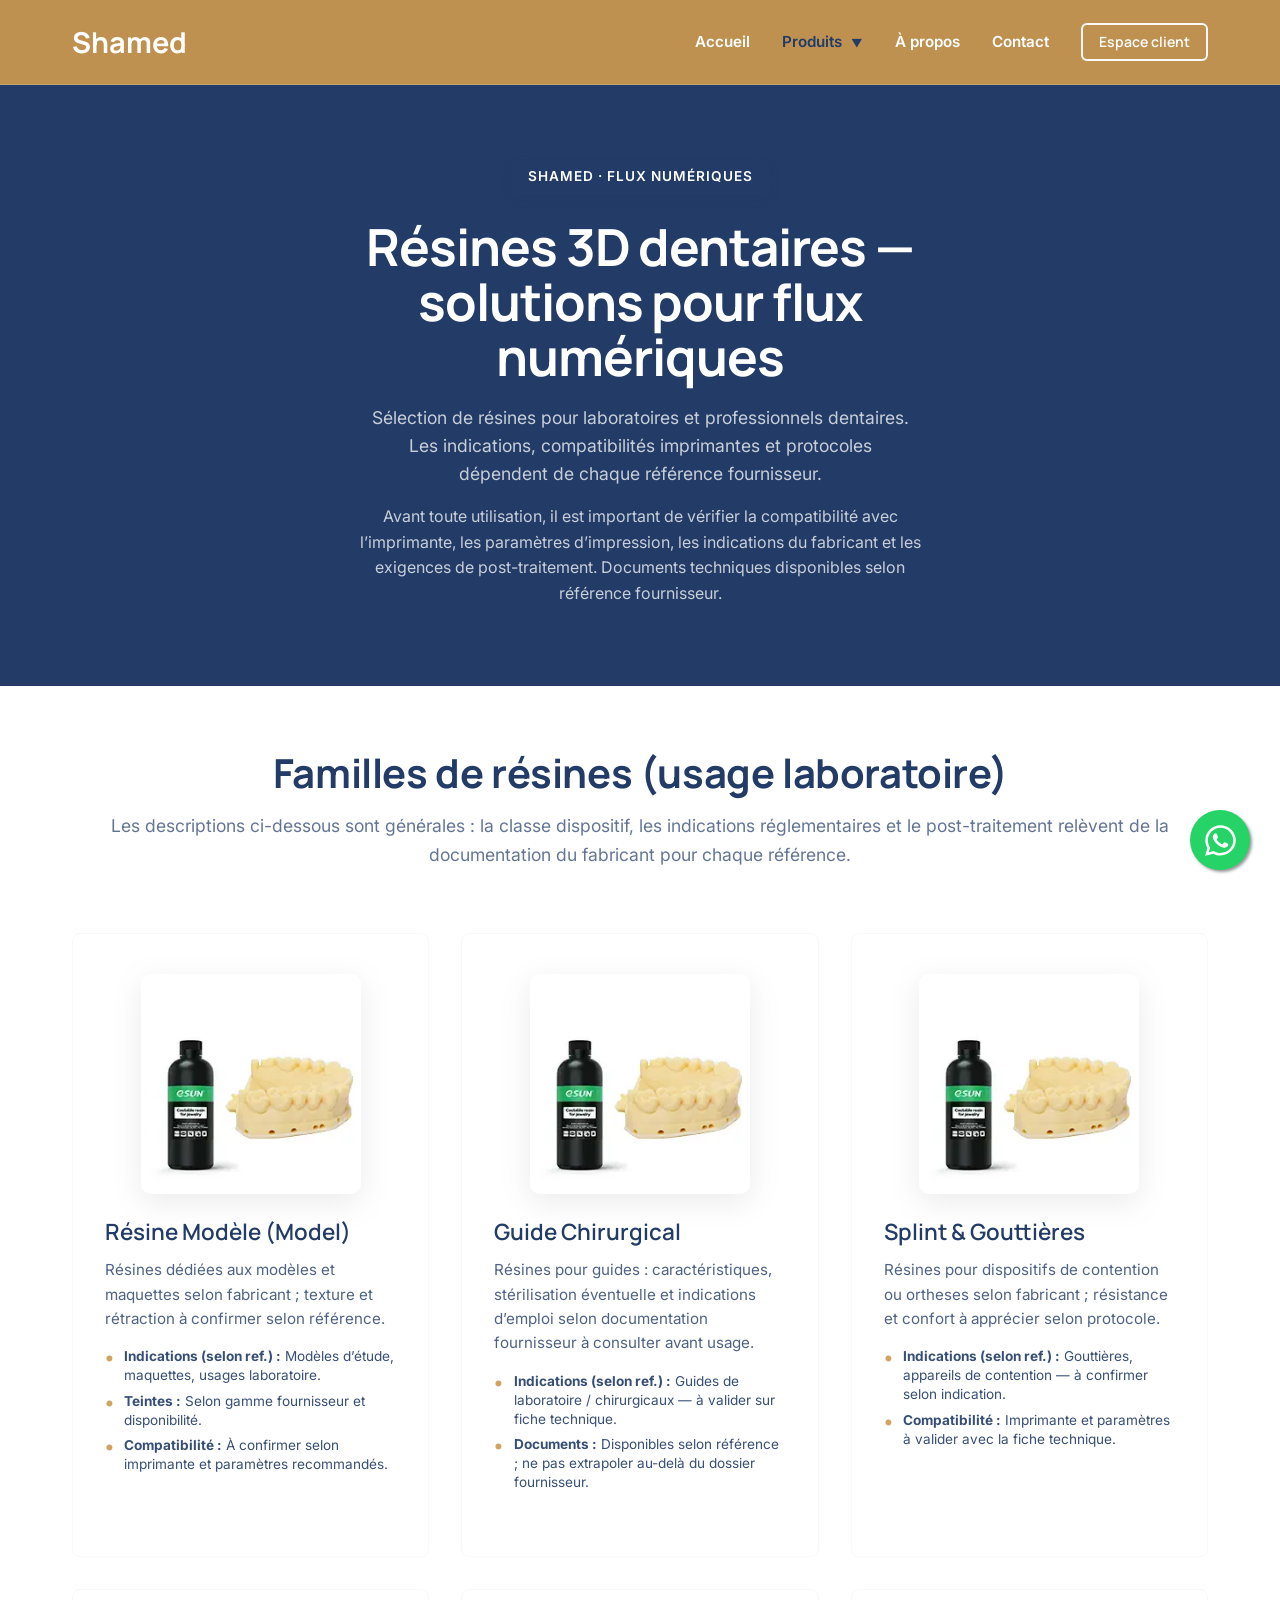
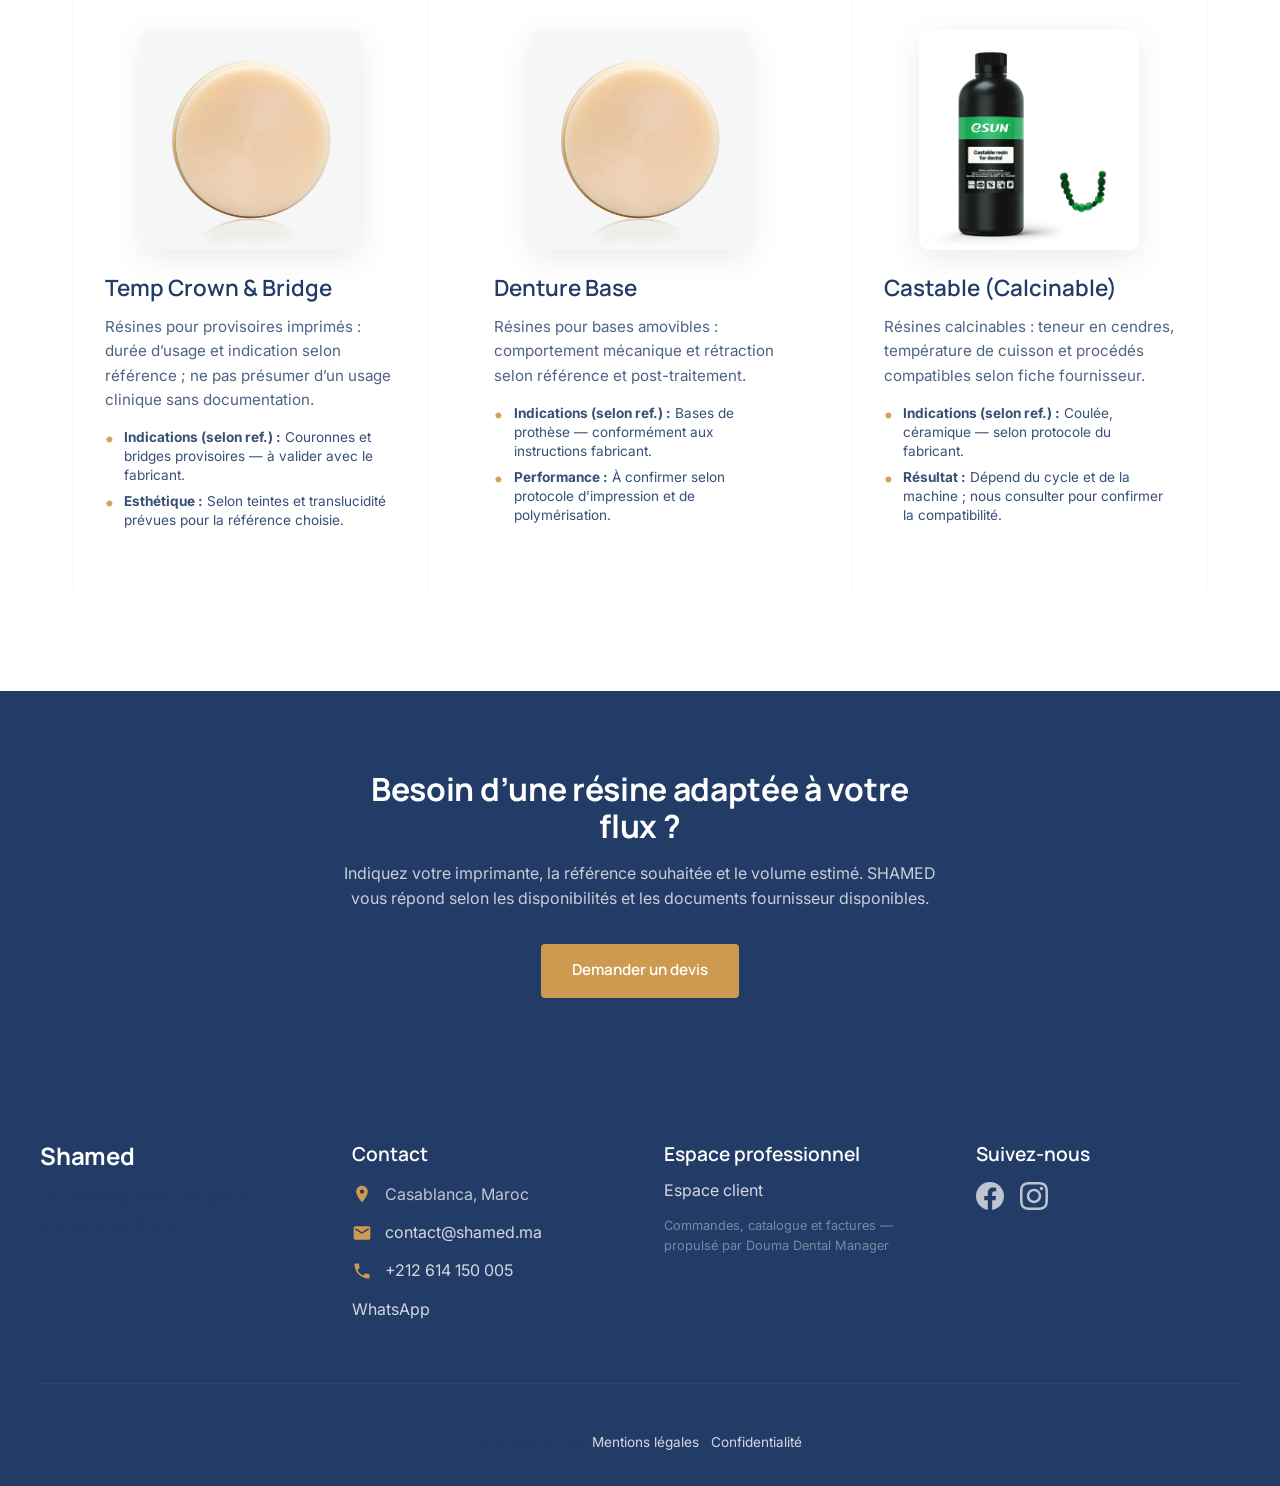
<file: resine-3d.html>
<!DOCTYPE html>
<html lang="fr">
<head>
    <meta charset="UTF-8">
    <meta name="viewport" content="width=device-width, initial-scale=1.0">
    <title>Résines 3D dentaires Maroc | SHAMED</title>
    <link rel="preconnect" href="https://fonts.googleapis.com">
    <link rel="preconnect" href="https://fonts.gstatic.com" crossorigin>
    <link href="https://fonts.googleapis.com/css2?family=Inter:wght@300;400;500;600&family=Manrope:wght@500;600;700&display=swap" rel="stylesheet">
    <link rel="stylesheet" href="styles.css">
    <meta name="description" content="Résines 3D pour flux numériques dentaires : compatibilités, indications et disponibilités à confirmer selon référence fournisseur. Devis professionnel avec SHAMED.">
    <meta property="og:title" content="Résines 3D dentaires | SHAMED Maroc">
    <meta property="og:description" content="Sélection de résines pour laboratoires. Documents techniques selon référence fournisseur ; compatibilité imprimante à valider.">
    <meta property="og:type" content="website">
    <meta property="og:url" content="https://www.shamed.ma/resine-3d.html">
    <meta property="og:image" content="https://www.shamed.ma/images/castable-resin-for-dental_Green1.png">
    <meta property="og:locale" content="fr_MA">
</head>
<body>
    <a href="#main" class="skip-link">Aller au contenu</a>
    <!-- Navigation -->
    <nav id="navbar" class="glass-nav">
        <div class="nav-container">
            <div class="logo">
                <a href="index.html"><span class="logo-accent">S</span>hamed</a>
            </div>
            <ul class="nav-links">
                <li><a href="index.html">Accueil</a></li>
                <li class="nav-item">
                    <a href="index.html#produits" class="active">Produits <span class="dropdown-arrow">▼</span></a>
                    <div class="dropdown">
                        <a href="zircone.html">Comparatif zircone</a>
                        <a href="zircostar.html">Présentation ZircoStar</a>
                        <a href="pmma.html">PMMA</a>
                        <a href="resine-3d.html">Résines 3D</a>
                        <a href="consommables.html">Consommables Divers</a>
                    </div>
                </li>
                <li><a href="a-propos.html">À propos</a></li>
                <li><a href="contact.html">Contact</a></li>
                <li><a href="https://erp.shamed.ma/login?utm_source=shamed.ma&utm_medium=cta" class="nav-erp-link" target="_blank" rel="noopener noreferrer">Espace client</a></li>
            </ul>
            <button class="nav-toggle" type="button" aria-label="Ouvrir le menu" aria-expanded="false">
                <span></span><span></span><span></span>
            </button>
        </div>
    </nav>
    <div class="mobile-menu" id="mobileMenu">
        <ul>
            <li><a href="index.html">Accueil</a></li>
            <li><a href="zircone.html">Comparatif zircone</a></li>
            <li><a href="zircostar.html">Présentation ZircoStar</a></li>
            <li><a href="pmma.html">PMMA</a></li>
            <li><a href="resine-3d.html">Résines 3D</a></li>
            <li><a href="consommables.html">Consommables Divers</a></li>
            <li><a href="a-propos.html">À propos</a></li>
            <li><a href="contact.html">Contact</a></li>
            <li><a href="https://erp.shamed.ma/login?utm_source=shamed.ma&utm_medium=cta" target="_blank" rel="noopener noreferrer">Espace client</a></li>
        </ul>
    </div>

    <!-- Page Hero -->
    <header id="main" class="page-hero">
        <div class="page-hero-content fade-in">
            <div class="subtitle-slogan">SHAMED · Flux numériques</div>
            <h1>Résines 3D dentaires — solutions pour flux numériques</h1>
            <p>Sélection de résines pour laboratoires et professionnels dentaires. Les indications, compatibilités imprimantes et protocoles dépendent de chaque référence fournisseur.</p>
            <p style="max-width: 36rem; margin: 1rem auto 0; color: rgba(255,255,255,0.75); font-size: 1rem;">Avant toute utilisation, il est important de vérifier la compatibilité avec l’imprimante, les paramètres d’impression, les indications du fabricant et les exigences de post-traitement. Documents techniques disponibles selon référence fournisseur.</p>
        </div>
    </header>

    <!-- Gamme Résines 3D -->
    <section class="zirconia-detail-section">
        <div class="section-header fade-in">
            <h2>Familles de résines (usage laboratoire)</h2>
            <p>Les descriptions ci-dessous sont générales : la classe dispositif, les indications réglementaires et le post-traitement relèvent de la documentation du fabricant pour chaque référence.</p>
        </div>

        <div class="zirconia-grid">
            <!-- 1. Résine Modèle -->
            <div class="zirc-card fade-in">
                <img src="images/Moder-resine.png" alt="Résine Modèle 3D" class="zirc-img" loading="lazy" style="border-radius:10px;">
                <h3>Résine Modèle (Model)</h3>
                <div class="zirc-specs">
                    <p>Résines dédiées aux modèles et maquettes selon fabricant ; texture et rétraction à confirmer selon référence.</p>
                    <ul>
                        <li><strong>Indications (selon ref.) :</strong> Modèles d’étude, maquettes, usages laboratoire.</li>
                        <li><strong>Teintes :</strong> Selon gamme fournisseur et disponibilité.</li>
                        <li><strong>Compatibilité :</strong> À confirmer selon imprimante et paramètres recommandés.</li>
                    </ul>
                </div>
            </div>

            <!-- 2. Résine Guide -->
            <div class="zirc-card fade-in delay-1">
                <img src="images/Moder-resine.webp" alt="Guide Chirurgical 3D" class="zirc-img" loading="lazy" style="border-radius:10px;">
                <h3>Guide Chirurgical</h3>
                <div class="zirc-specs">
                    <p>Résines pour guides : caractéristiques, stérilisation éventuelle et indications d’emploi selon documentation fournisseur à consulter avant usage.</p>
                    <ul>
                        <li><strong>Indications (selon ref.) :</strong> Guides de laboratoire / chirurgicaux — à valider sur fiche technique.</li>
                        <li><strong>Documents :</strong> Disponibles selon référence ; ne pas extrapoler au-delà du dossier fournisseur.</li>
                    </ul>
                </div>
            </div>

            <!-- 3. Résine Splint -->
            <div class="zirc-card fade-in delay-2">
                <img src="images/Moder-resine.webp" alt="Résine Splint 3D" class="zirc-img" loading="lazy" style="border-radius:10px;">
                <h3>Splint & Gouttières</h3>
                <div class="zirc-specs">
                    <p>Résines pour dispositifs de contention ou ortheses selon fabricant ; résistance et confort à apprécier selon protocole.</p>
                    <ul>
                        <li><strong>Indications (selon ref.) :</strong> Gouttières, appareils de contention — à confirmer selon indication.</li>
                        <li><strong>Compatibilité :</strong> Imprimante et paramètres à valider avec la fiche technique.</li>
                    </ul>
                </div>
            </div>

            <!-- 4. Couronnes & Bridges Provisoires -->
            <div class="zirc-card fade-in">
                <img src="images/pmma.webp" alt="Résine Couronnes 3D" class="zirc-img" loading="lazy" style="border-radius:10px;">
                <h3>Temp Crown & Bridge</h3>
                <div class="zirc-specs">
                    <p>Résines pour provisoires imprimés : durée d’usage et indication selon référence ; ne pas présumer d’un usage clinique sans documentation.</p>
                    <ul>
                        <li><strong>Indications (selon ref.) :</strong> Couronnes et bridges provisoires — à valider avec le fabricant.</li>
                        <li><strong>Esthétique :</strong> Selon teintes et translucidité prévues pour la référence choisie.</li>
                    </ul>
                </div>
            </div>

            <!-- 5. Bases de Prothèses -->
            <div class="zirc-card fade-in delay-1">
                <img src="images/pmma.webp" alt="Résine Denture 3D" class="zirc-img" loading="lazy" style="border-radius:10px;">
                <h3>Denture Base</h3>
                <div class="zirc-specs">
                    <p>Résines pour bases amovibles : comportement mécanique et rétraction selon référence et post-traitement.</p>
                    <ul>
                        <li><strong>Indications (selon ref.) :</strong> Bases de prothèse — conformément aux instructions fabricant.</li>
                        <li><strong>Performance :</strong> À confirmer selon protocole d’impression et de polymérisation.</li>
                    </ul>
                </div>
            </div>

            <!-- 6. Calcinable (Castable) -->
            <div class="zirc-card fade-in delay-2">
                <img src="images/castable-resin-for-dental_Green1.png" alt="Résine Calcinable 3D" class="zirc-img" loading="lazy" style="border-radius:10px;">
                <h3>Castable (Calcinable)</h3>
                <div class="zirc-specs">
                    <p>Résines calcinables : teneur en cendres, température de cuisson et procédés compatibles selon fiche fournisseur.</p>
                    <ul>
                        <li><strong>Indications (selon ref.) :</strong> Coulée, céramique — selon protocole du fabricant.</li>
                        <li><strong>Résultat :</strong> Dépend du cycle et de la machine ; nous consulter pour confirmer la compatibilité.</li>
                    </ul>
                </div>
            </div>
        </div>
    </section>

    <!-- CTA -->
    <section class="cta-section fade-in">
        <div class="cta-content">
            <h2>Besoin d’une résine adaptée à votre flux ?</h2>
            <p>Indiquez votre imprimante, la référence souhaitée et le volume estimé. SHAMED vous répond selon les disponibilités et les documents fournisseur disponibles.</p>
            <div class="steps-3-cta" style="margin-top: 0.5rem;">
                <a href="contact.html#formulaire-contact" class="btn-primary">Demander un devis</a>
            </div>
        </div>
    </section>

    <!-- Footer -->
    <a href="https://wa.me/212614150005" class="whatsapp-float" target="_blank" aria-label="Contact WhatsApp">
        <svg class="whatsapp-icon" viewBox="0 0 448 512"><path d="M380.9 97.1C339 55.1 283.2 32 223.9 32c-122.4 0-222 99.6-222 222 0 39.1 10.2 77.3 29.6 111L0 480l117.7-30.9c32.4 17.7 68.9 27 106.1 27h.1c122.3 0 224.1-99.6 224.1-222 0-59.3-25.2-115-67.1-157zm-157 341.6c-33.2 0-65.7-8.9-94-25.7l-6.7-4-69.8 18.3L72 359.2l-4.4-7c-18.5-29.4-28.2-63.3-28.2-98.2 0-101.7 82.8-184.5 184.6-184.5 49.3 0 95.6 19.2 130.4 54.1 34.8 34.9 56.2 81.2 56.1 130.5 0 101.8-84.9 184.6-186.6 184.6zm101.2-138.2c-5.5-2.8-32.8-16.2-37.9-18-5.1-1.9-8.8-2.8-12.5 2.8-3.7 5.6-14.3 18-17.6 21.8-3.2 3.7-6.5 4.2-12 1.4-5.5-2.8-23.2-8.5-44.2-27.1-16.4-14.6-27.4-32.6-30.6-38.1-3.2-5.5-.3-8.5 2.5-11.2 2.5-2.5 5.5-6.5 8.3-9.7 2.8-3.2 3.7-5.5 5.5-9.2 1.9-3.7.9-6.9-.5-9.7-1.4-2.8-12.5-30.1-17.1-41.2-4.5-10.8-9.1-9.3-12.5-9.5-3.2-.2-6.9-.2-10.6-.2-3.7 0-9.7 1.4-14.8 6.9-5.1 5.6-19.4 19-19.4 46.3 0 27.3 19.9 53.7 22.6 57.4 2.8 3.7 39.1 59.7 94.8 83.8 13.2 5.8 23.5 9.2 31.5 11.8 13.3 4.2 25.4 3.6 35 2.2 10.7-1.6 32.8-13.4 37.4-26.4 4.6-13 4.6-24.1 3.2-26.4-1.3-2.5-5-3.9-10.5-6.6z"/></svg>
    </a>

    <footer class="footer">
        <div class="footer-container">
            <div class="footer-brand">
                <h2>Shamed</h2>
                <p>Consommables et matériaux dentaires au Maroc.</p>
            </div>
            <div class="footer-links">
                <h3>Contact</h3>
                <p><svg class="footer-icon" viewBox="0 0 24 24"><path d="M12 2C8.13 2 5 5.13 5 9c0 5.25 7 13 7 13s7-7.75 7-13c0-3.87-3.13-7-7-7zm0 9.5c-1.38 0-2.5-1.12-2.5-2.5s1.12-2.5 2.5-2.5 2.5 1.12 2.5 2.5-1.12 2.5-2.5 2.5z"/></svg> Casablanca, Maroc</p>
                <p><svg class="footer-icon" viewBox="0 0 24 24"><path d="M20 4H4c-1.1 0-1.99.9-1.99 2L2 18c0 1.1.9 2 2 2h16c1.1 0 2-.9 2-2V6c0-1.1-.9-2-2-2zm0 4l-8 5-8-5V6l8 5 8-5v2z"/></svg> <a href="mailto:contact@shamed.ma">contact@shamed.ma</a></p>
                <p><svg class="footer-icon" viewBox="0 0 24 24"><path d="M6.62 10.79c1.44 2.83 3.76 5.14 6.59 6.59l2.2-2.2c.27-.27.67-.36 1.02-.24 1.12.37 2.33.57 3.57.57.55 0 1 .45 1 1V20c0 .55-.45 1-1 1-9.39 0-17-7.61-17-17 0-.55.45-1 1-1h3.5c.55 0 1 .45 1 1 0 1.25.2 2.45.57 3.57.11.35.03.74-.25 1.02l-2.2 2.2z"/></svg> <a href="tel:+212614150005">+212 614 150 005</a></p>
                <p><a href="https://wa.me/212614150005" target="_blank" rel="noopener">WhatsApp</a></p>
            </div>
            <div class="footer-links footer-erp">
                <h3>Espace professionnel</h3>
                <p><a href="https://erp.shamed.ma/login?utm_source=shamed.ma&utm_medium=cta" target="_blank" rel="noopener noreferrer">Espace client</a></p>
                <p class="footer-erp-hint">Commandes, catalogue et factures — propulsé par Douma Dental Manager</p>
            </div>
            <div class="footer-social">
                <h3>Suivez-nous</h3>
                <div class="social-links">
                    <a href="https://www.facebook.com/shamed.ma" target="_blank" rel="noopener noreferrer" aria-label="Facebook Shamed">
                        <svg class="social-icon" viewBox="0 0 24 24"><path d="M24 12.073c0-6.627-5.373-12-12-12s-12 5.373-12 12c0 5.99 4.388 10.954 10.125 11.854v-8.385H7.078v-3.47h3.047V9.43c0-3.007 1.792-4.669 4.533-4.669 1.312 0 2.686.235 2.686.235v2.953H15.83c-1.491 0-1.956.925-1.956 1.874v2.25h3.328l-.532 3.47h-2.796v8.385C19.612 23.027 24 18.062 24 12.073z"/></svg>
                    </a>
                    <a href="https://www.instagram.com/shamed.ma" target="_blank" rel="noopener noreferrer" aria-label="Instagram Shamed">
                        <svg class="social-icon" viewBox="0 0 24 24"><path d="M12 2.163c3.204 0 3.584.012 4.85.07 3.252.148 4.771 1.691 4.919 4.919.058 1.265.069 1.645.069 4.849 0 3.205-.012 3.584-.069 4.849-.149 3.225-1.664 4.771-4.919 4.919-1.266.058-1.644.07-4.85.07-3.204 0-3.584-.012-4.849-.07-3.26-.149-4.771-1.699-4.919-4.92-.058-1.265-.07-1.644-.07-4.849 0-3.204.013-3.583.07-4.849.149-3.227 1.664-4.771 4.919-4.919 1.266-.057 1.645-.069 4.849-.069zm0-2.163c-3.259 0-3.667.014-4.947.072-4.358.2-6.78 2.618-6.98 6.98-.059 1.281-.073 1.689-.073 4.948 0 3.259.014 3.668.072 4.948.2 4.358 2.618 6.78 6.98 6.98 1.281.058 1.689.072 4.948.072 3.259 0 3.668-.014 4.948-.072 4.354-.2 6.782-2.618 6.979-6.98.059-1.28.073-1.689.073-4.948 0-3.259-.014-3.667-.072-4.947-.196-4.354-2.617-6.78-6.979-6.98-1.281-.059-1.69-.073-4.949-.073zm0 5.838c-3.403 0-6.162 2.759-6.162 6.162s2.759 6.163 6.162 6.163 6.162-2.759 6.162-6.163c0-3.403-2.759-6.162-6.162-6.162zm0 10.162c-2.209 0-4-1.79-4-4 0-2.209 1.791-4 4-4s4 1.791 4 4c0 2.21-1.791 4-4 4zm6.406-11.845c-.796 0-1.441.645-1.441 1.44s.645 1.44 1.441 1.44c.795 0 1.439-.645 1.439-1.44s-.644-1.44-1.439-1.44z"/></svg>
                    </a>
                </div>
            </div>
        </div>
        <div class="footer-bottom">
            <p>&copy; 2026 Shamed. <a href="mentions-legales.html">Mentions légales</a> · <a href="politique-confidentialite.html" title="Politique de confidentialité — SHAMED">Confidentialité</a></p>
        </div>
    </footer>

    <script src="script.js"></script>
</body>
</html>
</file>
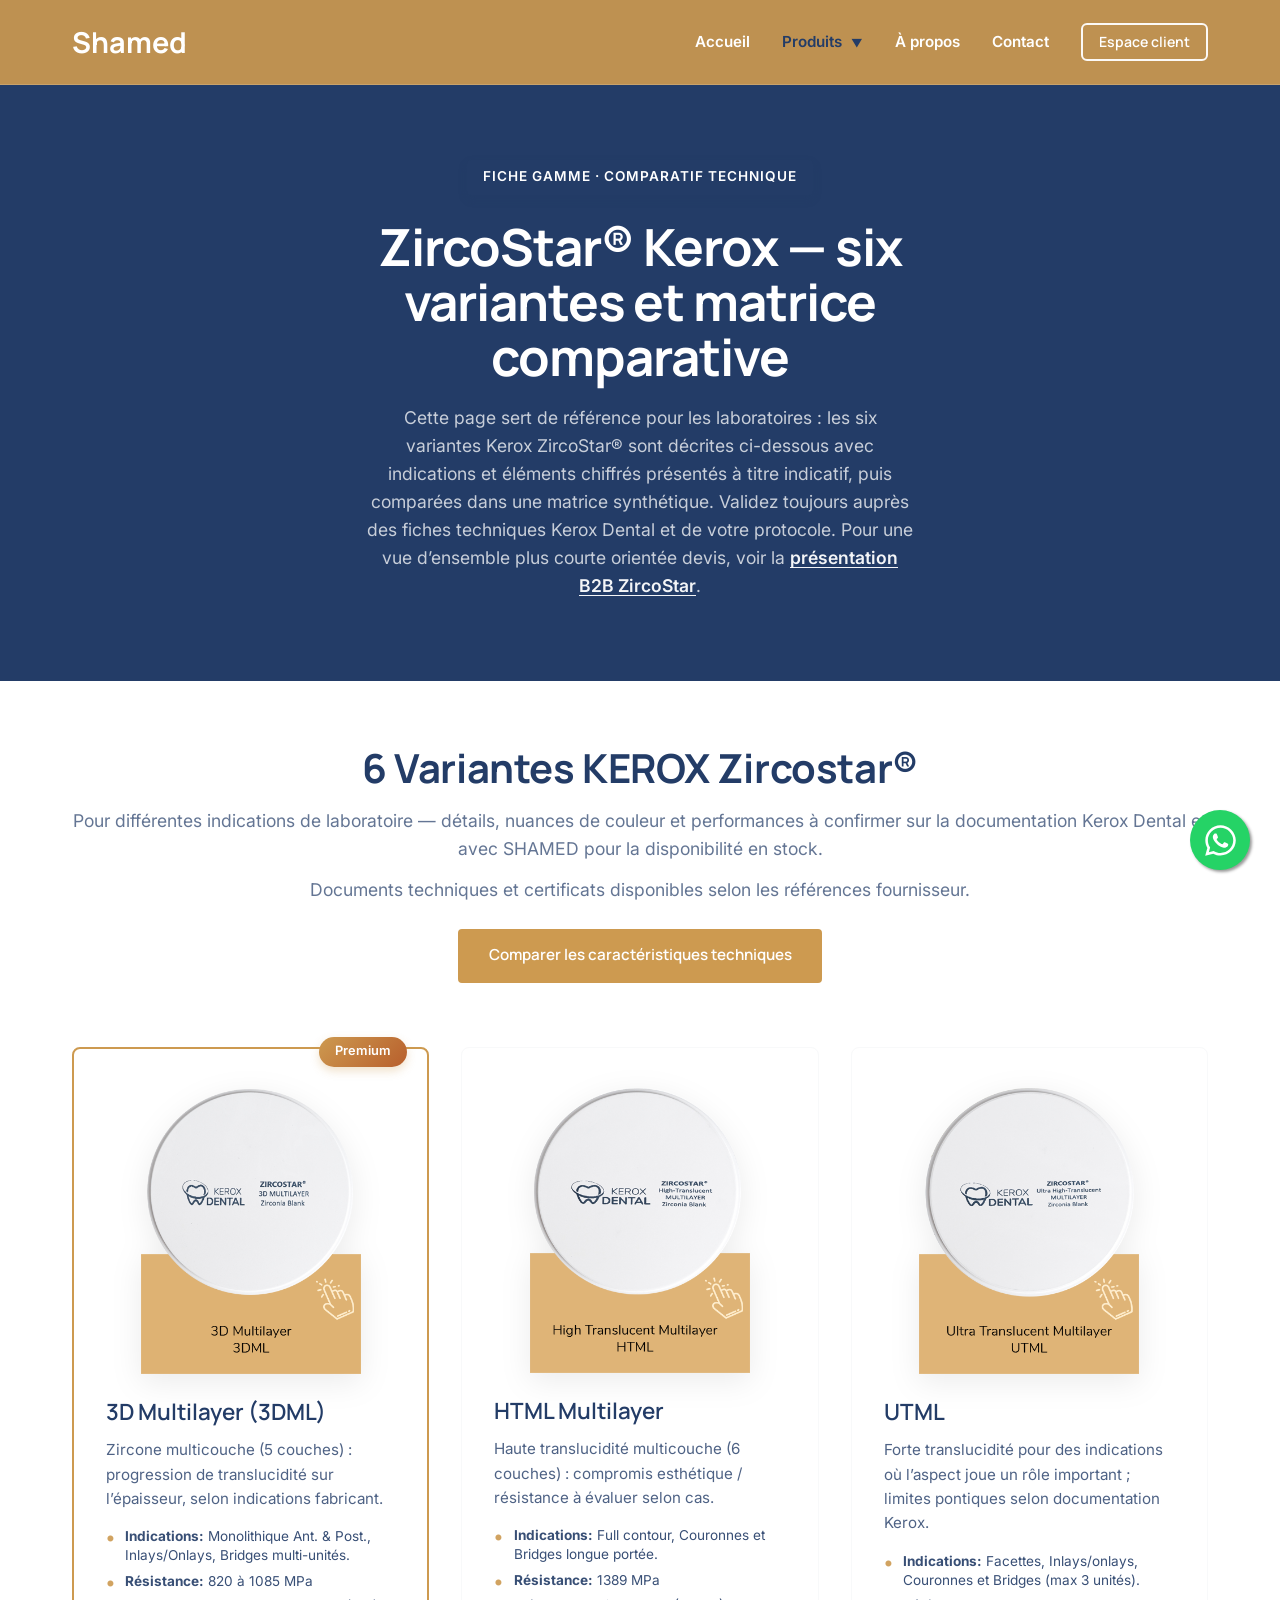
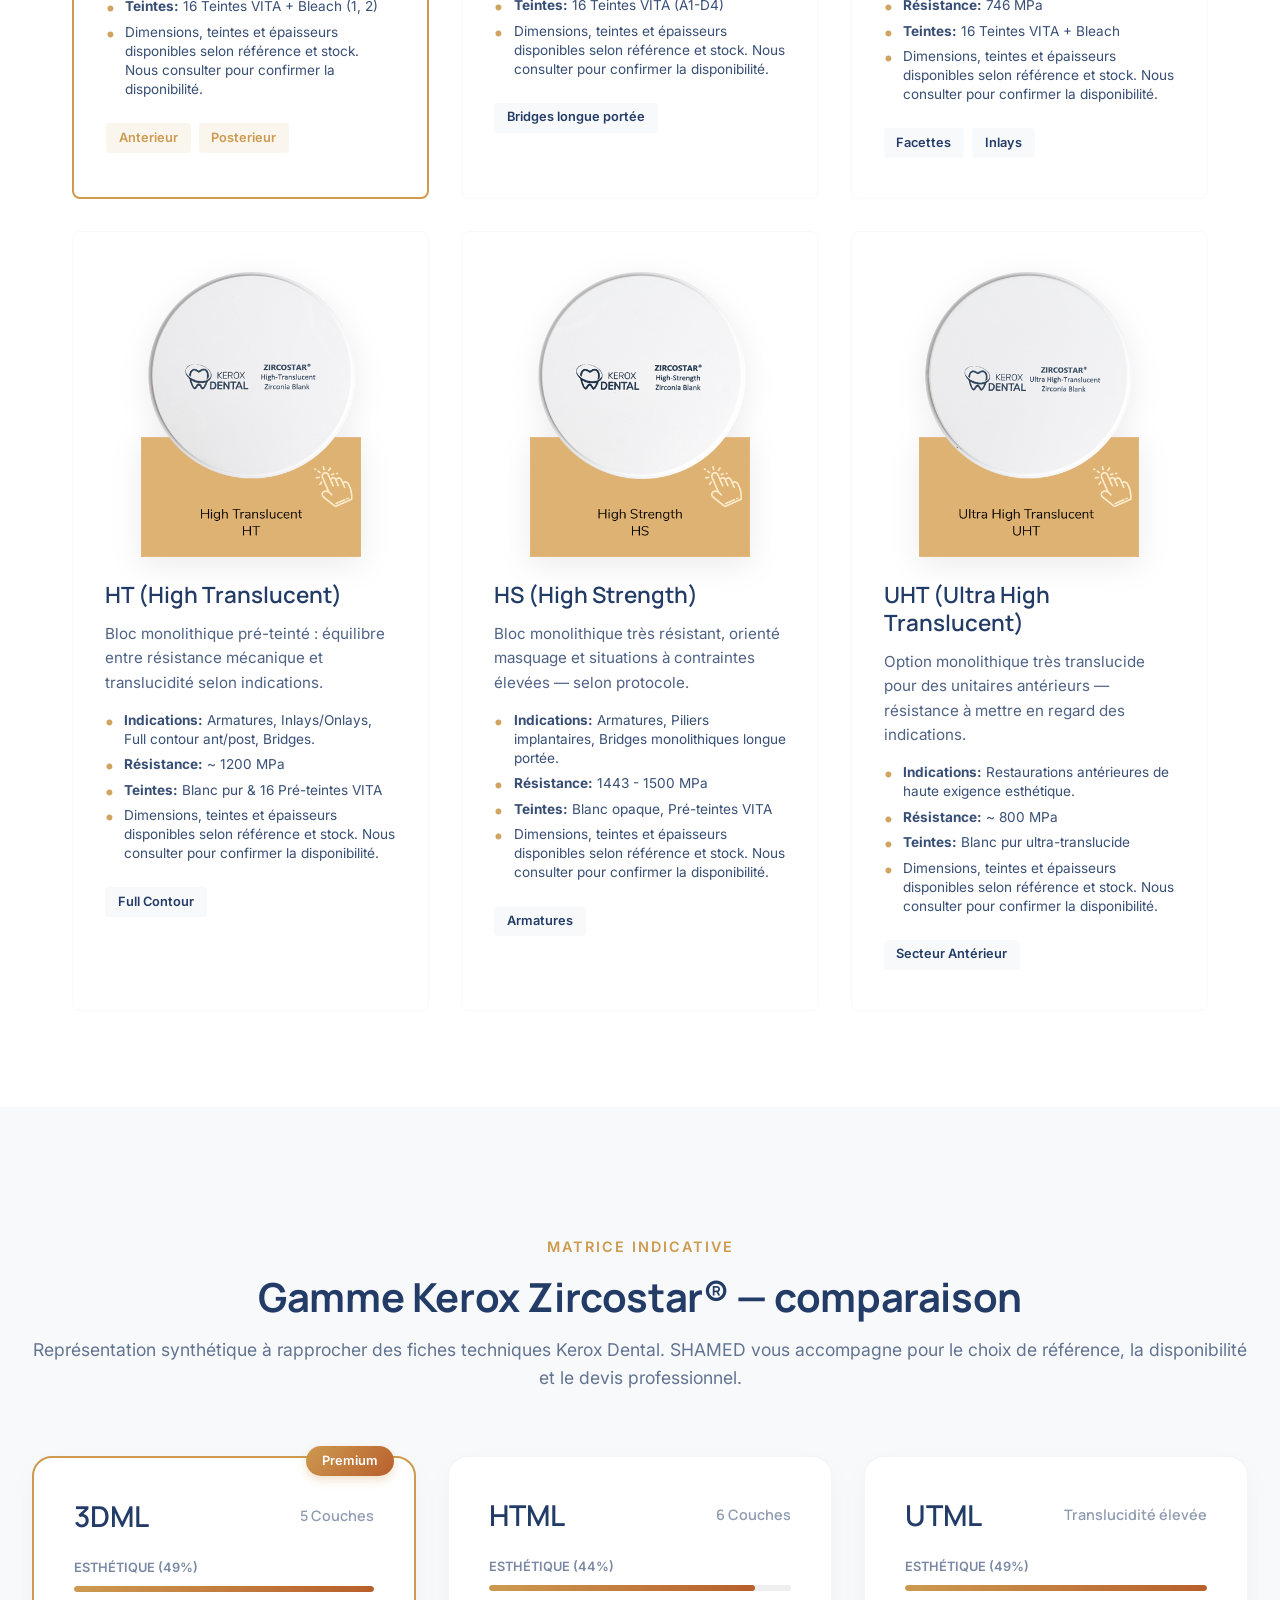
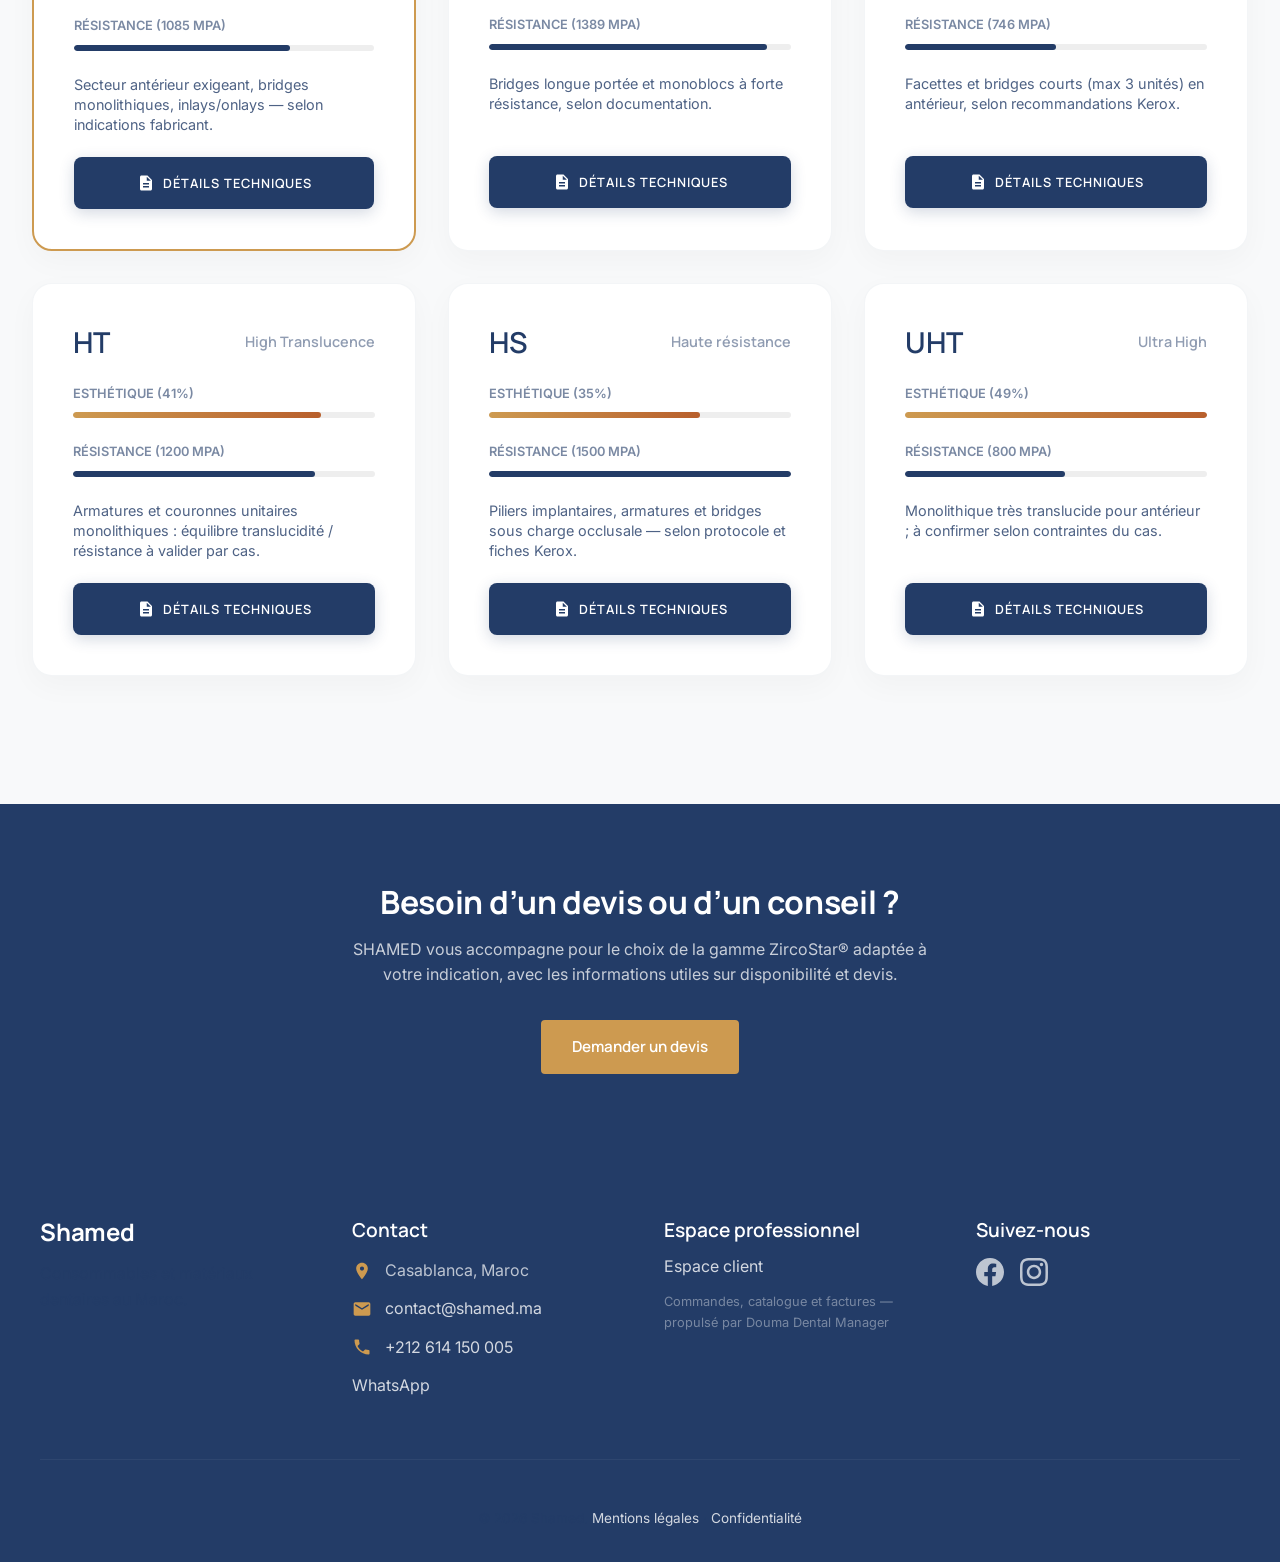
<file: zircone.html>
<!DOCTYPE html>
<html lang="fr">
<head>
    <meta charset="UTF-8">
    <meta name="viewport" content="width=device-width, initial-scale=1.0">
    <title>ZircoStar® Kerox — Fiche gamme &amp; comparatif | SHAMED Maroc</title>
    <link rel="preconnect" href="https://fonts.googleapis.com">
    <link rel="preconnect" href="https://fonts.gstatic.com" crossorigin>
    <link href="https://fonts.googleapis.com/css2?family=Inter:wght@300;400;500;600&family=Manrope:wght@500;600;700&display=swap" rel="stylesheet">
    <link rel="stylesheet" href="styles.css">
    <meta name="description" content="Fiche gamme ZircoStar® Kerox Dental : six variantes, indications et matrice comparative pour laboratoires CAD/CAM. Croiser avec la documentation fabricant ; devis sur demande.">
    <meta property="og:title" content="ZircoStar® Kerox — Fiche gamme &amp; comparatif | SHAMED">
    <meta property="og:description" content="Page technique de référence : variantes Kerox ZircoStar®, éléments chiffrés indicatifs et tableau comparatif. Accompagnement SHAMED pour disponibilité et devis.">
    <meta property="og:type" content="website">
    <meta property="og:url" content="https://www.shamed.ma/zircone.html">
    <meta property="og:image" content="https://www.shamed.ma/images/zircostar-3dml-bg.png">
    <meta property="og:locale" content="fr_MA">
</head>
<body>
    <a href="#main" class="skip-link">Aller au contenu</a>
    <!-- Navigation -->
    <nav id="navbar" class="glass-nav">
        <div class="nav-container">
            <div class="logo">
                <a href="index.html"><span class="logo-accent">S</span>hamed</a>
            </div>
            <ul class="nav-links">
                <li><a href="index.html">Accueil</a></li>
                <li class="nav-item">
                    <a href="index.html#produits" class="active">Produits <span class="dropdown-arrow">▼</span></a>
                    <div class="dropdown">
                        <a href="zircone.html">Comparatif zircone</a>
                        <a href="zircostar.html">Présentation ZircoStar</a>
                        <a href="pmma.html">PMMA</a>
                        <a href="resine-3d.html">Résines 3D</a>
                        <a href="consommables.html">Consommables Divers</a>
                    </div>
                </li>
                <li><a href="a-propos.html">À propos</a></li>
                <li><a href="contact.html">Contact</a></li>
                <li><a href="https://erp.shamed.ma/login?utm_source=shamed.ma&utm_medium=cta" class="nav-erp-link" target="_blank" rel="noopener noreferrer">Espace client</a></li>
            </ul>
            <button class="nav-toggle" type="button" aria-label="Ouvrir le menu" aria-expanded="false">
                <span></span><span></span><span></span>
            </button>
        </div>
    </nav>
    <div class="mobile-menu" id="mobileMenu">
        <ul>
            <li><a href="index.html">Accueil</a></li>
            <li><a href="zircone.html">Comparatif zircone</a></li>
            <li><a href="zircostar.html">Présentation ZircoStar</a></li>
            <li><a href="pmma.html">PMMA</a></li>
            <li><a href="resine-3d.html">Résines 3D</a></li>
            <li><a href="consommables.html">Consommables Divers</a></li>
            <li><a href="a-propos.html">À propos</a></li>
            <li><a href="contact.html">Contact</a></li>
            <li><a href="https://erp.shamed.ma/login?utm_source=shamed.ma&utm_medium=cta" target="_blank" rel="noopener noreferrer">Espace client</a></li>
        </ul>
    </div>

    <!-- Page Hero : fiche gamme / comparatif -->
    <header id="main" class="page-hero">
        <div class="page-hero-content fade-in">
            <div class="subtitle-slogan">Fiche gamme · comparatif technique</div>
            <h1>ZircoStar® Kerox — six variantes et matrice comparative</h1>
            <p>Cette page sert de référence pour les laboratoires : les six variantes Kerox ZircoStar® sont décrites ci-dessous avec indications et éléments chiffrés présentés à titre indicatif, puis comparées dans une matrice synthétique. Validez toujours auprès des fiches techniques Kerox Dental et de votre protocole. Pour une vue d’ensemble plus courte orientée devis, voir la <a href="zircostar.html">présentation B2B ZircoStar</a>.</p>
        </div>
    </header>

    <!-- Gamme Zircone -->
    <section id="gamme-zircone" class="zirconia-detail-section">
        <div class="section-header fade-in">
            <h2>6 Variantes KEROX Zircostar®</h2>
            <p>Pour différentes indications de laboratoire — détails, nuances de couleur et performances à confirmer sur la documentation Kerox Dental et avec SHAMED pour la disponibilité en stock.</p>
            <p style="margin-top: 0.85rem;">Documents techniques et certificats disponibles selon les références fournisseur.</p>
            <div style="margin-top: 1.5rem;">
                <a href="#comparaison" class="btn-primary">Comparer les caractéristiques techniques</a>
            </div>
        </div>

        <div class="zirconia-grid">
            <!-- 3DML -->
            <div class="zirc-card zirc-card-premium fade-in">
                <div class="zirc-badge">Premium</div>
                <img src="images/zircostar-3dml-bg.png" alt="3D Multilayer" class="zirc-img" loading="lazy">
                <h3>3D Multilayer (3DML)</h3>
                <div class="zirc-specs">
                    <p>Zircone multicouche (5 couches) : progression de translucidité sur l’épaisseur, selon indications fabricant.</p>
                    <ul>
                        <li><strong>Indications:</strong> Monolithique Ant. & Post., Inlays/Onlays, Bridges multi-unités.</li>
                        <li><strong>Résistance:</strong> 820 à 1085 MPa</li>
                        <li><strong>Teintes:</strong> 16 Teintes VITA + Bleach (1, 2)</li>
                        <li>Dimensions, teintes et épaisseurs disponibles selon référence et stock. Nous consulter pour confirmer la disponibilité.</li>
                    </ul>
                </div>
                <div class="zirc-tags"><span class="tag">Anterieur</span> <span class="tag">Posterieur</span></div>
            </div>

            <!-- HTML -->
            <div class="zirc-card fade-in delay-1">
                <img src="images/zircostar-html-bg.png" alt="HTML Multilayer" class="zirc-img" loading="lazy">
                <h3>HTML Multilayer</h3>
                <div class="zirc-specs">
                    <p>Haute translucidité multicouche (6 couches) : compromis esthétique / résistance à évaluer selon cas.</p>
                    <ul>
                        <li><strong>Indications:</strong> Full contour, Couronnes et Bridges longue portée.</li>
                        <li><strong>Résistance:</strong> 1389 MPa</li>
                        <li><strong>Teintes:</strong> 16 Teintes VITA (A1-D4)</li>
                        <li>Dimensions, teintes et épaisseurs disponibles selon référence et stock. Nous consulter pour confirmer la disponibilité.</li>
                    </ul>
                </div>
                <div class="zirc-tags"><span class="tag">Bridges longue portée</span></div>
            </div>

            <!-- UTML -->
            <div class="zirc-card fade-in delay-2">
                <img src="images/zircostar-utml-bg.png" alt="UTML Multilayer" class="zirc-img" loading="lazy">
                <h3>UTML</h3>
                <div class="zirc-specs">
                    <p>Forte translucidité pour des indications où l’aspect joue un rôle important ; limites pontiques selon documentation Kerox.</p>
                    <ul>
                        <li><strong>Indications:</strong> Facettes, Inlays/onlays, Couronnes et Bridges (max 3 unités).</li>
                        <li><strong>Résistance:</strong> 746 MPa</li>
                        <li><strong>Teintes:</strong> 16 Teintes VITA + Bleach</li>
                        <li>Dimensions, teintes et épaisseurs disponibles selon référence et stock. Nous consulter pour confirmer la disponibilité.</li>
                    </ul>
                </div>
                <div class="zirc-tags"><span class="tag">Facettes</span> <span class="tag">Inlays</span></div>
            </div>

            <!-- HT -->
            <div class="zirc-card fade-in">
                <img src="images/zircostar-ht-bg.png" alt="High Translucent" class="zirc-img" loading="lazy">
                <h3>HT (High Translucent)</h3>
                <div class="zirc-specs">
                    <p>Bloc monolithique pré-teinté : équilibre entre résistance mécanique et translucidité selon indications.</p>
                    <ul>
                        <li><strong>Indications:</strong> Armatures, Inlays/Onlays, Full contour ant/post, Bridges.</li>
                        <li><strong>Résistance:</strong> ~ 1200 MPa</li>
                        <li><strong>Teintes:</strong> Blanc pur & 16 Pré-teintes VITA</li>
                        <li>Dimensions, teintes et épaisseurs disponibles selon référence et stock. Nous consulter pour confirmer la disponibilité.</li>
                    </ul>
                </div>
                <div class="zirc-tags"><span class="tag">Full Contour</span></div>
            </div>

            <!-- HS -->
            <div class="zirc-card fade-in delay-1">
                <img src="images/zircostar-hs-bg.png" alt="High Strength" class="zirc-img" loading="lazy">
                <h3>HS (High Strength)</h3>
                <div class="zirc-specs">
                    <p>Bloc monolithique très résistant, orienté masquage et situations à contraintes élevées — selon protocole.</p>
                    <ul>
                        <li><strong>Indications:</strong> Armatures, Piliers implantaires, Bridges monolithiques longue portée.</li>
                        <li><strong>Résistance:</strong> 1443 - 1500 MPa</li>
                        <li><strong>Teintes:</strong> Blanc opaque, Pré-teintes VITA</li>
                        <li>Dimensions, teintes et épaisseurs disponibles selon référence et stock. Nous consulter pour confirmer la disponibilité.</li>
                    </ul>
                </div>
                <div class="zirc-tags"><span class="tag">Armatures</span></div>
            </div>

            <!-- UHT -->
            <div class="zirc-card fade-in delay-2">
                <img src="images/zircostar-uht-bg.png" alt="Ultra High Translucent" class="zirc-img" loading="lazy">
                <h3>UHT (Ultra High Translucent)</h3>
                <div class="zirc-specs">
                    <p>Option monolithique très translucide pour des unitaires antérieurs — résistance à mettre en regard des indications.</p>
                    <ul>
                        <li><strong>Indications:</strong> Restaurations antérieures de haute exigence esthétique.</li>
                        <li><strong>Résistance:</strong> ~ 800 MPa</li>
                        <li><strong>Teintes:</strong> Blanc pur ultra-translucide</li>
                        <li>Dimensions, teintes et épaisseurs disponibles selon référence et stock. Nous consulter pour confirmer la disponibilité.</li>
                    </ul>
                </div>
                <div class="zirc-tags"><span class="tag">Secteur Antérieur</span></div>
            </div>
        </div>
    </section>

    <section id="comparaison" class="matrix-section fade-in">
        <div class="section-header">
            <span class="subtitle">Matrice indicative</span>
            <h2>Gamme Kerox Zircostar® — comparaison</h2>
            <p>Représentation synthétique à rapprocher des fiches techniques Kerox Dental. SHAMED vous accompagne pour le choix de référence, la disponibilité et le devis professionnel.</p>
        </div>

        <div class="matrix-grid">
            <!-- 1. 3DML (PREMIUM) -->
            <div class="matrix-card featured">
                <span class="zirc-badge">Premium</span>
                <h3>3DML <span style="font-size: 0.9rem; opacity: 0.5;">5 Couches</span></h3>
                <div class="performance-metric">
                    <div class="metric-label"><span>Esthétique (49%)</span></div>
                    <div class="gauge-bar"><div class="gauge-fill fill-copper" style="width: 100%;"></div></div>
                </div>
                <div class="performance-metric">
                    <div class="metric-label"><span>Résistance (1085 MPa)</span></div>
                    <div class="gauge-bar"><div class="gauge-fill fill-navy" style="width: 72%;"></div></div>
                </div>
                <p class="indications-list">Secteur antérieur exigeant, bridges monolithiques, inlays/onlays — selon indications fabricant.</p>
                <a href="catalogues/3DML_Tech_Sheet.pdf" class="btn-matrix-pdf">
                    <svg style="width:18px;height:18px;fill:currentColor" viewBox="0 0 24 24"><path d="M14 2H6c-1.1 0-1.99.9-1.99 2L4 20c0 1.1.89 2 1.99 2H18c1.1 0 2-.9 2-2V8l-6-6zm2 16H8v-2h8v2zm0-4H8v-2h8v2zm-3-5V3.5L18.5 9H13z"/></svg>
                    Détails Techniques
                </a>
            </div>

            <!-- 2. HTML -->
            <div class="matrix-card">
                <h3>HTML <span style="font-size: 0.9rem; opacity: 0.5;">6 Couches</span></h3>
                <div class="performance-metric">
                    <div class="metric-label"><span>Esthétique (44%)</span></div>
                    <div class="gauge-bar"><div class="gauge-fill fill-copper" style="width: 88%;"></div></div>
                </div>
                <div class="performance-metric">
                    <div class="metric-label"><span>Résistance (1389 MPa)</span></div>
                    <div class="gauge-bar"><div class="gauge-fill fill-navy" style="width: 92%;"></div></div>
                </div>
                <p class="indications-list">Bridges longue portée et monoblocs à forte résistance, selon documentation.</p>
            <a href="catalogues/HTML_Tech_Sheet.pdf" class="btn-matrix-pdf">
                <svg style="width:18px;height:18px;fill:currentColor" viewBox="0 0 24 24"><path d="M14 2H6c-1.1 0-1.99.9-1.99 2L4 20c0 1.1.89 2 1.99 2H18c1.1 0 2-.9 2-2V8l-6-6zm2 16H8v-2h8v2zm0-4H8v-2h8v2zm-3-5V3.5L18.5 9H13z"/></svg>
                Détails Techniques
            </a>
            </div>

            <!-- 3. UTML -->
            <div class="matrix-card">
                <h3>UTML <span style="font-size: 0.9rem; opacity: 0.5;">Translucidité élevée</span></h3>
                <div class="performance-metric">
                    <div class="metric-label"><span>Esthétique (49%)</span></div>
                    <div class="gauge-bar"><div class="gauge-fill fill-copper" style="width: 100%;"></div></div>
                </div>
                <div class="performance-metric">
                    <div class="metric-label"><span>Résistance (746 MPa)</span></div>
                    <div class="gauge-bar"><div class="gauge-fill fill-navy" style="width: 50%;"></div></div>
                </div>
                <p class="indications-list">Facettes et bridges courts (max 3 unités) en antérieur, selon recommandations Kerox.</p>
            <a href="catalogues/UTML_Tech_Sheet.pdf" class="btn-matrix-pdf">
                <svg style="width:18px;height:18px;fill:currentColor" viewBox="0 0 24 24"><path d="M14 2H6c-1.1 0-1.99.9-1.99 2L4 20c0 1.1.89 2 1.99 2H18c1.1 0 2-.9 2-2V8l-6-6zm2 16H8v-2h8v2zm0-4H8v-2h8v2zm-3-5V3.5L18.5 9H13z"/></svg>
                Détails Techniques
            </a>
            </div>

            <!-- 4. HT -->
            <div class="matrix-card">
                <h3>HT <span style="font-size: 0.9rem; opacity: 0.5;">High Translucence</span></h3>
                <div class="performance-metric">
                    <div class="metric-label"><span>Esthétique (41%)</span></div>
                    <div class="gauge-bar"><div class="gauge-fill fill-copper" style="width: 82%;"></div></div>
                </div>
                <div class="performance-metric">
                    <div class="metric-label"><span>Résistance (1200 MPa)</span></div>
                    <div class="gauge-bar"><div class="gauge-fill fill-navy" style="width: 80%;"></div></div>
                </div>
                <p class="indications-list">Armatures et couronnes unitaires monolithiques : équilibre translucidité / résistance à valider par cas.</p>
            <a href="catalogues/HT_Tech_Sheet.pdf" class="btn-matrix-pdf">
                <svg style="width:18px;height:18px;fill:currentColor" viewBox="0 0 24 24"><path d="M14 2H6c-1.1 0-1.99.9-1.99 2L4 20c0 1.1.89 2 1.99 2H18c1.1 0 2-.9 2-2V8l-6-6zm2 16H8v-2h8v2zm0-4H8v-2h8v2zm-3-5V3.5L18.5 9H13z"/></svg>
                Détails Techniques
            </a>
            </div>

            <!-- 5. HS -->
            <div class="matrix-card">
                <h3>HS <span style="font-size: 0.9rem; opacity: 0.5;">Haute résistance</span></h3>
                <div class="performance-metric">
                    <div class="metric-label"><span>Esthétique (35%)</span></div>
                    <div class="gauge-bar"><div class="gauge-fill fill-copper" style="width: 70%;"></div></div>
                </div>
                <div class="performance-metric">
                    <div class="metric-label"><span>Résistance (1500 MPa)</span></div>
                    <div class="gauge-bar"><div class="gauge-fill fill-navy" style="width: 100%;"></div></div>
                </div>
                <p class="indications-list">Piliers implantaires, armatures et bridges sous charge occlusale — selon protocole et fiches Kerox.</p>
            <a href="catalogues/HS_Tech_Sheet.pdf" class="btn-matrix-pdf">
                <svg style="width:18px;height:18px;fill:currentColor" viewBox="0 0 24 24"><path d="M14 2H6c-1.1 0-1.99.9-1.99 2L4 20c0 1.1.89 2 1.99 2H18c1.1 0 2-.9 2-2V8l-6-6zm2 16H8v-2h8v2zm0-4H8v-2h8v2zm-3-5V3.5L18.5 9H13z"/></svg>
                Détails Techniques
            </a>
            </div>

            <!-- 6. UHT -->
            <div class="matrix-card">
                <h3>UHT <span style="font-size: 0.9rem; opacity: 0.5;">Ultra High</span></h3>
                <div class="performance-metric">
                    <div class="metric-label"><span>Esthétique (49%)</span></div>
                    <div class="gauge-bar"><div class="gauge-fill fill-copper" style="width: 100%;"></div></div>
                </div>
                <div class="performance-metric">
                    <div class="metric-label"><span>Résistance (800 MPa)</span></div>
                    <div class="gauge-bar"><div class="gauge-fill fill-navy" style="width: 53%;"></div></div>
                </div>
                <p class="indications-list">Monolithique très translucide pour antérieur ; à confirmer selon contraintes du cas.</p>
            <a href="catalogues/UHT_Tech_Sheet.pdf" class="btn-matrix-pdf">
                <svg style="width:18px;height:18px;fill:currentColor" viewBox="0 0 24 24"><path d="M14 2H6c-1.1 0-1.99.9-1.99 2L4 20c0 1.1.89 2 1.99 2H18c1.1 0 2-.9 2-2V8l-6-6zm2 16H8v-2h8v2zm0-4H8v-2h8v2zm-3-5V3.5L18.5 9H13z"/></svg>
                Détails Techniques
            </a>
            </div>
        </div>
    </section>

    <!-- CTA -->
    <section class="cta-section">
        <div class="cta-content fade-in">
            <h2>Besoin d’un devis ou d’un conseil ?</h2>
            <p>SHAMED vous accompagne pour le choix de la gamme ZircoStar® adaptée à votre indication, avec les informations utiles sur disponibilité et devis.</p>
            <div class="steps-3-cta" style="margin-top: 0.5rem;">
                <a href="contact.html" class="btn-primary">Demander un devis</a>
            </div>
        </div>
    </section>

    <!-- Footer -->
    <a href="https://wa.me/212614150005" class="whatsapp-float" target="_blank" aria-label="Contact WhatsApp">
        <svg class="whatsapp-icon" viewBox="0 0 448 512"><path d="M380.9 97.1C339 55.1 283.2 32 223.9 32c-122.4 0-222 99.6-222 222 0 39.1 10.2 77.3 29.6 111L0 480l117.7-30.9c32.4 17.7 68.9 27 106.1 27h.1c122.3 0 224.1-99.6 224.1-222 0-59.3-25.2-115-67.1-157zm-157 341.6c-33.2 0-65.7-8.9-94-25.7l-6.7-4-69.8 18.3L72 359.2l-4.4-7c-18.5-29.4-28.2-63.3-28.2-98.2 0-101.7 82.8-184.5 184.6-184.5 49.3 0 95.6 19.2 130.4 54.1 34.8 34.9 56.2 81.2 56.1 130.5 0 101.8-84.9 184.6-186.6 184.6zm101.2-138.2c-5.5-2.8-32.8-16.2-37.9-18-5.1-1.9-8.8-2.8-12.5 2.8-3.7 5.6-14.3 18-17.6 21.8-3.2 3.7-6.5 4.2-12 1.4-5.5-2.8-23.2-8.5-44.2-27.1-16.4-14.6-27.4-32.6-30.6-38.1-3.2-5.5-.3-8.5 2.5-11.2 2.5-2.5 5.5-6.5 8.3-9.7 2.8-3.2 3.7-5.5 5.5-9.2 1.9-3.7.9-6.9-.5-9.7-1.4-2.8-12.5-30.1-17.1-41.2-4.5-10.8-9.1-9.3-12.5-9.5-3.2-.2-6.9-.2-10.6-.2-3.7 0-9.7 1.4-14.8 6.9-5.1 5.6-19.4 19-19.4 46.3 0 27.3 19.9 53.7 22.6 57.4 2.8 3.7 39.1 59.7 94.8 83.8 13.2 5.8 23.5 9.2 31.5 11.8 13.3 4.2 25.4 3.6 35 2.2 10.7-1.6 32.8-13.4 37.4-26.4 4.6-13 4.6-24.1 3.2-26.4-1.3-2.5-5-3.9-10.5-6.6z"/></svg>
    </a>

    <footer id="contact" class="footer">
        <div class="footer-container">
            <div class="footer-brand">
                <h2>Shamed</h2>
                <p>Consommables et matériaux dentaires au Maroc.</p>
            </div>
            <div class="footer-links">
                <h3>Contact</h3>
                <p><svg class="footer-icon" viewBox="0 0 24 24"><path d="M12 2C8.13 2 5 5.13 5 9c0 5.25 7 13 7 13s7-7.75 7-13c0-3.87-3.13-7-7-7zm0 9.5c-1.38 0-2.5-1.12-2.5-2.5s1.12-2.5 2.5-2.5 2.5 1.12 2.5 2.5-1.12 2.5-2.5 2.5z"/></svg> Casablanca, Maroc</p>
                <p><svg class="footer-icon" viewBox="0 0 24 24"><path d="M20 4H4c-1.1 0-1.99.9-1.99 2L2 18c0 1.1.9 2 2 2h16c1.1 0 2-.9 2-2V6c0-1.1-.9-2-2-2zm0 4l-8 5-8-5V6l8 5 8-5v2z"/></svg> <a href="mailto:contact@shamed.ma">contact@shamed.ma</a></p>
                <p><svg class="footer-icon" viewBox="0 0 24 24"><path d="M6.62 10.79c1.44 2.83 3.76 5.14 6.59 6.59l2.2-2.2c.27-.27.67-.36 1.02-.24 1.12.37 2.33.57 3.57.57.55 0 1 .45 1 1V20c0 .55-.45 1-1 1-9.39 0-17-7.61-17-17 0-.55.45-1 1-1h3.5c.55 0 1 .45 1 1 0 1.25.2 2.45.57 3.57.11.35.03.74-.25 1.02l-2.2 2.2z"/></svg> <a href="tel:+212614150005">+212 614 150 005</a></p>
                <p><a href="https://wa.me/212614150005" target="_blank" rel="noopener">WhatsApp</a></p>
            </div>
            <div class="footer-links footer-erp">
                <h3>Espace professionnel</h3>
                <p><a href="https://erp.shamed.ma/login?utm_source=shamed.ma&utm_medium=cta" target="_blank" rel="noopener noreferrer">Espace client</a></p>
                <p class="footer-erp-hint">Commandes, catalogue et factures — propulsé par Douma Dental Manager</p>
            </div>
            <div class="footer-social">
                <h3>Suivez-nous</h3>
                <div class="social-links">
                    <a href="https://www.facebook.com/shamed.ma" target="_blank" rel="noopener noreferrer" aria-label="Facebook Shamed">
                        <svg class="social-icon" viewBox="0 0 24 24"><path d="M24 12.073c0-6.627-5.373-12-12-12s-12 5.373-12 12c0 5.99 4.388 10.954 10.125 11.854v-8.385H7.078v-3.47h3.047V9.43c0-3.007 1.792-4.669 4.533-4.669 1.312 0 2.686.235 2.686.235v2.953H15.83c-1.491 0-1.956.925-1.956 1.874v2.25h3.328l-.532 3.47h-2.796v8.385C19.612 23.027 24 18.062 24 12.073z"/></svg>
                    </a>
                    <a href="https://www.instagram.com/shamed.ma" target="_blank" rel="noopener noreferrer" aria-label="Instagram Shamed">
                        <svg class="social-icon" viewBox="0 0 24 24"><path d="M12 2.163c3.204 0 3.584.012 4.85.07 3.252.148 4.771 1.691 4.919 4.919.058 1.265.069 1.645.069 4.849 0 3.205-.012 3.584-.069 4.849-.149 3.225-1.664 4.771-4.919 4.919-1.266.058-1.644.07-4.85.07-3.204 0-3.584-.012-4.849-.07-3.26-.149-4.771-1.699-4.919-4.92-.058-1.265-.07-1.644-.07-4.849 0-3.204.013-3.583.07-4.849.149-3.227 1.664-4.771 4.919-4.919 1.266-.057 1.645-.069 4.849-.069zm0-2.163c-3.259 0-3.667.014-4.947.072-4.358.2-6.78 2.618-6.98 6.98-.059 1.281-.073 1.689-.073 4.948 0 3.259.014 3.668.072 4.948.2 4.358 2.618 6.78 6.98 6.98 1.281.058 1.689.072 4.948.072 3.259 0 3.668-.014 4.948-.072 4.354-.2 6.782-2.618 6.979-6.98.059-1.28.073-1.689.073-4.948 0-3.259-.014-3.667-.072-4.947-.196-4.354-2.617-6.78-6.979-6.98-1.281-.059-1.69-.073-4.949-.073zm0 5.838c-3.403 0-6.162 2.759-6.162 6.162s2.759 6.163 6.162 6.163 6.162-2.759 6.162-6.163c0-3.403-2.759-6.162-6.162-6.162zm0 10.162c-2.209 0-4-1.79-4-4 0-2.209 1.791-4 4-4s4 1.791 4 4c0 2.21-1.791 4-4 4zm6.406-11.845c-.796 0-1.441.645-1.441 1.44s.645 1.44 1.441 1.44c.795 0 1.439-.645 1.439-1.44s-.644-1.44-1.439-1.44z"/></svg>
                    </a>
                </div>
            </div>
        </div>
        <div class="footer-bottom">
            <p>&copy; 2026 Shamed. <a href="mentions-legales.html">Mentions légales</a> · <a href="politique-confidentialite.html" title="Politique de confidentialité — SHAMED">Confidentialité</a></p>
        </div>
    </footer>

    <script src="script.js"></script>
</body>
</html>
</file>
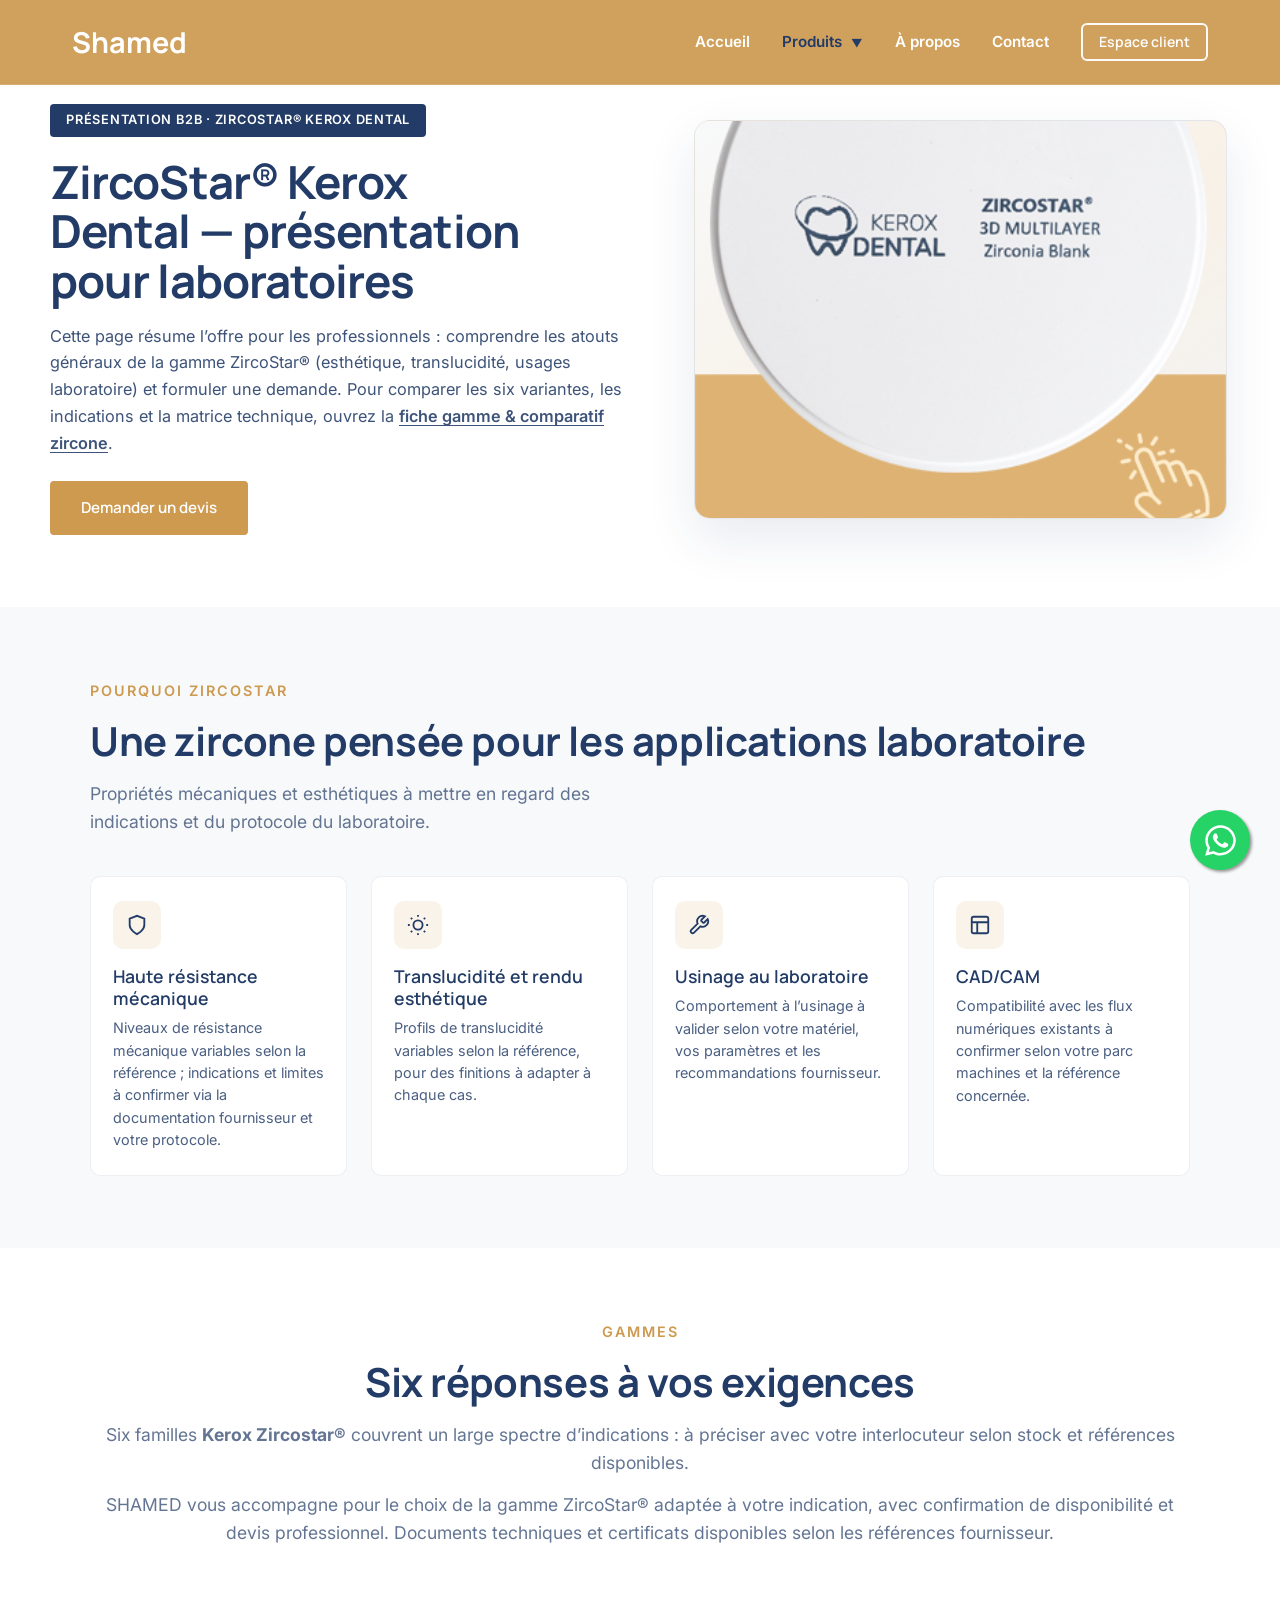
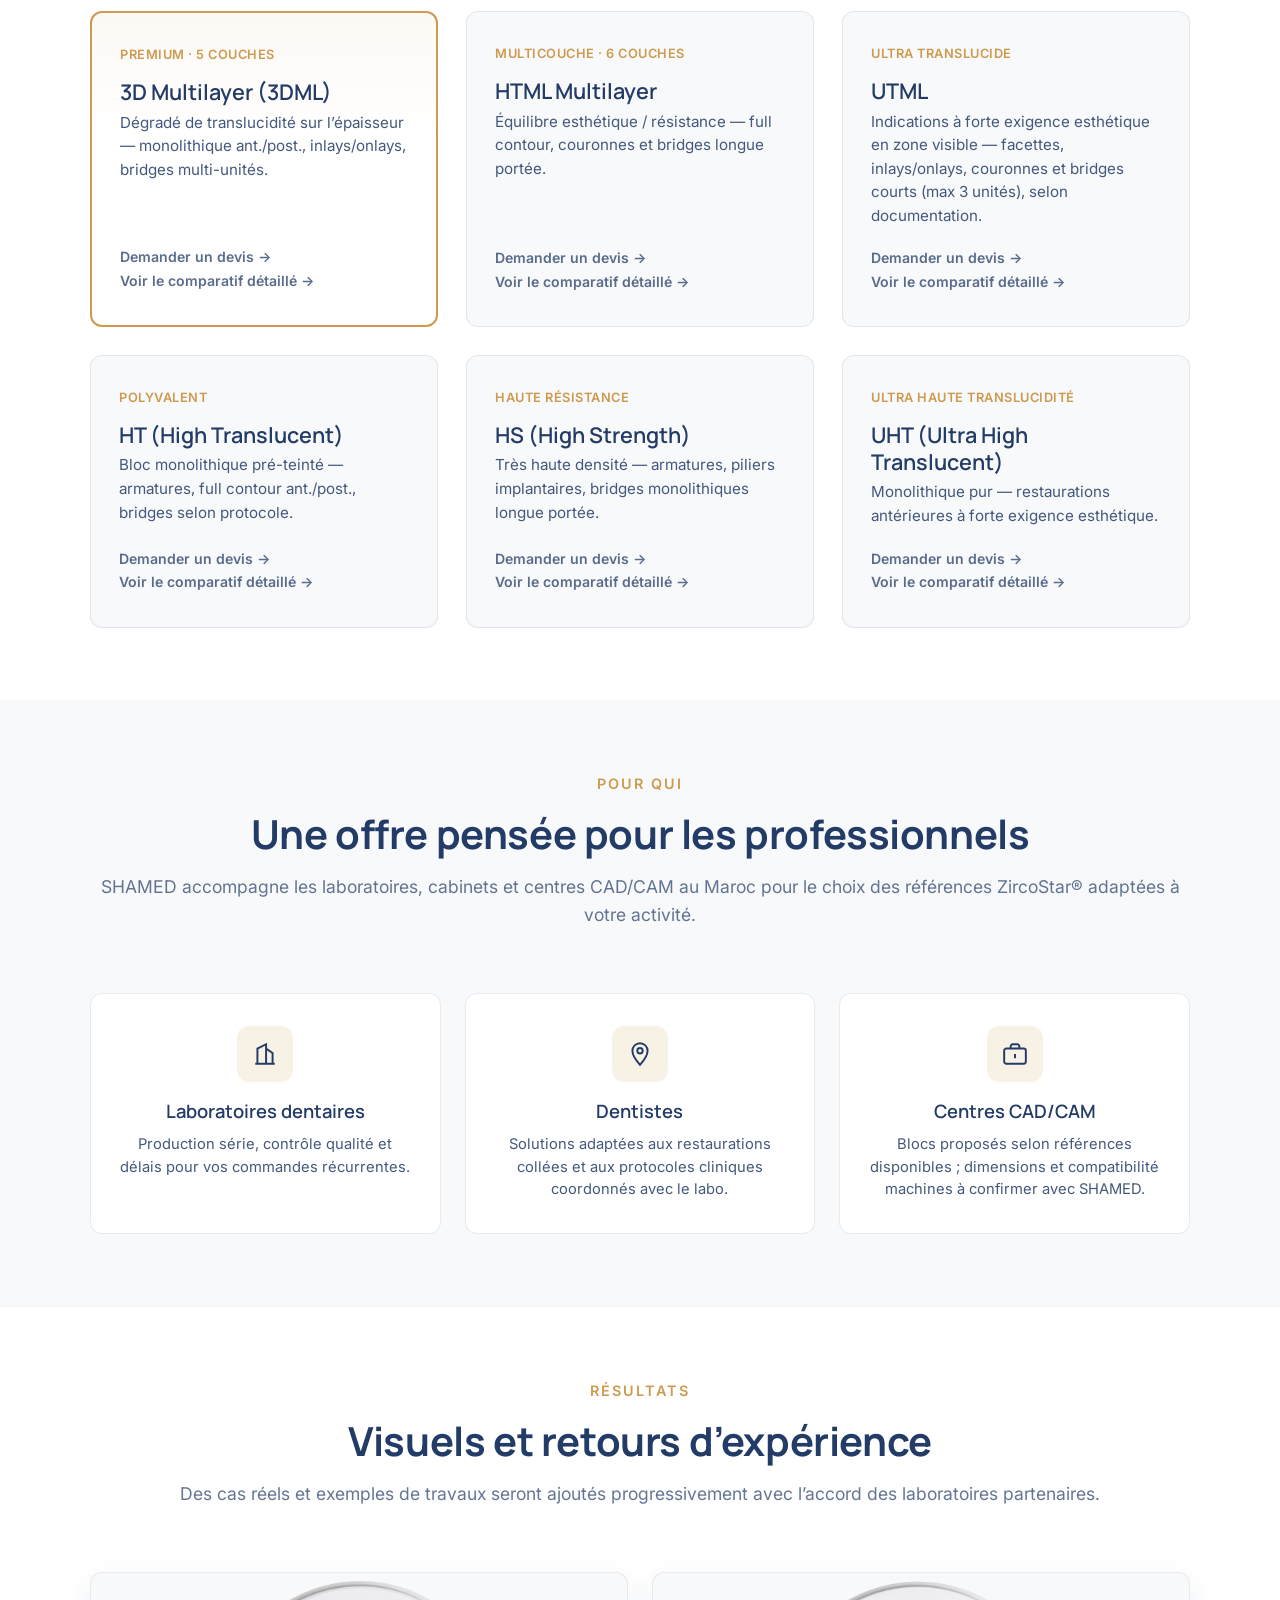
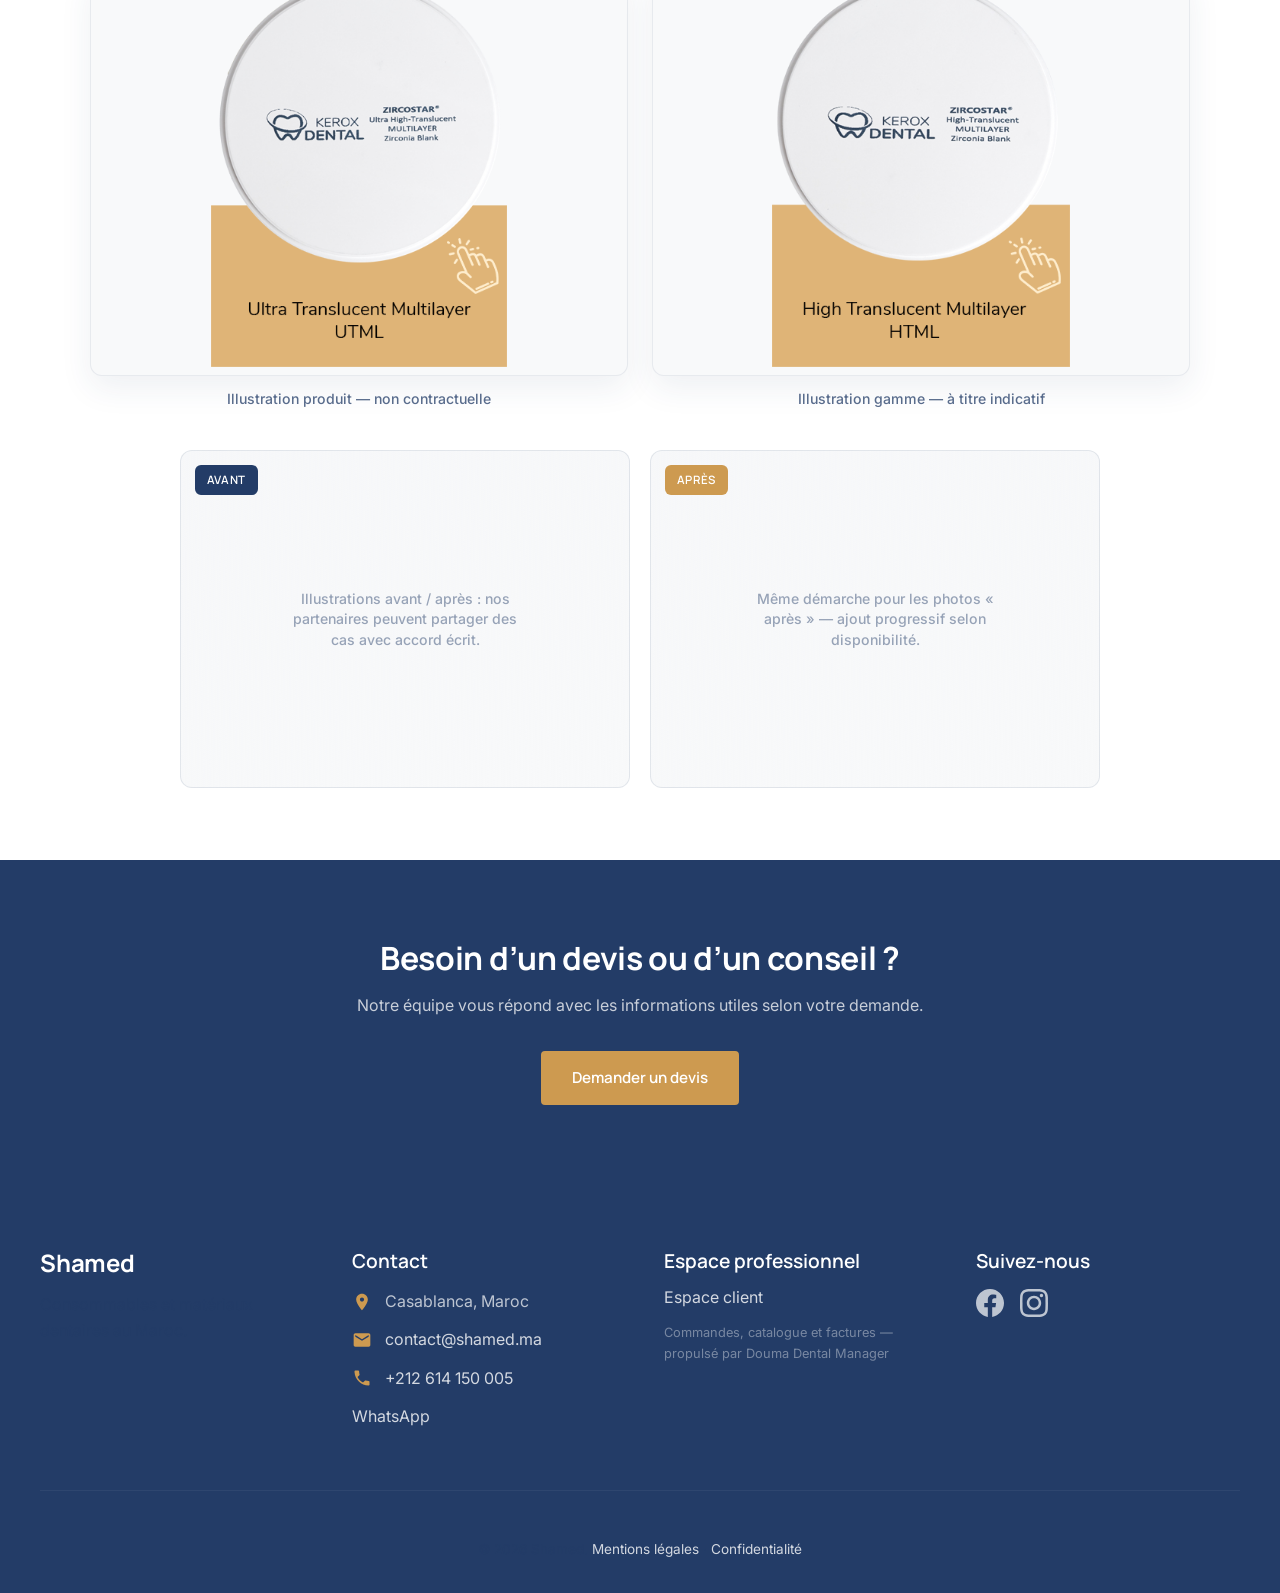
<file: zircostar.html>
<!DOCTYPE html>
<html lang="fr">
<head>
    <meta charset="UTF-8">
    <meta name="viewport" content="width=device-width, initial-scale=1.0">
    <title>ZircoStar® Kerox — Présentation B2B | SHAMED Maroc</title>
    <link rel="preconnect" href="https://fonts.googleapis.com">
    <link rel="preconnect" href="https://fonts.gstatic.com" crossorigin>
    <link href="https://fonts.googleapis.com/css2?family=Inter:wght@300;400;500;600&family=Manrope:wght@500;600;700&display=swap" rel="stylesheet">
    <link rel="stylesheet" href="styles.css">
    <meta name="description" content="Présentation B2B ZircoStar® Kerox Dental au Maroc : bénéfices généraux pour laboratoires, aperçu des gammes et demande de devis. Détail des variantes sur la fiche comparatif zircone.">
    <meta property="og:title" content="ZircoStar® Kerox — Présentation B2B | SHAMED Maroc">
    <meta property="og:description" content="Page de présentation pour professionnels : ZircoStar® Kerox Dental, bénéfices généraux et orientation vers devis ou fiche gamme détaillée.">
    <meta property="og:type" content="website">
    <meta property="og:url" content="https://www.shamed.ma/zircostar.html">
    <meta property="og:image" content="https://www.shamed.ma/images/zircostar-3dml-bg.png">
    <meta property="og:locale" content="fr_MA">
</head>
<body>
    <a href="#main" class="skip-link">Aller au contenu</a>

    <nav id="navbar" class="glass-nav">
        <div class="nav-container">
            <div class="logo">
                <a href="index.html"><span class="logo-accent">S</span>hamed</a>
            </div>
            <ul class="nav-links">
                <li><a href="index.html">Accueil</a></li>
                <li class="nav-item">
                    <a href="index.html#produits" class="active">Produits <span class="dropdown-arrow">▼</span></a>
                    <div class="dropdown">
                        <a href="zircone.html">Comparatif zircone</a>
                        <a href="zircostar.html">Présentation ZircoStar</a>
                        <a href="pmma.html">PMMA</a>
                        <a href="resine-3d.html">Résines 3D</a>
                        <a href="consommables.html">Consommables Divers</a>
                    </div>
                </li>
                <li><a href="a-propos.html">À propos</a></li>
                <li><a href="contact.html">Contact</a></li>
                <li><a href="https://erp.shamed.ma/login?utm_source=shamed.ma&utm_medium=cta" class="nav-erp-link" target="_blank" rel="noopener noreferrer">Espace client</a></li>
            </ul>
            <button class="nav-toggle" type="button" aria-label="Ouvrir le menu" aria-expanded="false">
                <span></span><span></span><span></span>
            </button>
        </div>
    </nav>
    <div class="mobile-menu" id="mobileMenu">
        <ul>
            <li><a href="index.html">Accueil</a></li>
            <li><a href="zircone.html">Comparatif zircone</a></li>
            <li><a href="zircostar.html">Présentation ZircoStar</a></li>
            <li><a href="pmma.html">PMMA</a></li>
            <li><a href="resine-3d.html">Résines 3D</a></li>
            <li><a href="consommables.html">Consommables Divers</a></li>
            <li><a href="a-propos.html">À propos</a></li>
            <li><a href="contact.html">Contact</a></li>
            <li><a href="https://erp.shamed.ma/login?utm_source=shamed.ma&utm_medium=cta" target="_blank" rel="noopener noreferrer">Espace client</a></li>
        </ul>
    </div>

    <!-- 1. Hero produit -->
    <header id="main" class="hero-section hero-b2b hero-b2b--split">
        <div class="hero-b2b-inner fade-in">
            <div class="hero-b2b-text">
                <p class="hero-eyebrow">Présentation B2B · ZircoStar® Kerox Dental</p>
                <h1>ZircoStar® Kerox Dental — présentation pour laboratoires</h1>
                <p class="hero-subtitle">Cette page résume l’offre pour les professionnels : comprendre les atouts généraux de la gamme ZircoStar® (esthétique, translucidité, usages laboratoire) et formuler une demande. Pour comparer les six variantes, les indications et la matrice technique, ouvrez la <a href="zircone.html">fiche gamme &amp; comparatif zircone</a>.</p>
                <div class="hero-actions">
                    <a href="contact.html?ref=zircostar" class="btn-primary">Demander un devis</a>
                </div>
            </div>
            <div class="hero-visual-wrap">
                <figure class="hero-visual" aria-label="Visuel produit ZircoStar">
                    <img class="hero-visual-img" src="images/zircostar-3dml-bg.png" alt="Bloc de zircone ZircoStar pour usinage dentaire" width="800" height="600" loading="eager">
                </figure>
            </div>
        </div>
    </header>

    <!-- 2. Avantages -->
    <section id="avantages" class="home-section home-why" aria-labelledby="avantages-title">
        <div class="home-inner">
            <div class="section-header section-header--left fade-in">
                <span class="subtitle">Pourquoi ZircoStar</span>
                <h2 id="avantages-title">Une zircone pensée pour les applications laboratoire</h2>
                <p>Propriétés mécaniques et esthétiques à mettre en regard des indications et du protocole du laboratoire.</p>
            </div>
            <ul class="why-grid" role="list">
                <li class="why-item fade-in">
                    <div class="why-icon" aria-hidden="true">
                        <svg width="22" height="22" viewBox="0 0 24 24" fill="none" stroke="currentColor" stroke-width="2"><path d="M12 22s8-4 8-10V5l-8-3-8 3v7c0 6 8 10 8 10z"/></svg>
                    </div>
                    <h3>Haute résistance mécanique</h3>
                    <p>Niveaux de résistance mécanique variables selon la référence ; indications et limites à confirmer via la documentation fournisseur et votre protocole.</p>
                </li>
                <li class="why-item fade-in delay-1">
                    <div class="why-icon" aria-hidden="true">
                        <svg width="22" height="22" viewBox="0 0 24 24" fill="none" stroke="currentColor" stroke-width="2"><circle cx="12" cy="12" r="5"/><path d="M12 1v2M12 21v2M4.22 4.22l1.42 1.42M18.36 18.36l1.42 1.42M1 12h2M21 12h2M4.22 19.78l1.42-1.42M18.36 5.64l1.42-1.42"/></svg>
                    </div>
                    <h3>Translucidité et rendu esthétique</h3>
                    <p>Profils de translucidité variables selon la référence, pour des finitions à adapter à chaque cas.</p>
                </li>
                <li class="why-item fade-in delay-2">
                    <div class="why-icon" aria-hidden="true">
                        <svg width="22" height="22" viewBox="0 0 24 24" fill="none" stroke="currentColor" stroke-width="2"><path d="M14.7 6.3a1 1 0 0 0 0 1.4l1.6 1.6a1 1 0 0 0 1.4 0l3.77-3.77a6 6 0 0 1-7.94 7.94l-6.91 6.91a2.12 2.12 0 0 1-3-3l6.91-6.91a6 6 0 0 1 7.94-7.94l-3.76 3.76z"/></svg>
                    </div>
                    <h3>Usinage au laboratoire</h3>
                    <p>Comportement à l’usinage à valider selon votre matériel, vos paramètres et les recommandations fournisseur.</p>
                </li>
                <li class="why-item fade-in">
                    <div class="why-icon" aria-hidden="true">
                        <svg width="22" height="22" viewBox="0 0 24 24" fill="none" stroke="currentColor" stroke-width="2"><rect x="3" y="3" width="18" height="18" rx="2"/><path d="M3 9h18M9 21V9"/></svg>
                    </div>
                    <h3>CAD/CAM</h3>
                    <p>Compatibilité avec les flux numériques existants à confirmer selon votre parc machines et la référence concernée.</p>
                </li>
            </ul>
        </div>
    </section>

    <!-- 3. Gammes (6 variantes Kerox Zircostar®) -->
    <section id="gammes" class="home-section home-products-b2b" aria-labelledby="gammes-title">
        <div class="home-inner">
            <div class="section-header fade-in">
                <span class="subtitle">Gammes</span>
                <h2 id="gammes-title">Six réponses à vos exigences</h2>
                <p>Six familles <strong>Kerox Zircostar®</strong> couvrent un large spectre d’indications : à préciser avec votre interlocuteur selon stock et références disponibles.</p>
                <p style="margin-top: 0.85rem;">SHAMED vous accompagne pour le choix de la gamme ZircoStar® adaptée à votre indication, avec confirmation de disponibilité et devis professionnel. Documents techniques et certificats disponibles selon les références fournisseur.</p>
            </div>
            <div class="b2b-product-grid">
                <article class="b2b-product-card b2b-product-card--featured fade-in">
                    <span class="b2b-product-tag">Premium · 5 couches</span>
                    <h3>3D Multilayer (3DML)</h3>
                    <p>Dégradé de translucidité sur l’épaisseur — monolithique ant./post., inlays/onlays, bridges multi-unités.</p>
                    <a href="contact.html?ref=zircostar-3dml" class="b2b-product-more">Demander un devis →</a>
                    <a href="zircone.html#gamme-zircone" class="b2b-product-more">Voir le comparatif détaillé →</a>
                </article>
                <article class="b2b-product-card fade-in delay-1">
                    <span class="b2b-product-tag">Multicouche · 6 couches</span>
                    <h3>HTML Multilayer</h3>
                    <p>Équilibre esthétique / résistance — full contour, couronnes et bridges longue portée.</p>
                    <a href="contact.html?ref=zircostar-html" class="b2b-product-more">Demander un devis →</a>
                    <a href="zircone.html#gamme-zircone" class="b2b-product-more">Voir le comparatif détaillé →</a>
                </article>
                <article class="b2b-product-card fade-in delay-2">
                    <span class="b2b-product-tag">Ultra translucide</span>
                    <h3>UTML</h3>
                    <p>Indications à forte exigence esthétique en zone visible — facettes, inlays/onlays, couronnes et bridges courts (max 3 unités), selon documentation.</p>
                    <a href="contact.html?ref=zircostar-utml" class="b2b-product-more">Demander un devis →</a>
                    <a href="zircone.html#gamme-zircone" class="b2b-product-more">Voir le comparatif détaillé →</a>
                </article>
                <article class="b2b-product-card fade-in">
                    <span class="b2b-product-tag">Polyvalent</span>
                    <h3>HT (High Translucent)</h3>
                    <p>Bloc monolithique pré-teinté — armatures, full contour ant./post., bridges selon protocole.</p>
                    <a href="contact.html?ref=zircostar-ht" class="b2b-product-more">Demander un devis →</a>
                    <a href="zircone.html#gamme-zircone" class="b2b-product-more">Voir le comparatif détaillé →</a>
                </article>
                <article class="b2b-product-card fade-in delay-1">
                    <span class="b2b-product-tag">Haute résistance</span>
                    <h3>HS (High Strength)</h3>
                    <p>Très haute densité — armatures, piliers implantaires, bridges monolithiques longue portée.</p>
                    <a href="contact.html?ref=zircostar-hs" class="b2b-product-more">Demander un devis →</a>
                    <a href="zircone.html#gamme-zircone" class="b2b-product-more">Voir le comparatif détaillé →</a>
                </article>
                <article class="b2b-product-card fade-in delay-2">
                    <span class="b2b-product-tag">Ultra haute translucidité</span>
                    <h3>UHT (Ultra High Translucent)</h3>
                    <p>Monolithique pur — restaurations antérieures à forte exigence esthétique.</p>
                    <a href="contact.html?ref=zircostar-uht" class="b2b-product-more">Demander un devis →</a>
                    <a href="zircone.html#gamme-zircone" class="b2b-product-more">Voir le comparatif détaillé →</a>
                </article>
            </div>
        </div>
    </section>

    <!-- 4. Pour qui -->
    <section id="pour-qui" class="home-section home-how" aria-labelledby="pour-qui-title">
        <div class="home-inner">
            <div class="section-header fade-in">
                <span class="subtitle">Pour qui</span>
                <h2 id="pour-qui-title">Une offre pensée pour les professionnels</h2>
                <p>SHAMED accompagne les laboratoires, cabinets et centres CAD/CAM au Maroc pour le choix des références ZircoStar® adaptées à votre activité.</p>
            </div>
            <ul class="zircostar-audience" role="list">
                <li class="zircostar-audience-item fade-in">
                    <span class="zircostar-audience-icon" aria-hidden="true">
                        <svg width="26" height="26" viewBox="0 0 24 24" fill="none" stroke="currentColor" stroke-width="1.8"><path d="M3 21h18M5 21V7l8-4v18M19 21V11l-6-4"/><path d="M9 9v.01M9 12v.01M9 15v.01M9 18v.01"/></svg>
                    </span>
                    <h3>Laboratoires dentaires</h3>
                    <p>Production série, contrôle qualité et délais pour vos commandes récurrentes.</p>
                </li>
                <li class="zircostar-audience-item fade-in delay-1">
                    <span class="zircostar-audience-icon" aria-hidden="true">
                        <svg width="26" height="26" viewBox="0 0 24 24" fill="none" stroke="currentColor" stroke-width="1.8"><path d="M12 2C8.13 2 5 5.13 5 9c0 5.25 7 13 7 13s7-7.75 7-13c0-3.87-3.13-7-7-7z"/><circle cx="12" cy="9" r="2.5"/></svg>
                    </span>
                    <h3>Dentistes</h3>
                    <p>Solutions adaptées aux restaurations collées et aux protocoles cliniques coordonnés avec le labo.</p>
                </li>
                <li class="zircostar-audience-item fade-in delay-2">
                    <span class="zircostar-audience-icon" aria-hidden="true">
                        <svg width="26" height="26" viewBox="0 0 24 24" fill="none" stroke="currentColor" stroke-width="1.8"><rect x="2" y="7" width="20" height="14" rx="2"/><path d="M16 7V5a2 2 0 0 0-2-2h-4a2 2 0 0 0-2 2v2"/><path d="M12 12v4"/></svg>
                    </span>
                    <h3>Centres CAD/CAM</h3>
                    <p>Blocs proposés selon références disponibles ; dimensions et compatibilité machines à confirmer avec SHAMED.</p>
                </li>
            </ul>
        </div>
    </section>

    <!-- 5. Résultats -->
    <section id="resultats" class="home-section home-results" aria-labelledby="resultats-title">
        <div class="home-inner">
            <div class="section-header fade-in">
                <span class="subtitle">Résultats</span>
                <h2 id="resultats-title">Visuels et retours d’expérience</h2>
                <p>Des cas réels et exemples de travaux seront ajoutés progressivement avec l’accord des laboratoires partenaires.</p>
            </div>
            <div class="zircostar-showcase fade-in">
                <figure class="zircostar-showcase-card">
                    <div class="zircostar-showcase-img-wrap">
                        <img src="images/zircostar-utml-bg.png" alt="Restauration zircone : rendu esthétique" class="zircostar-showcase-img" loading="lazy" width="640" height="480">
                    </div>
                    <figcaption class="zircostar-showcase-cap">Illustration produit — non contractuelle</figcaption>
                </figure>
                <figure class="zircostar-showcase-card">
                    <div class="zircostar-showcase-img-wrap">
                        <img src="images/zircostar-html-bg.png" alt="Travail laboratoire sur zircone" class="zircostar-showcase-img" loading="lazy" width="640" height="480">
                    </div>
                    <figcaption class="zircostar-showcase-cap">Illustration gamme — à titre indicatif</figcaption>
                </figure>
            </div>
            <div class="zircostar-ba fade-in" aria-label="Comparaison avant après">
                <div class="zircostar-ba-item">
                    <div class="zircostar-ba-frame zircostar-ba-frame--before">
                        <span class="zircostar-ba-badge">Avant</span>
                        <div class="zircostar-ba-placeholder">
                            <span>Illustrations avant / après : nos partenaires peuvent partager des cas avec accord écrit.</span>
                        </div>
                    </div>
                </div>
                <div class="zircostar-ba-item">
                    <div class="zircostar-ba-frame zircostar-ba-frame--after">
                        <span class="zircostar-ba-badge zircostar-ba-badge--after">Après</span>
                        <div class="zircostar-ba-placeholder">
                            <span>Même démarche pour les photos « après » — ajout progressif selon disponibilité.</span>
                        </div>
                    </div>
                </div>
            </div>
        </div>
    </section>

    <!-- 6. CTA final -->
    <section class="cta-section" aria-labelledby="cta-final-title">
        <div class="cta-content fade-in">
            <h2 id="cta-final-title">Besoin d’un devis ou d’un conseil ?</h2>
            <p>Notre équipe vous répond avec les informations utiles selon votre demande.</p>
            <div class="steps-3-cta" style="margin-top: 0.5rem;">
                <a href="contact.html?ref=zircostar" class="btn-primary">Demander un devis</a>
            </div>
        </div>
    </section>

    <a href="https://wa.me/212614150005" class="whatsapp-float" target="_blank" aria-label="Contact WhatsApp">
        <svg class="whatsapp-icon" viewBox="0 0 448 512"><path d="M380.9 97.1C339 55.1 283.2 32 223.9 32c-122.4 0-222 99.6-222 222 0 39.1 10.2 77.3 29.6 111L0 480l117.7-30.9c32.4 17.7 68.9 27 106.1 27h.1c122.3 0 224.1-99.6 224.1-222 0-59.3-25.2-115-67.1-157zm-157 341.6c-33.2 0-65.7-8.9-94-25.7l-6.7-4-69.8 18.3L72 359.2l-4.4-7c-18.5-29.4-28.2-63.3-28.2-98.2 0-101.7 82.8-184.5 184.6-184.5 49.3 0 95.6 19.2 130.4 54.1 34.8 34.9 56.2 81.2 56.1 130.5 0 101.8-84.9 184.6-186.6 184.6zm101.2-138.2c-5.5-2.8-32.8-16.2-37.9-18-5.1-1.9-8.8-2.8-12.5 2.8-3.7 5.6-14.3 18-17.6 21.8-3.2 3.7-6.5 4.2-12 1.4-5.5-2.8-23.2-8.5-44.2-27.1-16.4-14.6-27.4-32.6-30.6-38.1-3.2-5.5-.3-8.5 2.5-11.2 2.5-2.5 5.5-6.5 8.3-9.7 2.8-3.2 3.7-5.5 5.5-9.2 1.9-3.7.9-6.9-.5-9.7-1.4-2.8-12.5-30.1-17.1-41.2-4.5-10.8-9.1-9.3-12.5-9.5-3.2-.2-6.9-.2-10.6-.2-3.7 0-9.7 1.4-14.8 6.9-5.1 5.6-19.4 19-19.4 46.3 0 27.3 19.9 53.7 22.6 57.4 2.8 3.7 39.1 59.7 94.8 83.8 13.2 5.8 23.5 9.2 31.5 11.8 13.3 4.2 25.4 3.6 35 2.2 10.7-1.6 32.8-13.4 37.4-26.4 4.6-13 4.6-24.1 3.2-26.4-1.3-2.5-5-3.9-10.5-6.6z"/></svg>
    </a>

    <footer id="contact" class="footer">
        <div class="footer-container">
            <div class="footer-brand">
                <h2>Shamed</h2>
                <p>Consommables et matériaux dentaires au Maroc.</p>
            </div>
            <div class="footer-links">
                <h3>Contact</h3>
                <p><svg class="footer-icon" viewBox="0 0 24 24"><path d="M12 2C8.13 2 5 5.13 5 9c0 5.25 7 13 7 13s7-7.75 7-13c0-3.87-3.13-7-7-7zm0 9.5c-1.38 0-2.5-1.12-2.5-2.5s1.12-2.5 2.5-2.5 2.5 1.12 2.5 2.5-1.12 2.5-2.5 2.5z"/></svg> Casablanca, Maroc</p>
                <p><svg class="footer-icon" viewBox="0 0 24 24"><path d="M20 4H4c-1.1 0-1.99.9-1.99 2L2 18c0 1.1.9 2 2 2h16c1.1 0 2-.9 2-2V6c0-1.1-.9-2-2-2zm0 4l-8 5-8-5V6l8 5 8-5v2z"/></svg> <a href="mailto:contact@shamed.ma">contact@shamed.ma</a></p>
                <p><svg class="footer-icon" viewBox="0 0 24 24"><path d="M6.62 10.79c1.44 2.83 3.76 5.14 6.59 6.59l2.2-2.2c.27-.27.67-.36 1.02-.24 1.12.37 2.33.57 3.57.57.55 0 1 .45 1 1V20c0 .55-.45 1-1 1-9.39 0-17-7.61-17-17 0-.55.45-1 1-1h3.5c.55 0 1 .45 1 1 0 1.25.2 2.45.57 3.57.11.35.03.74-.25 1.02l-2.2 2.2z"/></svg> <a href="tel:+212614150005">+212 614 150 005</a></p>
                <p><a href="https://wa.me/212614150005" target="_blank" rel="noopener">WhatsApp</a></p>
            </div>
            <div class="footer-links footer-erp">
                <h3>Espace professionnel</h3>
                <p><a href="https://erp.shamed.ma/login?utm_source=shamed.ma&utm_medium=cta" target="_blank" rel="noopener noreferrer">Espace client</a></p>
                <p class="footer-erp-hint">Commandes, catalogue et factures — propulsé par Douma Dental Manager</p>
            </div>
            <div class="footer-social">
                <h3>Suivez-nous</h3>
                <div class="social-links">
                    <a href="https://www.facebook.com/shamed.ma" target="_blank" rel="noopener noreferrer" aria-label="Facebook Shamed">
                        <svg class="social-icon" viewBox="0 0 24 24"><path d="M24 12.073c0-6.627-5.373-12-12-12s-12 5.373-12 12c0 5.99 4.388 10.954 10.125 11.854v-8.385H7.078v-3.47h3.047V9.43c0-3.007 1.792-4.669 4.533-4.669 1.312 0 2.686.235 2.686.235v2.953H15.83c-1.491 0-1.956.925-1.956 1.874v2.25h3.328l-.532 3.47h-2.796v8.385C19.612 23.027 24 18.062 24 12.073z"/></svg>
                    </a>
                    <a href="https://www.instagram.com/shamed.ma" target="_blank" rel="noopener noreferrer" aria-label="Instagram Shamed">
                        <svg class="social-icon" viewBox="0 0 24 24"><path d="M12 2.163c3.204 0 3.584.012 4.85.07 3.252.148 4.771 1.691 4.919 4.919.058 1.265.069 1.645.069 4.849 0 3.205-.012 3.584-.069 4.849-.149 3.225-1.664 4.771-4.919 4.919-1.266.058-1.644.07-4.85.07-3.204 0-3.584-.012-4.849-.07-3.26-.149-4.771-1.699-4.919-4.92-.058-1.265-.07-1.644-.07-4.849 0-3.204.013-3.583.07-4.849.149-3.227 1.664-4.771 4.919-4.919 1.266-.057 1.645-.069 4.849-.069zm0-2.163c-3.259 0-3.667.014-4.947.072-4.358.2-6.78 2.618-6.98 6.98-.059 1.281-.073 1.689-.073 4.948 0 3.259.014 3.668.072 4.948.2 4.358 2.618 6.78 6.98 6.98 1.281.058 1.689.072 4.948.072 3.259 0 3.668-.014 4.948-.072 4.354-.2 6.782-2.618 6.979-6.98.059-1.28.073-1.689.073-4.948 0-3.259-.014-3.667-.072-4.947-.196-4.354-2.617-6.78-6.979-6.98-1.281-.059-1.69-.073-4.949-.073zm0 5.838c-3.403 0-6.162 2.759-6.162 6.162s2.759 6.163 6.162 6.163 6.162-2.759 6.162-6.163c0-3.403-2.759-6.162-6.162-6.162zm0 10.162c-2.209 0-4-1.79-4-4 0-2.209 1.791-4 4-4s4 1.791 4 4c0 2.21-1.791 4-4 4zm6.406-11.845c-.796 0-1.441.645-1.441 1.44s.645 1.44 1.441 1.44c.795 0 1.439-.645 1.439-1.44s-.644-1.44-1.439-1.44z"/></svg>
                    </a>
                </div>
            </div>
        </div>
        <div class="footer-bottom">
            <p>&copy; 2026 Shamed. <a href="mentions-legales.html">Mentions légales</a> · <a href="politique-confidentialite.html" title="Politique de confidentialité — SHAMED">Confidentialité</a></p>
        </div>
    </footer>

    <script src="script.js"></script>
</body>
</html>
</file>
<file: styles.css>
/* ==================================
   CSS Variables & Theming
================================== */
:root {
    /* Colors - Premium Medical Palette */
    --clr-navy: #233C67;
    --clr-navy-light: var(--clr-navy);
    --clr-white: #FFFFFF;
    --clr-gray-light: #F8F9FA;
    --clr-gray: rgba(35, 60, 103, 0.6); /* Transparence de Navy */
    --clr-copper: #CD9A50;
    --clr-copper-hover: #B58444;

    /* Typography — Manrope titres / CTA, Inter corps */
    --font-heading: "Manrope", "Inter", system-ui, -apple-system, BlinkMacSystemFont, "Segoe UI", sans-serif;
    --font-body: "Inter", system-ui, -apple-system, BlinkMacSystemFont, "Segoe UI", sans-serif;

    /* Transitions */
    --transition-smooth: all 0.3s cubic-bezier(0.25, 0.46, 0.45, 0.94);
}

/* ==================================
   Reset & Base
================================== */
* {
    margin: 0;
    padding: 0;
    box-sizing: border-box;
}

html {
    scroll-behavior: smooth;
}

body {
    font-family: var(--font-body);
    background-color: var(--clr-white);
    color: var(--clr-navy);
    line-height: 1.6;
    overflow-x: hidden;
}

h1 {
    font-family: var(--font-heading);
    font-weight: 700;
    line-height: 1.08;
    letter-spacing: -0.02em;
    color: var(--clr-navy);
}

h2 {
    font-family: var(--font-heading);
    font-weight: 700;
    line-height: 1.15;
    letter-spacing: -0.01em;
    color: var(--clr-navy);
}

h3,
h4 {
    font-family: var(--font-heading);
    font-weight: 600;
    line-height: 1.25;
    letter-spacing: normal;
    color: var(--clr-navy);
}

a {
    text-decoration: none;
    color: inherit;
}

/* Focus visible pour accessibilité clavier */
a:focus-visible,
button:focus-visible,
input:focus-visible,
textarea:focus-visible {
    outline: 2px solid var(--clr-copper);
    outline-offset: 2px;
}

/* Lien d'évitement (skip link) pour la navigation au clavier */
.skip-link {
    position: absolute;
    top: -100px;
    left: 1rem;
    padding: 0.5rem 1rem;
    background: var(--clr-navy);
    color: var(--clr-white);
    font-family: var(--font-heading);
    font-weight: 600;
    z-index: 10000;
    transition: top 0.2s;
}
.skip-link:focus {
    top: 1rem;
}

ul {
    list-style: none;
}

/* ==================================
   Typography Classes
================================== */
.subtitle {
    font-size: 0.9rem;
    font-weight: 600;
    text-transform: uppercase;
    letter-spacing: 2px;
    color: var(--clr-copper);
    display: block;
    margin-bottom: 1rem;
}

/* ==================================
   Buttons
================================== */
.btn-primary, .btn-secondary {
    display: inline-block;
    padding: 0.8rem 1.8rem;
    border-radius: 4px;
    font-family: var(--font-heading);
    font-weight: 600;
    font-size: 0.95rem;
    transition: var(--transition-smooth);
    cursor: pointer;
}

.btn-primary {
    background-color: var(--clr-copper);
    color: var(--clr-white);
    border: 2px solid var(--clr-copper);
}

.btn-primary:hover {
    background-color: var(--clr-copper-hover);
    border-color: var(--clr-copper-hover);
    transform: translateY(-2px);
    box-shadow: 0 4px 15px rgba(205, 154, 80, 0.3);
}

.btn-secondary {
    background-color: transparent;
    color: var(--clr-white);
    border: 2px solid var(--clr-white);
}

.btn-secondary:hover {
    background-color: var(--clr-white);
    color: var(--clr-navy);
    transform: translateY(-2px);
}

/* ==================================
   Navigation (Glassmorphism)
================================== */
.glass-nav {
    position: fixed;
    top: 0;
    left: 0;
    width: 100%;
    z-index: 1000;
    background: rgba(205, 154, 80, 0.92); /* Kerox Gold */
    backdrop-filter: blur(10px);
    -webkit-backdrop-filter: blur(10px);
    border-bottom: 1px solid rgba(255, 255, 255, 0.15);
    transition: var(--transition-smooth);
    padding: 1.2rem 0;
}

.glass-nav.scrolled {
    padding: 0.8rem 0;
    background: rgba(205, 154, 80, 0.98);
    box-shadow: 0 4px 20px rgba(35, 60, 103, 0.15);
}

.nav-container {
    max-width: 1200px;
    margin: 0 auto;
    padding: 0 2rem;
    display: flex;
    justify-content: space-between;
    align-items: center;
}

.logo {
    font-family: var(--font-heading);
    font-size: 1.8rem;
    font-weight: 700;
    color: var(--clr-white);
}

.logo a {
    display: flex;
    align-items: center;
    text-decoration: none;
    color: inherit;
}

.logo img {
    height: 42px;
    width: auto;
    object-fit: contain;
    display: block;
}

.logo-accent {
    color: var(--clr-white);
}

.logo .logo-fallback {
    font-family: var(--font-heading);
    font-size: 1.8rem;
    font-weight: 700;
}

.nav-links {
    display: flex;
    gap: 2rem;
}

.nav-links a {
    color: var(--clr-white);
    font-weight: 600;
    transition: var(--transition-smooth);
    font-size: 0.95rem;
}

.nav-links a:hover, .nav-links a.active {
    color: var(--clr-navy);
}

/* Dropdown */
.nav-item {
    position: relative;
}

.dropdown {
    display: none;
    position: absolute;
    top: 100%;
    left: 50%;
    transform: translateX(-50%);
    background: var(--clr-white);
    border: 1px solid var(--clr-gray-light);
    border-radius: 0 0 8px 8px;
    box-shadow: 0 10px 30px rgba(35, 60, 103, 0.12);
    min-width: 180px;
    overflow: hidden;
    z-index: 999;
    padding-top: 0.5rem;
    animation: dropdownFade 0.3s ease;
}

@keyframes dropdownFade {
    from { opacity: 0; transform: translateX(-50%) translateY(-10px); }
    to { opacity: 1; transform: translateX(-50%) translateY(0); }
}

.nav-item:hover .dropdown,
.nav-item.is-open .dropdown {
    display: block;
}

.dropdown a {
    display: block;
    padding: 0.7rem 1.2rem;
    color: var(--clr-navy) !important;
    font-weight: 500;
    font-size: 0.9rem;
    transition: var(--transition-smooth);
    border-bottom: 1px solid var(--clr-gray-light);
}

.dropdown a:last-child {
    border-bottom: none;
}

.dropdown a:hover,
.dropdown a.active {
    background-color: var(--clr-copper);
    color: var(--clr-white) !important;
}

.dropdown-arrow {
    font-size: 0.7rem;
    margin-left: 0.3rem;
    display: inline-block;
    transition: transform 0.3s;
}

.nav-item:hover .dropdown-arrow,
.nav-item.is-open .dropdown-arrow {
    transform: rotate(180deg);
}

/* ==================================
   Hero Section
================================== */
.hero-section {
    position: relative;
    min-height: auto;
    background-color: var(--clr-white);
    display: flex;
    align-items: center;
    padding: 7rem 2rem 4rem;
    overflow: hidden;
}

.hero-content {
    max-width: 1200px;
    margin: 0 auto;
    width: 100%;
    position: relative;
    z-index: 2;
    padding-top: 0;
}

.hero-content h1 {
    font-size: clamp(3rem, 5vw, 4.5rem);
    color: var(--clr-navy);
    line-height: 1.08;
    letter-spacing: -0.02em;
    margin-bottom: 1.5rem;
}

.hero-content p {
    font-size: 1.1rem;
    color: var(--clr-navy);
    opacity: 0.8;
    max-width: 500px;
    margin-bottom: 2.5rem;
}

.hero-actions {
    display: flex;
    gap: 1rem;
}

/* Decorative background shape */
.hero-shape {
    position: absolute;
    right: -5%;
    top: 50%;
    transform: translateY(-50%);
    width: 400px;
    height: 400px;
    background: radial-gradient(circle, rgba(205,154,80,0.08) 0%, rgba(255,255,255,0) 70%);
    border-radius: 50%;
    z-index: 1;
}

/* ==================================
   Products Section
================================== */
.products-section {
    padding: 3rem 2rem 5rem;
    max-width: 1200px;
    margin: 0 auto;
}

.section-header {
    text-align: center;
    margin-bottom: 4rem;
}

.section-header h2 {
    font-size: 2.5rem;
    margin-bottom: 1rem;
    line-height: 1.15;
    letter-spacing: -0.01em;
}

.section-header p {
    color: var(--clr-navy); opacity: 0.7;
    font-size: 1.1rem;
}

.product-grid {
    display: grid;
    grid-template-columns: repeat(auto-fit, minmax(300px, 1fr));
    gap: 2.5rem;
}

.product-card {
    background: var(--clr-white);
    border-radius: 8px;
    overflow: hidden;
    box-shadow: 0 10px 30px rgba(0,0,0,0.05);
    transition: var(--transition-smooth);
    border: 1px solid rgba(0,0,0,0.03);
}

.product-card:hover {
    transform: translateY(-10px);
    box-shadow: 0 20px 40px rgba(35, 60, 103, 0.15);
    background-color: var(--clr-copper);
    border-color: var(--clr-copper);
}

.product-card:hover h3, .product-card:hover p {
    color: var(--clr-navy);
    opacity: 1;
}

.card-image {
    height: 220px;
    background-color: var(--clr-gray-light);
    position: relative;
    overflow: hidden;
}

.card-image.zircone { background: var(--clr-gray-light); }
.card-image.pmma { background: var(--clr-gray-light); }
.card-image.equipement { background: var(--clr-gray-light); }

.card-content {
    padding: 2rem;
}

.card-content h3 {
    font-size: 1.4rem;
    margin-bottom: 1rem;
}

.card-content p {
    color: var(--clr-navy); opacity: 0.8;
    margin-bottom: 1.5rem;
    font-size: 0.95rem;
}

.link-btn {
    font-family: var(--font-heading);
    color: var(--clr-navy);
    font-weight: 600;
    font-size: 0.9rem;
    display: inline-flex;
    align-items: center;
    gap: 0.5rem;
    border-bottom: 2px solid transparent;
    transition: var(--transition-smooth);
}

.link-btn span {
    color: var(--clr-copper);
    transition: var(--transition-smooth);
}

.link-btn:hover {
    color: var(--clr-copper);
}

.link-btn:hover span {
    transform: translateX(5px);
}

/* ==================================
   Gamme Zircone Section
================================== */
.zirconia-detail-section {
    padding: 4rem 2rem 6rem;
    max-width: 1200px;
    margin: 0 auto;
}

.zirconia-grid {
    display: grid;
    grid-template-columns: repeat(auto-fit, minmax(300px, 1fr));
    gap: 2rem;
}

.zirc-card {
    background: var(--clr-white);
    border: 1px solid var(--clr-gray-light);
    border-radius: 8px;
    padding: 2.5rem 2rem;
    position: relative;
    transition: var(--transition-smooth);
}

.zirc-card:hover {
    transform: translateY(-8px);
    box-shadow: 0 15px 35px rgba(35, 60, 103, 0.15);
    background-color: var(--clr-copper);
    border-color: var(--clr-copper);
}

.zirc-card:hover h3, .zirc-card:hover p, .zirc-card:hover p strong, .zirc-card-premium:hover p, .zirc-card-premium:hover p strong {
    color: var(--clr-navy);
    opacity: 1;
}

.zirc-card:hover .tag {
    background-color: rgba(255, 255, 255, 0.3);
    color: var(--clr-navy);
}

.subtitle-slogan {
    display: inline-block;
    background-color: var(--clr-navy);
    color: var(--clr-white);
    padding: 0.4rem 1rem;
    border-radius: 4px;
    font-size: 0.85rem;
    font-weight: 600;
    text-transform: uppercase;
    letter-spacing: 1px;
    margin-bottom: 1.5rem;
    box-shadow: 0 4px 10px rgba(35, 60, 103, 0.15);
}

.zirc-badge {
    position: absolute;
    top: -12px;
    right: 20px;
    background: linear-gradient(135deg, var(--clr-copper), #b85f2c);
    color: var(--clr-white);
    padding: 0.3rem 1rem;
    font-size: 0.8rem;
    font-weight: 600;
    border-radius: 20px;
    box-shadow: 0 4px 10px rgba(205, 154, 80, 0.3);
}

.zirc-img {
    width: 100%;
    max-width: 220px;
    height: auto;
    display: block;
    margin: 0 auto 1.5rem auto;
    filter: drop-shadow(0 8px 15px rgba(0,0,0,0.08));
    transition: transform 0.4s ease;
}

.zirc-card:hover .zirc-img {
    transform: scale(1.05) translateY(-5px);
}

/* ==================================
   Premium Card (3DML) Style
================================== */
.zirc-card-premium {
    background-color: var(--clr-white);
    border: 2px solid var(--clr-copper);
    color: var(--clr-navy);
}

.zirc-card-premium h3 {
    color: var(--clr-navy);
}

.zirc-card-premium p {
    color: var(--clr-navy);
    opacity: 0.8;
}

.zirc-card-premium p strong {
    color: var(--clr-copper);
}

.zirc-card-premium .tag {
    background-color: rgba(205, 154, 80, 0.1);
    color: var(--clr-copper);
}

.zirc-card-premium:hover {
    box-shadow: 0 15px 35px rgba(35, 60, 103, 0.15);
    border-color: var(--clr-copper);
}

.zirc-card h3 {
    font-size: 1.4rem;
    margin-bottom: 0.8rem;
}

.zirc-card p {
    font-size: 0.95rem;
    color: var(--clr-navy); opacity: 0.8;
    margin-bottom: 1.5rem;
}

.zirc-card p strong {
    color: var(--clr-copper);
    display: block;
    margin-bottom: 0.2rem;
    font-size: 0.9rem;
}

.zirc-specs p {
    margin-bottom: 1rem;
}

.zirc-specs ul {
    list-style: none;
    margin-bottom: 1.5rem;
}

.zirc-specs li {
    font-size: 0.85rem;
    color: var(--clr-navy);
    opacity: 0.9;
    margin-bottom: 0.4rem;
    padding-left: 1.2rem;
    position: relative;
    line-height: 1.4;
}

.zirc-specs li::before {
    content: "•";
    color: var(--clr-copper);
    position: absolute;
    left: 0;
    font-size: 1.2rem;
    font-weight: bold;
    top: -3px;
    transition: color 0.3s;
}

.zirc-card:hover .zirc-specs li::before, .zirc-card-premium:hover .zirc-specs li::before {
    color: var(--clr-white);
}

.zirc-tags {
    display: flex;
    gap: 0.5rem;
    flex-wrap: wrap;
}

.tag {
    background-color: var(--clr-gray-light);
    color: var(--clr-navy-light);
    padding: 0.3rem 0.8rem;
    border-radius: 4px;
    font-size: 0.8rem;
    font-weight: 600;
}

/* ==================================
   About Section
================================== */
.about-section {
    background-color: var(--clr-navy-light);
    color: var(--clr-white);
    padding: 6rem 2rem;
}

.about-container {
    max-width: 1200px;
    margin: 0 auto;
    display: grid;
    grid-template-columns: repeat(auto-fit, minmax(400px, 1fr));
    gap: 4rem;
    align-items: center;
}

.about-image {
    width: 100%;
    height: auto;
    border-radius: 12px;
    box-shadow: 0 20px 40px rgba(35, 60, 103, 0.15);
    border: 1px solid var(--clr-gray-light);
}

.about-text h2 {
    color: var(--clr-white);
    font-size: 2.5rem;
    margin-bottom: 1.5rem;
}

.about-text p {
    color: rgba(255, 255, 255, 0.85); /* Plus lisible sur fond marine */
    font-size: 1.1rem;
    max-width: 600px;
    margin-bottom: 2rem;
}

.stats-grid {
    display: grid;
    grid-template-columns: repeat(2, 1fr);
    gap: 2rem;
    max-width: 500px;
}

.stat-item h4 {
    color: var(--clr-copper);
    font-size: 1.2rem;
    margin-bottom: 0.5rem;
}

.stat-item p {
    font-size: 0.95rem;
    color: rgba(255, 255, 255, 0.7);
    margin-bottom: 0;
}

/* ==================================
   CTA Section
================================== */
.cta-section {
    padding: 6rem 2rem;
    background-color: var(--clr-navy);
    color: var(--clr-white);
    text-align: center;
}

.cta-content {
    max-width: 800px;
    margin: 0 auto;
}

.cta-content h2 {
    color: var(--clr-white);
    font-size: 2.5rem;
    margin-bottom: 1.5rem;
}

.cta-content p {
    color: rgba(255, 255, 255, 0.8);
    font-size: 1.2rem;
    margin-bottom: 2.5rem;
}

/* ==================================
   Footer
================================== */
.footer {
    background-color: var(--clr-navy);
    padding: 4rem 2rem 2rem;
    color: var(--clr-gray);
}

.footer-container {
    max-width: 1200px;
    margin: 0 auto;
    display: grid;
    grid-template-columns: repeat(auto-fit, minmax(250px, 1fr));
    gap: 3rem;
    margin-bottom: 3rem;
    border-bottom: 1px solid rgba(255,255,255,0.05);
    padding-bottom: 3rem;
}

.footer-links p {
    display: flex;
    align-items: center;
    gap: 0.8rem;
    margin-bottom: 0.8rem;
    color: rgba(255, 255, 255, 0.7);
}

.footer-links a,
.footer-bottom a {
    color: rgba(255, 255, 255, 0.8);
    transition: color 0.2s;
}
.footer-links a:hover,
.footer-bottom a:hover {
    color: var(--clr-copper);
}

.footer-icon {
    width: 20px;
    height: 20px;
    fill: var(--clr-copper);
}

.footer-brand h2 {
    color: var(--clr-white);
    margin-bottom: 1rem;
}

.footer-links h3,
.footer-social h3 {
    color: var(--clr-white);
    margin-bottom: 1rem;
    font-size: 1.2rem;
}

.footer-social .social-links {
    display: flex;
    gap: 1rem;
}

.footer-social .social-icon {
    width: 28px;
    height: 28px;
    fill: rgba(255, 255, 255, 0.7);
    transition: fill 0.2s;
}

.footer-social a:hover .social-icon {
    fill: var(--clr-copper);
}

.footer-bottom {
    text-align: center;
    font-size: 0.85rem;
}

/* ==================================
   Page Hero (sous-pages)
================================== */
.page-hero {
    background-color: var(--clr-navy);
    padding: 10rem 2rem 5rem;
    text-align: center;
}

.page-hero-content {
    max-width: 700px;
    margin: 0 auto;
}

.page-hero h1 {
    font-size: clamp(2.2rem, 4vw, 3.5rem);
    color: var(--clr-white);
    line-height: 1.08;
    letter-spacing: -0.02em;
    margin-bottom: 1.2rem;
}

.page-hero p {
    font-size: 1.1rem;
    color: rgba(255,255,255,0.75);
    max-width: 550px;
    margin: 0 auto;
}

.page-hero p a {
    color: rgba(255, 255, 255, 0.95);
    font-weight: 600;
    text-decoration: underline;
    text-underline-offset: 3px;
}
.page-hero p a:hover {
    color: var(--clr-copper);
}

.page-hero .subtitle-slogan {
    margin: 0 auto 1.5rem auto;
    display: inline-block;
}

/* ==================================
   CTA Section
================================== */
.cta-section {
    background-color: var(--clr-navy);
    padding: 5rem 2rem;
    text-align: center;
}

.cta-content {
    max-width: 600px;
    margin: 0 auto;
}

.cta-content h2 {
    color: var(--clr-white);
    font-size: 2rem;
    margin-bottom: 1rem;
}

.cta-content p {
    color: rgba(255,255,255,0.75);
    margin-bottom: 2rem;
    font-size: 1rem;
}

/* ==================================
   Animations
================================== */
.fade-in {
    opacity: 0;
    transform: translateY(20px);
    transition: opacity 0.6s ease-out, transform 0.6s ease-out;
}

.fade-in.appear {
    opacity: 1;
    transform: translateY(0);
}

@media (prefers-reduced-motion: reduce) {
    .fade-in {
        opacity: 1;
        transform: none;
        transition: none;
    }
}

.delay-1 { transition-delay: 0.2s; }
.delay-2 { transition-delay: 0.4s; }

/* Floating WhatsApp */
.whatsapp-float {
    position: fixed;
    bottom: 30px;
    right: 30px;
    width: 60px;
    height: 60px;
    background-color: #25d366;
    color: #FFF;
    border-radius: 50px;
    text-align: center;
    font-size: 30px;
    box-shadow: 2px 2px 3px #999;
    z-index: 1000;
    display: flex;
    align-items: center;
    justify-content: center;
    transition: transform 0.3s ease;
}

.whatsapp-float:hover {
    transform: scale(1.1);
    color: #FFF;
}

.whatsapp-icon {
    width: 35px;
    height: 35px;
    fill: white;
}

/* ==================================
   Mobile Menu (Hamburger)
================================== */
.nav-toggle {
    display: none;
    flex-direction: column;
    justify-content: center;
    gap: 5px;
    width: 40px;
    height: 40px;
    padding: 8px;
    background: transparent;
    border: none;
    cursor: pointer;
    color: var(--clr-white);
    z-index: 1001;
    transition: var(--transition-smooth);
}

.nav-toggle span {
    display: block;
    width: 24px;
    height: 2px;
    background: currentColor;
    border-radius: 2px;
    transition: var(--transition-smooth);
}

.nav-toggle[aria-expanded="true"] span:nth-child(1) {
    transform: translateY(7px) rotate(45deg);
}

.nav-toggle[aria-expanded="true"] span:nth-child(2) {
    opacity: 0;
}

.nav-toggle[aria-expanded="true"] span:nth-child(3) {
    transform: translateY(-7px) rotate(-45deg);
}

.mobile-menu {
    display: none;
    position: fixed;
    top: 0;
    left: 0;
    right: 0;
    bottom: 0;
    background: rgba(35, 60, 103, 0.98);
    z-index: 999;
    padding: 5rem 2rem 2rem;
    overflow-y: auto;
    opacity: 0;
    visibility: hidden;
    transition: opacity 0.3s ease, visibility 0.3s ease;
    pointer-events: none;
}

.mobile-menu.is-open {
    display: block;
    opacity: 1;
    visibility: visible;
    pointer-events: auto;
}

.mobile-menu ul {
    display: flex;
    flex-direction: column;
    gap: 0.5rem;
}

.mobile-menu a {
    display: block;
    padding: 1rem 0;
    font-size: 1.1rem;
    font-weight: 600;
    color: var(--clr-white);
    border-bottom: 1px solid rgba(255, 255, 255, 0.1);
    transition: color 0.2s;
}

.mobile-menu a:hover {
    color: var(--clr-copper);
}

/* Responsive */
@media (max-width: 768px) {
    .nav-links { display: none; }
    .nav-toggle { display: flex; }
    .hero-actions { flex-direction: column; }
    .hero-content h1 { font-size: 2.5rem; }
    .about-container { grid-template-columns: 1fr; }
}

/* --- Matrice de Performance Originale Shamed --- */
.matrix-section { padding: 8rem 2rem; background: var(--clr-gray-light); }
.matrix-grid { display: grid; grid-template-columns: repeat(auto-fit, minmax(320px, 1fr)); gap: 2rem; max-width: 1300px; margin: 0 auto; }

.matrix-card { 
    background: white; padding: 2.5rem; border-radius: 20px; 
    border: 1px solid rgba(35, 60, 103, 0.05); 
    box-shadow: 0 10px 30px rgba(0,0,0,0.03);
    transition: all 0.4s cubic-bezier(0.175, 0.885, 0.32, 1.275);
    position: relative; /* On retire overflow:hidden pour voir le badge */
}

.matrix-card:hover { transform: translateY(-10px); box-shadow: 0 30px 60px rgba(35, 60, 103, 0.12); }
.matrix-card.featured { border: 2px solid var(--clr-copper); }

.matrix-card h3 { font-size: 1.8rem; margin-bottom: 1.5rem; display: flex; align-items: center; justify-content: space-between; font-family: var(--font-heading); color: var(--clr-navy); }

.performance-metric { margin-bottom: 1.5rem; }
.metric-label { font-size: 0.8rem; text-transform: uppercase; font-weight: 600; color: var(--clr-navy); opacity: 0.6; display: flex; justify-content: space-between; margin-bottom: 0.5rem; }

/* Jauge visuelle (Barre de chargement premium) */
.gauge-bar { width: 100%; height: 6px; background: #eee; border-radius: 10px; overflow: hidden; }
.gauge-fill { height: 100%; border-radius: 10px; transition: width 1s ease-out; }
.fill-copper { background: linear-gradient(90deg, var(--clr-copper), #b85f2c); }
.fill-navy { background: var(--clr-navy); }

.indications-list { font-size: 0.9rem; margin: 1.5rem 0; color: var(--clr-navy); opacity: 0.8; height: 3.6rem; overflow: hidden; line-height: 1.4; }

.btn-matrix-pdf { 
    display: block; 
    text-align: center; 
    background-color: var(--clr-navy);
    color: white !important; 
    padding: 1rem; 
    border-radius: 8px; 
    font-family: var(--font-heading);
    font-weight: 600; 
    text-transform: uppercase;
    font-size: 0.8rem;
    letter-spacing: 1px;
    text-decoration: none; 
    transition: all 0.3s ease;
    border: none;
    box-shadow: 0 4px 15px rgba(35, 60, 103, 0.2);
    display: flex;
    align-items: center;
    justify-content: center;
    gap: 8px;
}

.btn-matrix-pdf:hover { 
    background-color: var(--clr-copper); 
    transform: translateY(-3px);
    box-shadow: 0 8px 25px rgba(205, 154, 80, 0.4);
}

/* ==================================
   Homepage B2B — conversion
================================== */
.nav-erp-link {
    padding: 0.45rem 1rem !important;
    border: 2px solid rgba(255, 255, 255, 0.95);
    border-radius: 6px;
    font-family: var(--font-heading) !important;
    font-weight: 600 !important;
    font-size: 0.88rem !important;
}
.nav-erp-link:hover {
    background: var(--clr-navy) !important;
    border-color: var(--clr-navy);
    color: var(--clr-white) !important;
}

/* Hero homepage — split texte + visuel B2B */
.hero-b2b--split {
    padding: 6.5rem 2rem 4.5rem;
    align-items: stretch;
}

.hero-b2b-inner {
    max-width: 1180px;
    margin: 0 auto;
    width: 100%;
    display: grid;
    grid-template-columns: minmax(0, 1.05fr) minmax(0, 0.95fr);
    gap: clamp(2rem, 4vw, 3.5rem);
    align-items: center;
    position: relative;
    z-index: 2;
}

.hero-b2b-text {
    min-width: 0;
}

.hero-eyebrow {
    display: inline-block;
    background-color: var(--clr-navy);
    color: var(--clr-white);
    padding: 0.4rem 1rem;
    border-radius: 4px;
    font-size: 0.8rem;
    font-weight: 600;
    text-transform: uppercase;
    letter-spacing: 0.06em;
    margin-bottom: 1.25rem;
    font-family: var(--font-body);
}

.hero-b2b-text h1 {
    font-size: clamp(2rem, 4.2vw, 2.85rem);
    line-height: 1.08;
    letter-spacing: -0.02em;
    color: var(--clr-navy);
    margin-bottom: 1.1rem;
    max-width: min(100%, 42ch);
    text-wrap: balance;
}

.hero-subtitle {
    font-size: 1.02rem;
    line-height: 1.65;
    color: var(--clr-navy);
    opacity: 0.88;
    max-width: 36rem;
    margin-bottom: 1.5rem;
}

.hero-subtitle strong {
    font-weight: 600;
    opacity: 1;
}

.hero-subtitle a {
    color: var(--clr-navy);
    font-weight: 600;
    text-decoration: underline;
    text-underline-offset: 3px;
}
.hero-subtitle a:hover {
    color: var(--clr-copper);
}

.hero-trust {
    list-style: none;
    margin: 0 0 1.85rem 0;
    padding: 0;
    display: flex;
    flex-direction: column;
    gap: 0.65rem;
}

.hero-trust li {
    display: flex;
    align-items: flex-start;
    gap: 0.55rem;
    font-size: 0.92rem;
    font-weight: 500;
    color: var(--clr-navy);
    line-height: 1.4;
}

.hero-trust-icon {
    flex-shrink: 0;
    width: 22px;
    height: 22px;
    margin-top: 0.1rem;
    display: flex;
    align-items: center;
    justify-content: center;
    color: var(--clr-copper);
    background: rgba(205, 154, 80, 0.12);
    border-radius: 50%;
}

.hero-visual-wrap {
    min-width: 0;
}

.hero-visual {
    position: relative;
    margin: 0;
    border-radius: 16px;
    overflow: hidden;
    aspect-ratio: 4 / 3;
    max-height: 400px;
    background: linear-gradient(145deg, var(--clr-gray-light) 0%, rgba(205, 154, 80, 0.14) 55%, rgba(35, 60, 103, 0.06) 100%);
    box-shadow: 0 20px 50px rgba(35, 60, 103, 0.1);
    border: 1px solid rgba(35, 60, 103, 0.08);
}

.hero-visual-img {
    position: relative;
    z-index: 2;
    width: 100%;
    height: 100%;
    object-fit: cover;
    display: block;
}

.hero-visual-fallback {
    position: absolute;
    inset: 0;
    z-index: 1;
    display: flex;
    align-items: center;
    justify-content: center;
    padding: 1.5rem;
    text-align: center;
}

.hero-visual-fallback-inner {
    display: flex;
    flex-direction: column;
    gap: 0.35rem;
    padding: 1.25rem 1.5rem;
    border: 1px dashed rgba(35, 60, 103, 0.2);
    border-radius: 12px;
    background: rgba(255, 255, 255, 0.5);
}

.hero-visual-fallback-kicker {
    font-size: 0.75rem;
    font-family: var(--font-heading);
    font-weight: 600;
    text-transform: uppercase;
    letter-spacing: 0.08em;
    color: var(--clr-copper);
}

.hero-visual-fallback-text {
    font-size: 0.9rem;
    color: var(--clr-navy);
    opacity: 0.55;
}

@media (max-width: 900px) {
    .hero-b2b-inner {
        grid-template-columns: 1fr;
    }
    .hero-visual-wrap {
        order: -1;
        max-width: 520px;
        margin-left: auto;
        margin-right: auto;
    }
    .hero-visual {
        max-height: 280px;
    }
    .hero-b2b-text h1 {
        max-width: none;
    }
}

@media (max-width: 768px) {
    .hero-b2b--split {
        padding-top: 5.5rem;
    }
    .hero-actions {
        flex-direction: column;
        align-items: stretch;
    }
    .hero-actions .btn-primary,
    .hero-actions .btn-outline-navy {
        width: 100%;
        text-align: center;
    }
}

.btn-outline-navy {
    display: inline-block;
    padding: 0.8rem 1.8rem;
    border-radius: 4px;
    font-family: var(--font-heading);
    font-weight: 600;
    font-size: 0.95rem;
    background: transparent;
    color: var(--clr-navy);
    border: 2px solid var(--clr-navy);
    transition: var(--transition-smooth);
    text-align: center;
}
.btn-outline-navy:hover {
    background: var(--clr-navy);
    color: var(--clr-white);
    transform: translateY(-2px);
    box-shadow: 0 4px 16px rgba(35, 60, 103, 0.2);
}

.btn-outline-light {
    display: inline-block;
    padding: 0.8rem 1.8rem;
    border-radius: 4px;
    font-family: var(--font-heading);
    font-weight: 600;
    font-size: 0.95rem;
    background: transparent;
    color: var(--clr-white);
    border: 2px solid rgba(255, 255, 255, 0.9);
    transition: var(--transition-smooth);
    text-align: center;
}
.btn-outline-light:hover {
    background: var(--clr-white);
    color: var(--clr-navy);
}

.btn-block {
    display: block;
    width: 100%;
    text-align: center;
    box-sizing: border-box;
}

.hero-actions {
    display: flex;
    flex-wrap: wrap;
    gap: 1rem;
    align-items: center;
}

.hero-secondary-cta {
    margin-top: 1rem;
    font-size: 0.92rem;
    line-height: 1.45;
}
.hero-secondary-cta a {
    color: var(--clr-navy);
    opacity: 0.82;
    font-weight: 500;
    text-decoration: underline;
    text-underline-offset: 3px;
    transition: color 0.2s, opacity 0.2s;
}
.hero-secondary-cta a:hover {
    color: var(--clr-copper);
    opacity: 1;
}

.home-section {
    padding: 4.5rem 2rem;
}
.home-inner {
    max-width: 1100px;
    margin: 0 auto;
}

.section-header--left {
    text-align: left;
    margin-bottom: 2.5rem;
}
.section-header--left p {
    max-width: 520px;
}

.home-why {
    background: var(--clr-gray-light);
}

/* Accueil : profils (bloc court, entre Pourquoi et parcours client) */
.home-profils {
    padding-top: 3.25rem;
    padding-bottom: 3.25rem;
    border-bottom: 1px solid rgba(35, 60, 103, 0.06);
}

.why-grid {
    display: grid;
    grid-template-columns: repeat(auto-fit, minmax(240px, 1fr));
    gap: 1.5rem;
    list-style: none;
    margin: 0;
    padding: 0;
}

.why-item {
    background: var(--clr-white);
    border: 1px solid rgba(35, 60, 103, 0.08);
    border-radius: 10px;
    padding: 1.5rem 1.35rem;
    transition: var(--transition-smooth);
}
.why-item:hover {
    border-color: var(--clr-copper);
    box-shadow: 0 12px 32px rgba(35, 60, 103, 0.08);
}

.why-icon {
    display: flex;
    align-items: center;
    justify-content: center;
    width: 48px;
    height: 48px;
    border-radius: 10px;
    background: rgba(205, 154, 80, 0.12);
    color: var(--clr-navy);
    margin-bottom: 1rem;
}

.why-item h3 {
    font-size: 1.1rem;
    margin-bottom: 0.5rem;
    font-weight: 600;
}
.why-item p {
    font-size: 0.9rem;
    color: var(--clr-navy);
    opacity: 0.82;
    line-height: 1.55;
    margin: 0;
}

.home-products-b2b {
    background: var(--clr-white);
}

.b2b-product-grid {
    display: grid;
    grid-template-columns: repeat(auto-fit, minmax(280px, 1fr));
    gap: 1.75rem;
}

.b2b-product-card {
    border: 1px solid rgba(35, 60, 103, 0.1);
    border-radius: 12px;
    padding: 2rem 1.75rem;
    display: flex;
    flex-direction: column;
    align-items: flex-start;
    background: var(--clr-gray-light);
    transition: var(--transition-smooth);
}
.b2b-product-card:hover {
    border-color: var(--clr-copper);
    box-shadow: 0 16px 40px rgba(35, 60, 103, 0.1);
}
.b2b-product-card--featured {
    border: 2px solid var(--clr-copper);
    background: linear-gradient(180deg, rgba(205, 154, 80, 0.06) 0%, var(--clr-white) 40%);
}

.b2b-product-card h3 {
    font-size: 1.35rem;
    margin-bottom: 0.35rem;
}
.b2b-product-tag {
    font-size: 0.8rem;
    font-weight: 600;
    text-transform: uppercase;
    letter-spacing: 0.04em;
    color: var(--clr-copper);
    margin-bottom: 0.75rem;
}
.b2b-product-card > p:last-of-type {
    flex: 1;
    font-size: 0.95rem;
    color: var(--clr-navy);
    opacity: 0.85;
    line-height: 1.55;
    margin-bottom: 1.25rem;
}

.b2b-product-cta {
    width: 100%;
    text-align: center;
    box-sizing: border-box;
    margin-bottom: 0.75rem;
}
.b2b-product-more {
    font-size: 0.88rem;
    font-weight: 600;
    color: var(--clr-navy);
    opacity: 0.75;
    border-bottom: 1px solid transparent;
    transition: var(--transition-smooth);
}
.b2b-product-more:hover {
    color: var(--clr-copper);
    opacity: 1;
}

.home-results {
    background: var(--clr-white);
    border-top: 1px solid rgba(35, 60, 103, 0.06);
}

.results-grid {
    display: grid;
    grid-template-columns: repeat(auto-fit, minmax(280px, 1fr));
    gap: 1.5rem;
}

.result-placeholder {
    aspect-ratio: 4 / 3;
    border-radius: 12px;
    background: linear-gradient(135deg, var(--clr-gray-light) 0%, rgba(205, 154, 80, 0.12) 100%);
    border: 2px dashed rgba(35, 60, 103, 0.15);
    display: flex;
    align-items: center;
    justify-content: center;
    padding: 1.5rem;
    text-align: center;
}

.result-placeholder-label {
    font-size: 0.9rem;
    color: var(--clr-navy);
    opacity: 0.55;
    font-weight: 500;
    max-width: 220px;
    line-height: 1.4;
}

.home-how {
    background: var(--clr-gray-light);
}

.steps-3 {
    list-style: none;
    margin: 0 0 2.5rem 0;
    padding: 0;
    display: grid;
    grid-template-columns: repeat(auto-fit, minmax(240px, 1fr));
    gap: 2rem;
    counter-reset: step;
}

.steps-3-item {
    position: relative;
    padding-left: 0;
    background: var(--clr-white);
    border-radius: 12px;
    padding: 1.75rem 1.5rem 1.75rem 1.5rem;
    border: 1px solid rgba(35, 60, 103, 0.08);
}

.steps-3-num {
    display: inline-flex;
    align-items: center;
    justify-content: center;
    width: 2.25rem;
    height: 2.25rem;
    border-radius: 50%;
    background: var(--clr-navy);
    color: var(--clr-white);
    font-weight: 600;
    font-size: 1rem;
    margin-bottom: 1rem;
    font-family: var(--font-heading);
}

.steps-3-item h3 {
    font-size: 1.15rem;
    margin-bottom: 0.5rem;
    font-weight: 600;
}
.steps-3-item p {
    font-size: 0.92rem;
    opacity: 0.85;
    line-height: 1.55;
    margin: 0;
}

.steps-3-cta {
    text-align: center;
}

.home-contact-block {
    background: var(--clr-white);
    border-top: 1px solid rgba(35, 60, 103, 0.06);
}

.home-contact-inner {
    display: grid;
    grid-template-columns: 1fr 1fr;
    gap: 3rem;
    align-items: start;
}

.home-contact-text h2 {
    font-size: clamp(1.75rem, 3vw, 2.25rem);
    margin-bottom: 0.75rem;
}
.home-contact-text > p {
    margin-bottom: 1.5rem;
    opacity: 0.85;
    max-width: 480px;
}

.home-contact-list {
    list-style: none;
    margin: 0 0 2rem 0;
    padding: 0;
}
.home-contact-list li {
    margin-bottom: 1.1rem;
    font-size: 1rem;
}
.home-contact-list strong {
    display: block;
    font-size: 0.75rem;
    text-transform: uppercase;
    letter-spacing: 0.06em;
    color: var(--clr-navy);
    opacity: 0.55;
    margin-bottom: 0.25rem;
}
.home-contact-list a {
    color: var(--clr-navy);
    font-weight: 600;
    border-bottom: 1px solid rgba(205, 154, 80, 0.5);
    transition: var(--transition-smooth);
}
.home-contact-list a:hover {
    color: var(--clr-copper);
    border-bottom-color: var(--clr-copper);
}

.home-contact-main-cta {
    display: inline-block;
}

.home-contact-aside {
    background: var(--clr-gray-light);
    border-radius: 12px;
    padding: 2rem;
    border: 1px solid rgba(35, 60, 103, 0.08);
}
.home-contact-aside-title {
    font-family: var(--font-heading);
    font-weight: 600;
    font-size: 0.85rem;
    text-transform: uppercase;
    letter-spacing: 0.06em;
    color: var(--clr-copper);
    margin-bottom: 0.5rem;
}
.home-contact-aside p {
    font-size: 0.95rem;
    margin-bottom: 1.25rem;
    opacity: 0.88;
    line-height: 1.5;
}

.home-final-cta {
    background: var(--clr-navy);
    padding: 3.5rem 2rem;
}
.home-final-cta-inner {
    display: flex;
    flex-wrap: wrap;
    align-items: center;
    justify-content: space-between;
    gap: 2rem;
    max-width: 1100px;
    margin: 0 auto;
}
.home-final-cta-title {
    font-family: var(--font-heading);
    font-weight: 700;
    color: var(--clr-white);
    font-size: clamp(1.5rem, 2.5vw, 2rem);
    margin-bottom: 0.5rem;
}
.home-final-cta-sub {
    color: rgba(255, 255, 255, 0.75);
    font-size: 1rem;
    margin: 0;
    max-width: 420px;
}
.home-final-cta-btns {
    display: flex;
    flex-wrap: wrap;
    gap: 1rem;
    align-items: center;
}

.footer-erp h3 {
    margin-bottom: 0.75rem;
}
.footer-erp-hint {
    font-size: 0.8rem !important;
    opacity: 0.55 !important;
    margin-top: 0.5rem !important;
    display: block !important;
}

@media (max-width: 900px) {
    .home-contact-inner {
        grid-template-columns: 1fr;
    }
    .nav-links {
        gap: 1rem;
    }
}

@media (max-width: 768px) {
    .home-final-cta-inner {
        flex-direction: column;
        align-items: stretch;
        text-align: center;
    }
    .home-final-cta-btns {
        justify-content: center;
        flex-direction: column;
    }
    .home-final-cta-sub {
        margin-left: auto;
        margin-right: auto;
    }
    .nav-links {
        flex-wrap: wrap;
        justify-content: flex-end;
        gap: 0.75rem;
    }
}

/* ==================================
   Page ZircoStar — landing conversion
================================== */
.zircostar-audience {
    list-style: none;
    margin: 0;
    padding: 0;
    display: grid;
    grid-template-columns: repeat(auto-fit, minmax(260px, 1fr));
    gap: 1.5rem;
}

.zircostar-audience-item {
    background: var(--clr-white);
    border: 1px solid rgba(35, 60, 103, 0.1);
    border-radius: 12px;
    padding: 2rem 1.75rem;
    text-align: center;
    transition: var(--transition-smooth);
}

.zircostar-audience-item:hover {
    border-color: var(--clr-copper);
    box-shadow: 0 14px 36px rgba(35, 60, 103, 0.09);
}

.zircostar-audience-icon {
    display: flex;
    align-items: center;
    justify-content: center;
    width: 56px;
    height: 56px;
    margin: 0 auto 1.15rem;
    border-radius: 12px;
    background: rgba(205, 154, 80, 0.14);
    color: var(--clr-navy);
}

.zircostar-audience-item h3 {
    font-size: 1.15rem;
    font-weight: 600;
    margin-bottom: 0.6rem;
}

.zircostar-audience-item p {
    font-size: 0.92rem;
    line-height: 1.55;
    color: var(--clr-navy);
    opacity: 0.85;
    margin: 0;
}

.zircostar-showcase {
    display: grid;
    grid-template-columns: repeat(auto-fit, minmax(280px, 1fr));
    gap: 1.5rem;
    margin-bottom: 2.5rem;
}

.zircostar-showcase-card {
    margin: 0;
}

.zircostar-showcase-img-wrap {
    border-radius: 12px;
    overflow: hidden;
    aspect-ratio: 4 / 3;
    background: var(--clr-gray-light);
    border: 1px solid rgba(35, 60, 103, 0.08);
    box-shadow: 0 12px 32px rgba(35, 60, 103, 0.08);
}

.zircostar-showcase-img {
    width: 100%;
    height: 100%;
    object-fit: contain;
    display: block;
    padding: 0.5rem;
}

.zircostar-showcase-cap {
    margin-top: 0.75rem;
    font-size: 0.88rem;
    font-weight: 500;
    color: var(--clr-navy);
    opacity: 0.75;
    text-align: center;
}

.zircostar-ba {
    display: grid;
    grid-template-columns: repeat(auto-fit, minmax(280px, 1fr));
    gap: 1.25rem;
    max-width: 920px;
    margin: 0 auto;
}

.zircostar-ba-item {
    min-width: 0;
}

.zircostar-ba-frame {
    position: relative;
    border-radius: 12px;
    overflow: hidden;
    border: 1px solid rgba(35, 60, 103, 0.1);
    background: linear-gradient(160deg, rgba(35, 60, 103, 0.04) 0%, var(--clr-gray-light) 100%);
}

.zircostar-ba-badge {
    position: absolute;
    top: 0.85rem;
    left: 0.85rem;
    z-index: 2;
    background: var(--clr-navy);
    color: var(--clr-white);
    font-size: 0.72rem;
    font-family: var(--font-heading);
    font-weight: 600;
    text-transform: uppercase;
    letter-spacing: 0.06em;
    padding: 0.35rem 0.75rem;
    border-radius: 6px;
}

.zircostar-ba-badge--after {
    background: var(--clr-copper);
    color: var(--clr-white);
}

.zircostar-ba-placeholder {
    aspect-ratio: 4 / 3;
    display: flex;
    align-items: center;
    justify-content: center;
    padding: 1.5rem;
    text-align: center;
}

.zircostar-ba-placeholder span {
    font-size: 0.88rem;
    font-weight: 500;
    color: var(--clr-navy);
    opacity: 0.45;
    max-width: 240px;
    line-height: 1.45;
}
</file>
